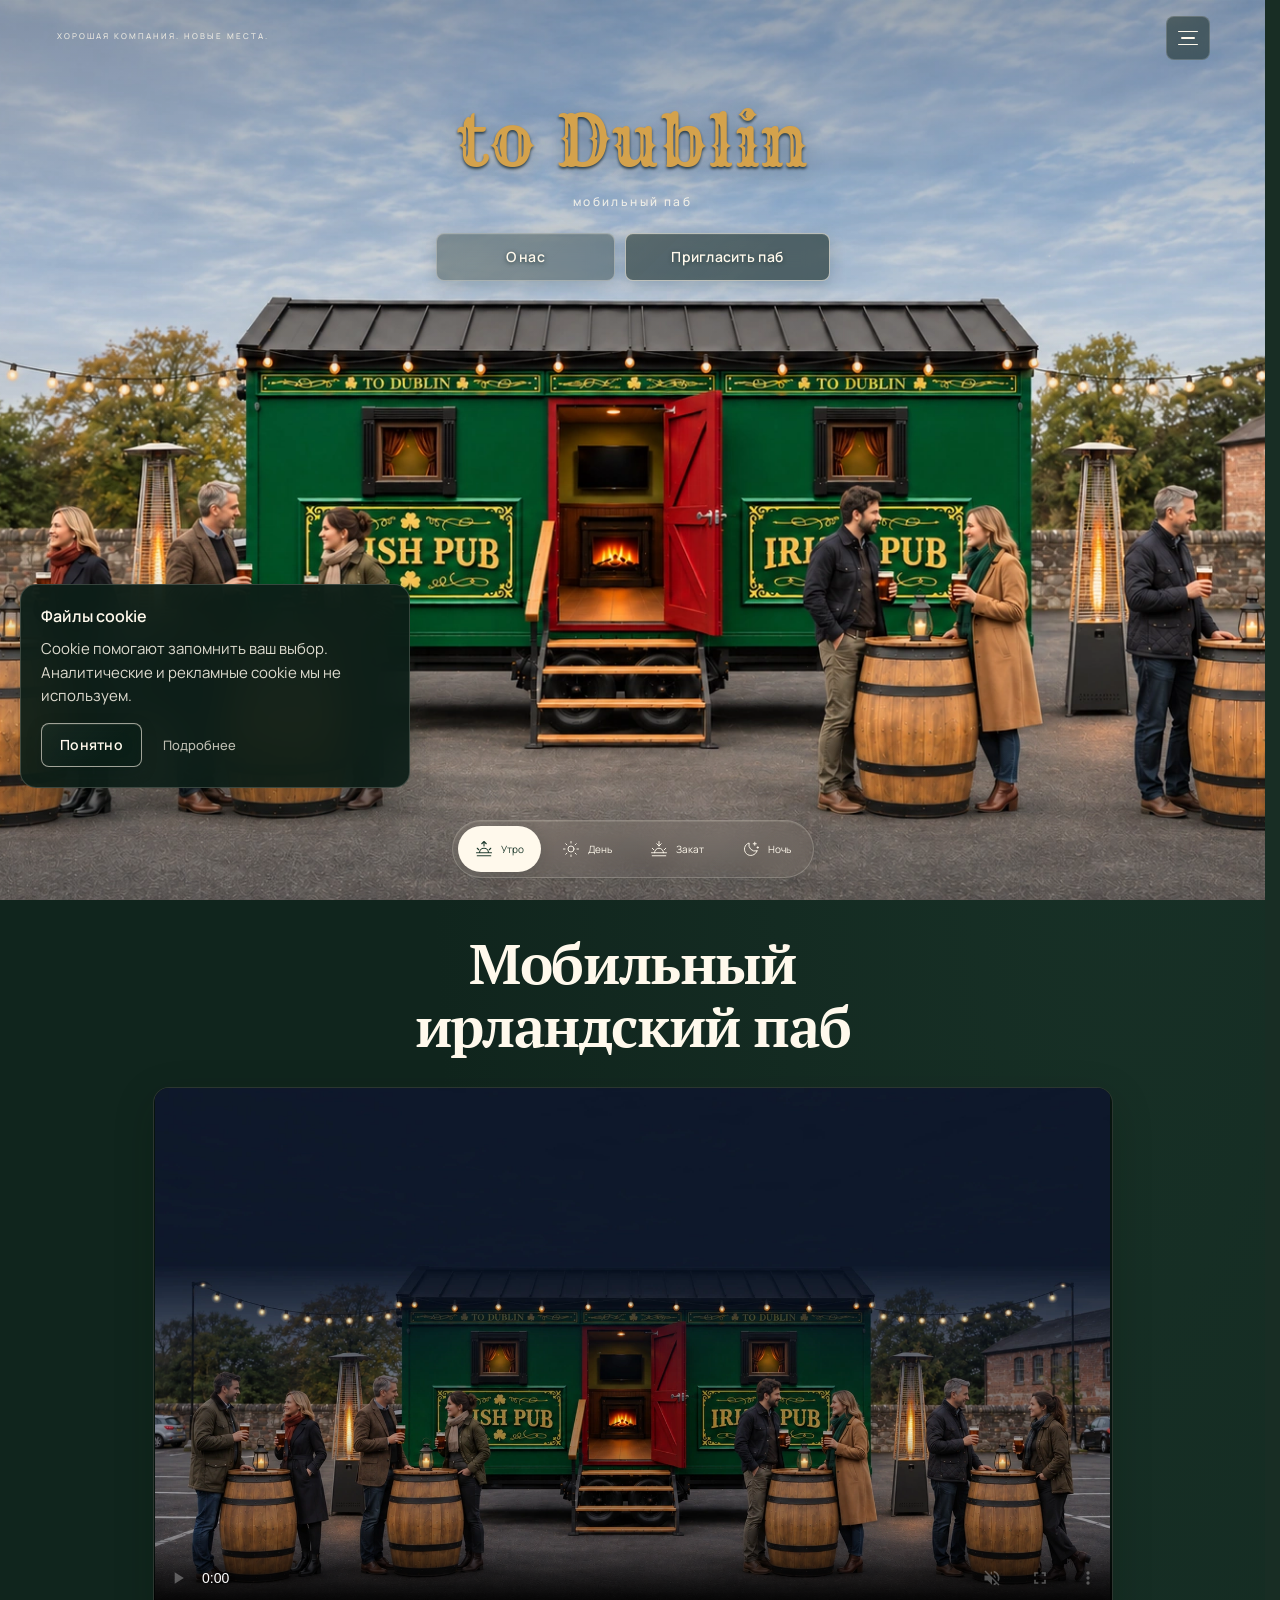
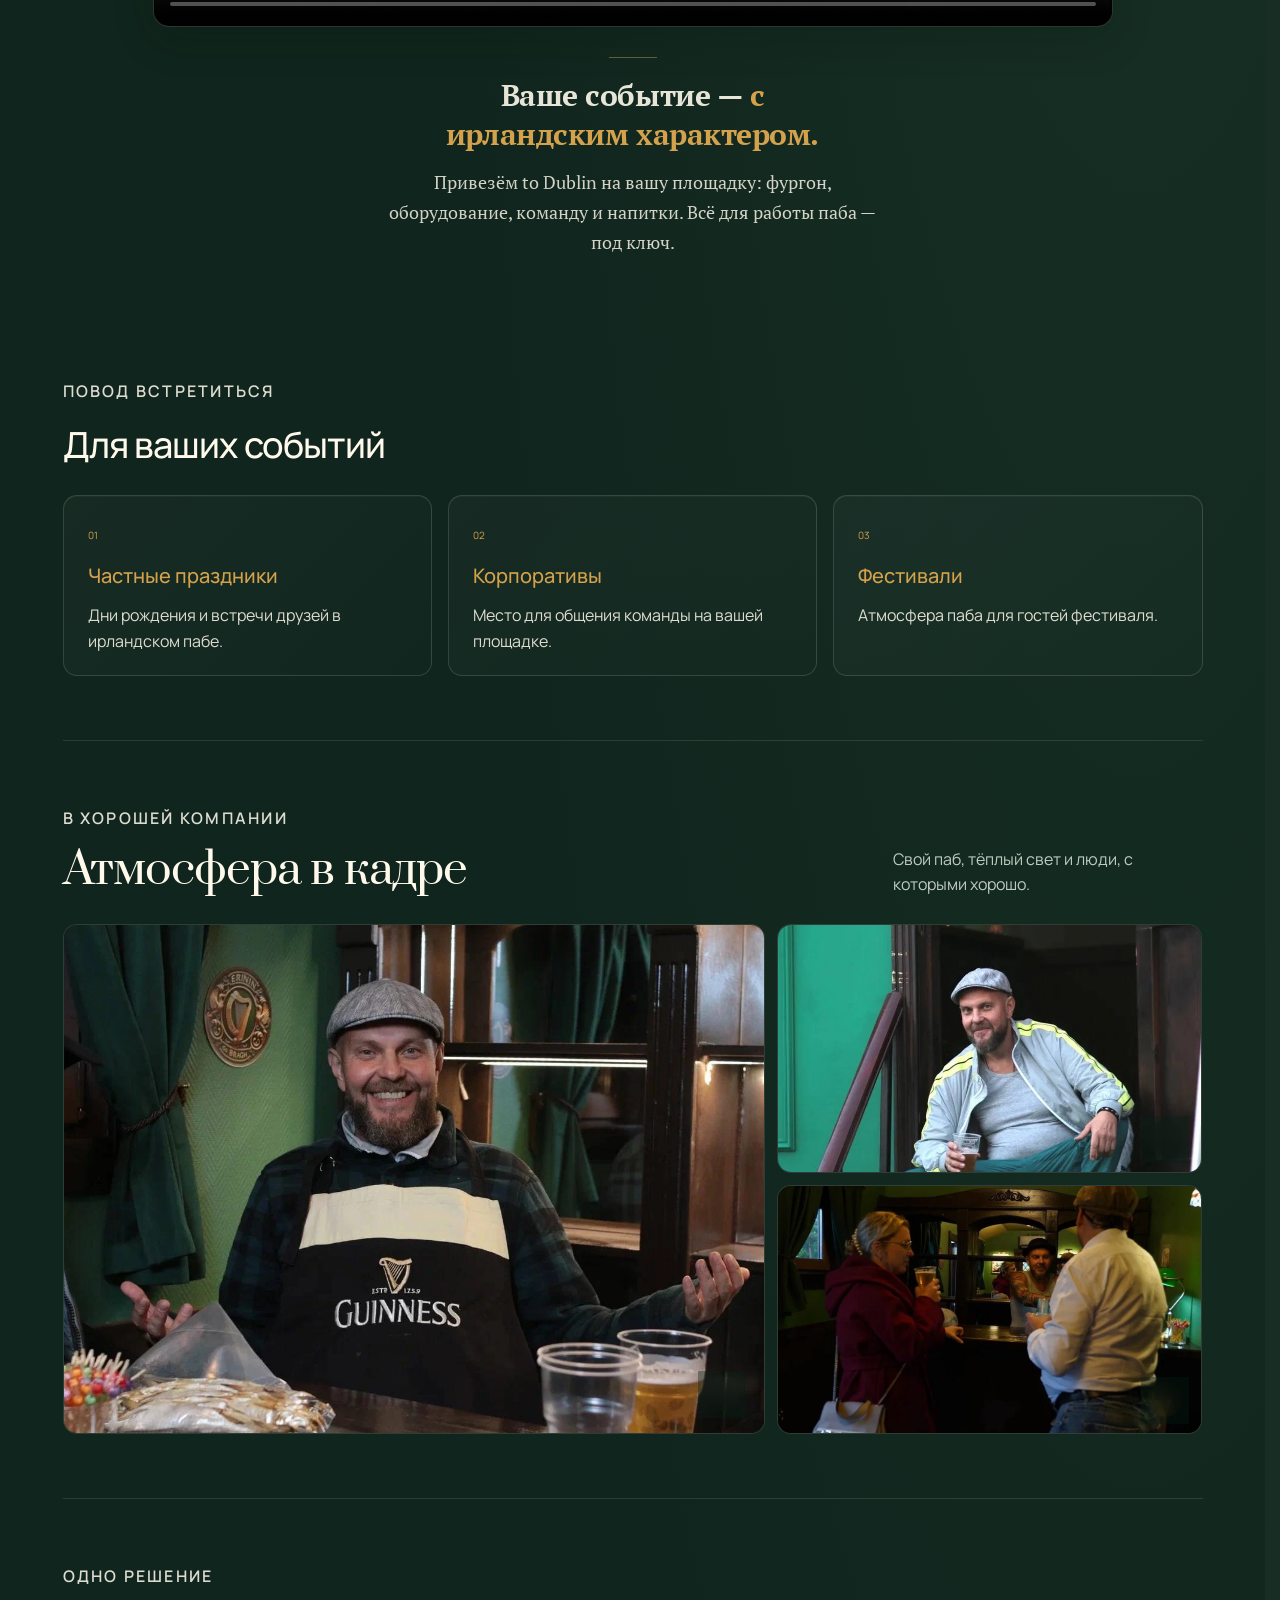
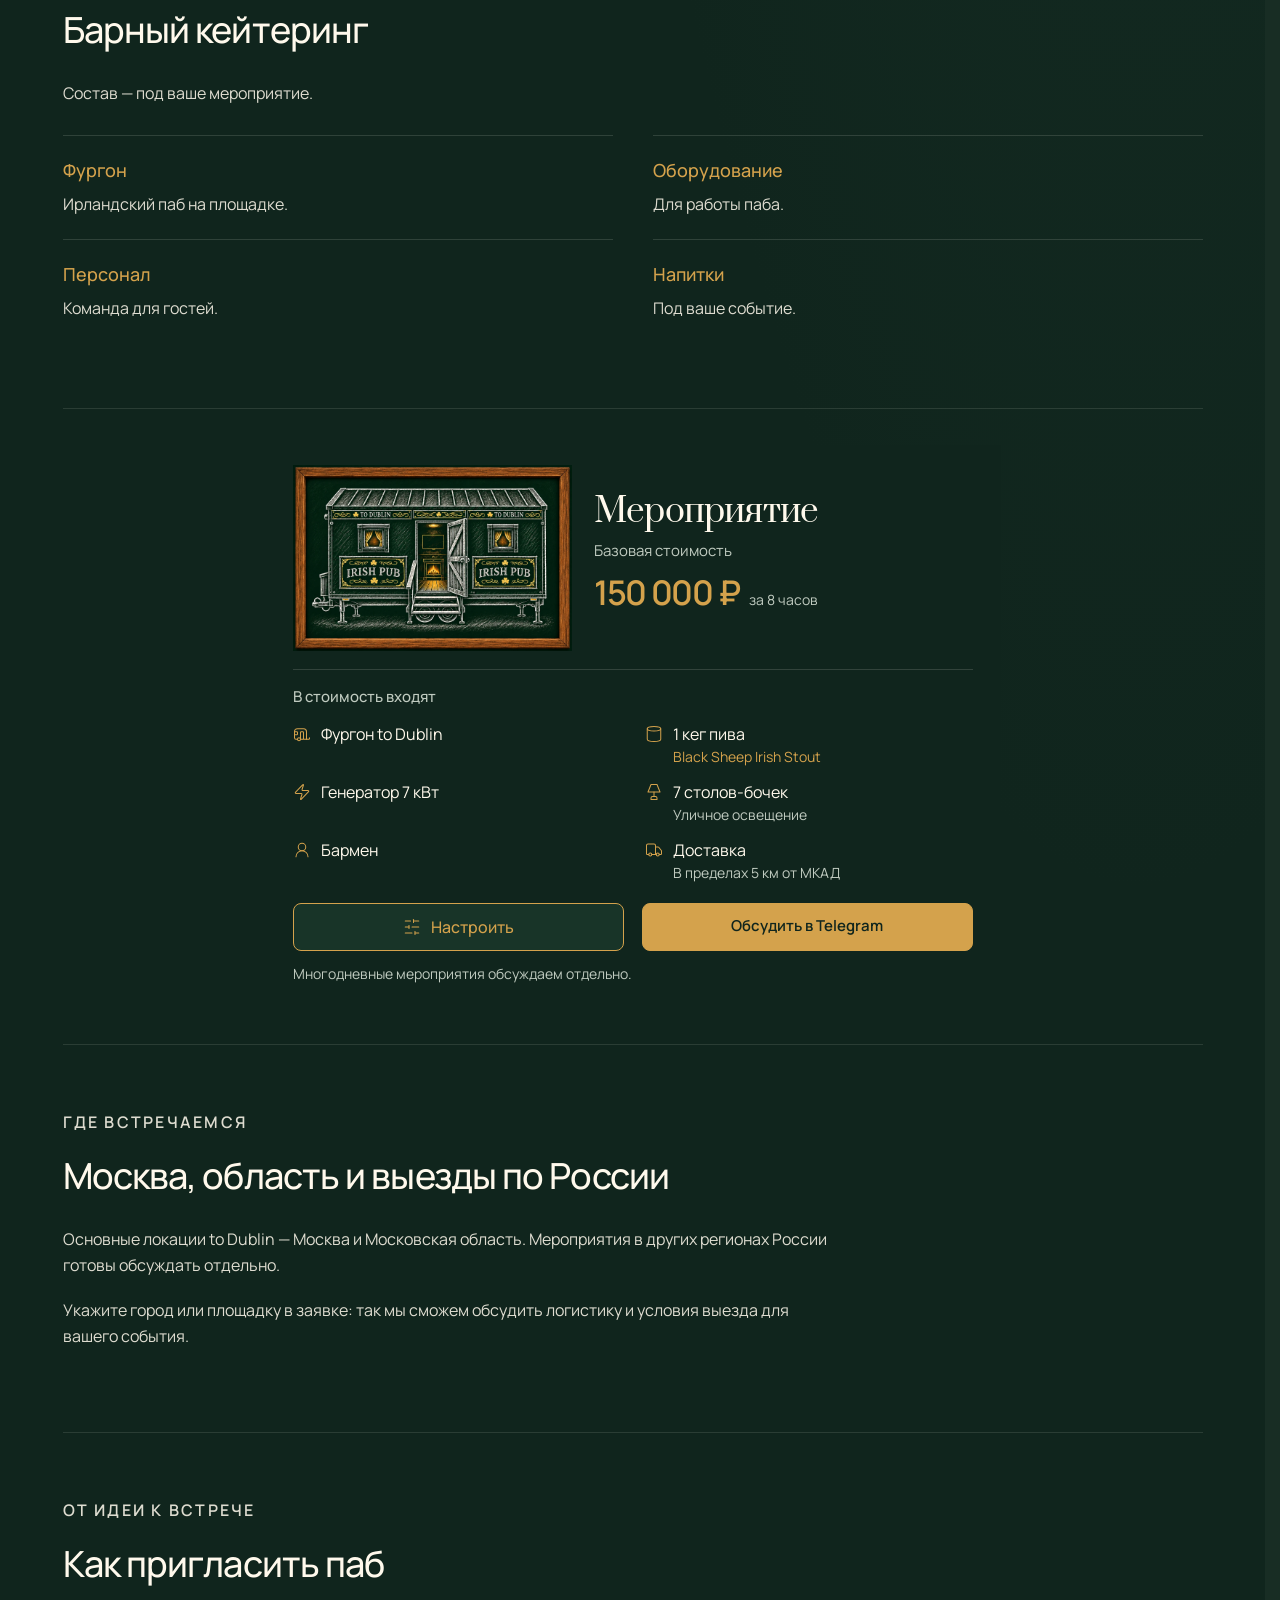
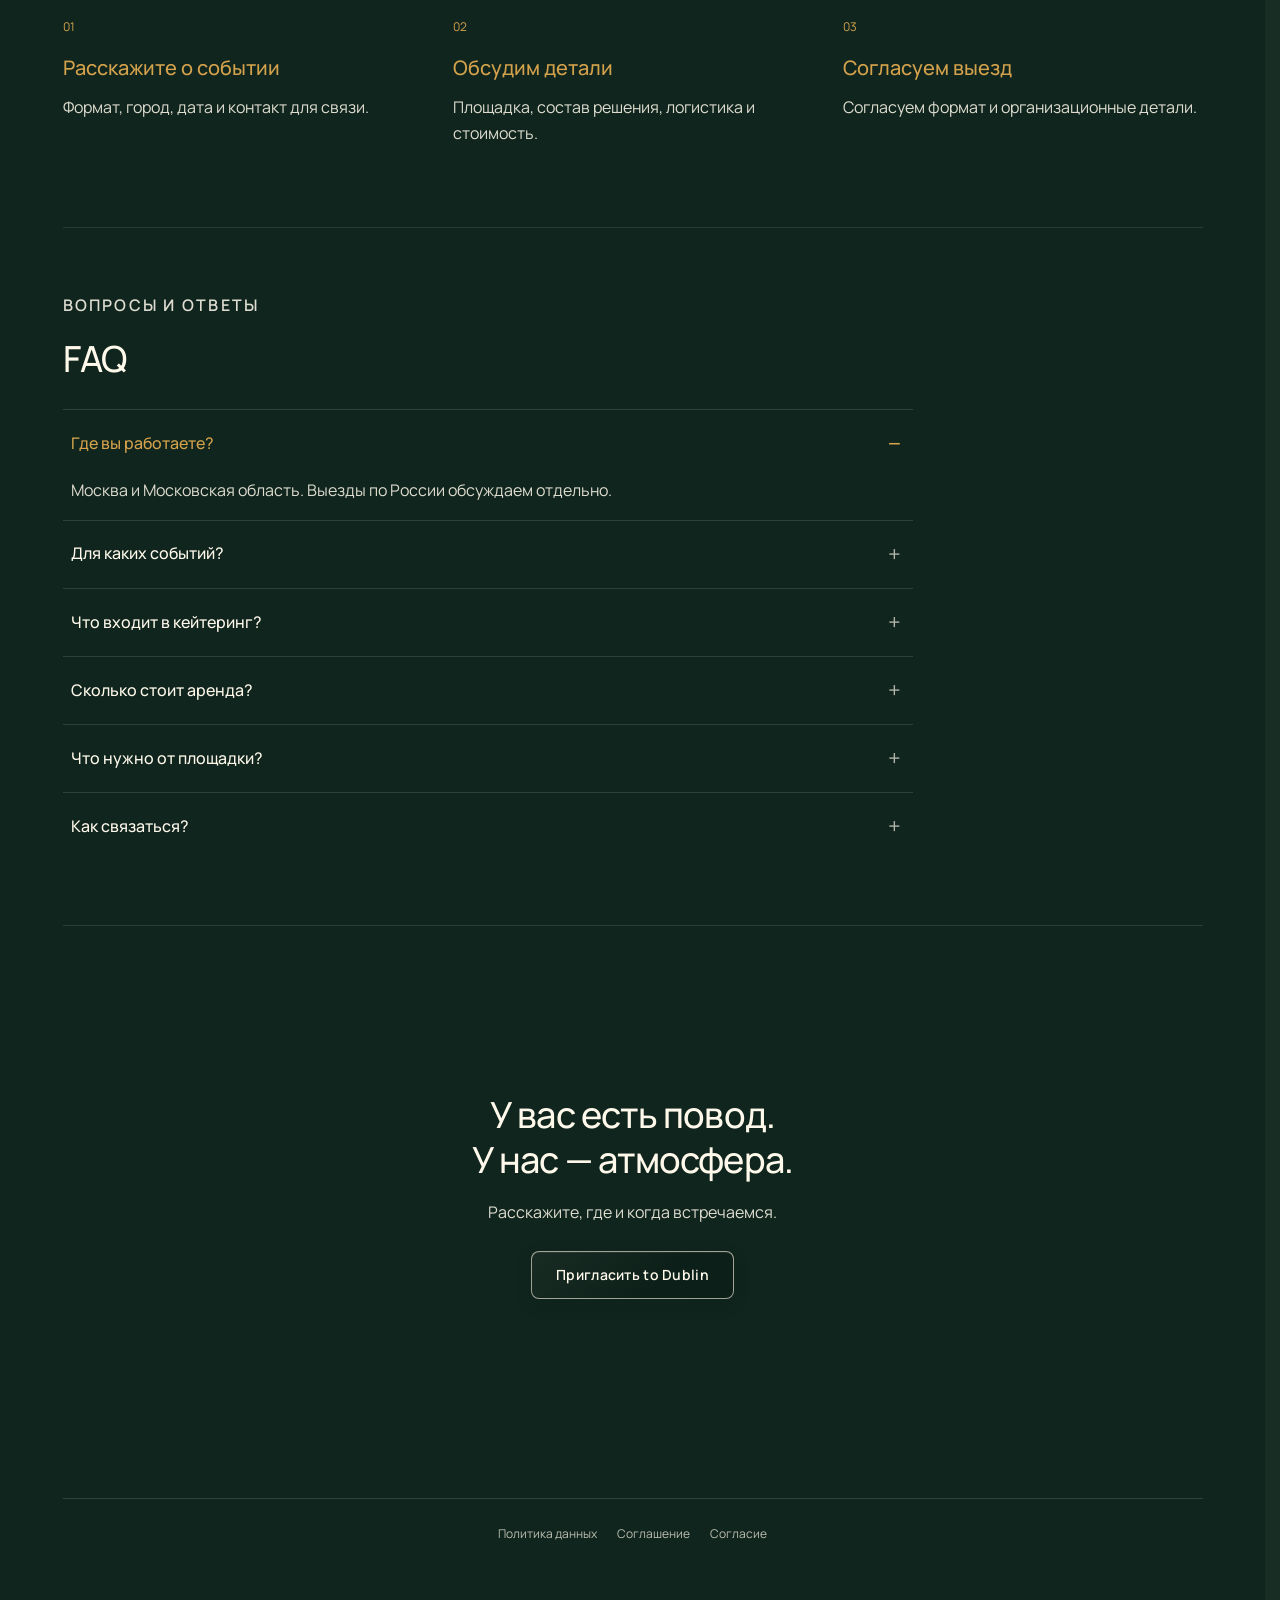
<file: index.html>
<!doctype html>
<html lang="ru" class="content-document unified-document">
<head>
  <meta charset="UTF-8">
  <meta name="viewport" content="width=device-width, initial-scale=1, viewport-fit=cover">
  <meta name="theme-color" content="#182d24">
  <title>to Dublin — мобильный паб и барный кейтеринг в Москве и области</title>
  <meta name="description" content="Выездной барный кейтеринг и мобильный ирландский паб в Москве и области. Фургон, оборудование, персонал и напитки для праздников, корпоративов и фестивалей. Выезды по России — по согласованию.">
  <meta property="og:type" content="website">
  <meta property="og:locale" content="ru_RU">
  <meta property="og:site_name" content="to Dublin">
  <meta property="og:title" content="to Dublin — мобильный паб и барный кейтеринг в Москве и области">
  <meta property="og:description" content="Выездной барный кейтеринг и мобильный ирландский паб в Москве и области. Фургон, оборудование, персонал и напитки для праздников, корпоративов и фестивалей. Выезды по России — по согласованию.">
  <meta name="twitter:card" content="summary_large_image">
  <meta name="twitter:title" content="to Dublin — мобильный паб и барный кейтеринг в Москве и области">
  <meta name="twitter:description" content="Выездной барный кейтеринг и мобильный ирландский паб в Москве и области. Фургон, оборудование, персонал и напитки для праздников, корпоративов и фестивалей. Выезды по России — по согласованию.">
  <link rel="preload" href="fonts/rye-latin-regular.woff2" as="font" type="font/woff2" crossorigin>
  <link rel="stylesheet" href="style.css?v=clean-6">
  <link rel="stylesheet" href="service.css?v=modern-package-1">
  <script type="application/ld+json">{"@context":"https://schema.org","@graph":[{"@type":"Organization","@id":"#organization","name":"to Dublin","description":"Мобильный ирландский паб и выездной барный кейтеринг для мероприятий","contactPoint":{"@type":"ContactPoint","contactType":"Заявки на мероприятия","url":"https://t.me/qwebdog","availableLanguage":"Russian"}},{"@type":"Service","name":"Мобильный паб и выездной барный кейтеринг","serviceType":"Барный кейтеринг и мобильный ирландский паб для частных праздников, корпоративов и фестивалей","provider":{"@id":"#organization"},"areaServed":[{"@type":"City","name":"Москва"},{"@type":"AdministrativeArea","name":"Московская область"}],"description":"Выездной барный кейтеринг и мобильный ирландский паб в Москве и области. Фургон, оборудование, персонал и напитки для праздников, корпоративов и фестивалей. Выезды по России — по согласованию."}]}</script>
  <link rel="stylesheet" href="cookie-notice.css?v=1">
  <link rel="stylesheet" href="legal.css?v=1">
  <link rel="stylesheet" href="unified.css?v=lighting-quality-6">
  <link rel="stylesheet" href="package-offer.css?v=telegram-chat-1">
  <link rel="stylesheet" href="gallery.css?v=gallery-photos-1">
  <meta property="og:image" content="https://qwebdog.github.io/tdpub/social-preview.jpg?v=night-lights-1">
  <meta property="og:image:secure_url" content="https://qwebdog.github.io/tdpub/social-preview.jpg?v=night-lights-1">
  <meta property="og:image:type" content="image/jpeg">
  <meta property="og:image:width" content="1672">
  <meta property="og:image:height" content="941">
  <meta property="og:image:alt" content="Мобильный ирландский паб to Dublin на вечернем мероприятии">
  <meta name="twitter:image" content="https://qwebdog.github.io/tdpub/social-preview.jpg?v=night-lights-1">
  <meta name="twitter:image:alt" content="Мобильный ирландский паб to Dublin на вечернем мероприятии">
  <link rel="icon" href="favicon.ico" sizes="any">
  <link rel="icon" type="image/png" sizes="32x32" href="favicon-32.png">
  <link rel="icon" type="image/svg+xml" href="favicon.svg">
  <link rel="apple-touch-icon" sizes="180x180" href="apple-touch-icon.png">
</head>
<body class="content-page unified-page" data-phase="morning">
  <svg class="icon-library" xmlns="http://www.w3.org/2000/svg" aria-hidden="true">
    <symbol id="icon-sun" viewBox="0 0 24 24"><circle cx="12" cy="12" r="4"/><path d="M12 2v2m0 16v2M2 12h2m16 0h2M5 5l1.5 1.5m11 11L19 19M5 19l1.5-1.5m11-11L19 5"/></symbol>
    <symbol id="icon-sunrise" viewBox="0 0 24 24"><path d="M2 17h20M3 21h18M6 17a6 6 0 0 1 12 0M12 2v6m-3-3 3-3 3 3M3 11l2 2m14 0 2-2"/></symbol>
    <symbol id="icon-sunset" viewBox="0 0 24 24"><path d="M2 17h20M3 21h18M6 17a6 6 0 0 1 12 0M12 2v6m-3-3 3 3 3-3M3 11l2 2m14 0 2-2"/></symbol>
    <symbol id="icon-moon" viewBox="0 0 24 24"><path d="M20 14.5A8.5 8.5 0 0 1 9.5 4a8.5 8.5 0 1 0 10.5 10.5Z"/><path d="M17 3v4m-2-2h4m2 4v2m-1-1h2"/></symbol>
  </svg>
  <a class="skip-link" href="#overview">К информации о пабе</a>
  <header class="service-nav">
    <a class="service-brand" href="#experience" aria-label="to Dublin — главный экран">to Dublin</a>
    <button class="service-menu-toggle" id="serviceMenuToggle" type="button" aria-label="Открыть навигацию" aria-controls="serviceMenu" aria-expanded="false"><span aria-hidden="true"></span><span aria-hidden="true"></span><span aria-hidden="true"></span></button>
  </header>
  <main id="serviceMain" class="service-main unified-main">
  <section class="experience" id="experience" aria-labelledby="brandTitle">
    <div class="scenes" aria-hidden="true">
      <div class="time-scene is-active" data-scene="morning" aria-hidden="false">
        <picture><source media="(max-width: 700px)" srcset="courtyard-morning-busy-mobile.webp?v=night-lights-1"><img class="scene-photo" src="courtyard-morning-busy.webp?v=night-lights-1" alt="" fetchpriority="high" draggable="false"></picture>
      </div>
      <div class="time-scene" data-scene="day" aria-hidden="true">
        <picture><source media="(max-width: 700px)" data-srcset="courtyard-day-busy-mobile.webp?v=night-lights-1"><img class="scene-photo" data-src="courtyard-day-busy.webp?v=night-lights-1" alt="" decoding="async" draggable="false"></picture>
      </div>
      <div class="time-scene" data-scene="sunset" aria-hidden="true">
        <picture><source media="(max-width: 700px)" data-srcset="courtyard-sunset-busy-mobile.webp?v=night-lights-1"><img class="scene-photo" data-src="courtyard-sunset-busy.webp?v=night-lights-1" alt="" decoding="async" draggable="false"></picture>
      </div>
      <div class="time-scene" data-scene="night" aria-hidden="true">
        <picture><source media="(max-width: 700px)" data-srcset="courtyard-night-busy-mobile.webp?v=night-lights-1"><img class="scene-photo" data-src="courtyard-night-busy.webp?v=night-lights-1" alt="" decoding="async" draggable="false"></picture>
      </div>
    </div>
    <div class="scene-shade" aria-hidden="true"></div>
    <canvas id="ambient" aria-hidden="true"></canvas>
    <header class="site-header">
      <span class="header-note">ХОРОШАЯ КОМПАНИЯ. НОВЫЕ МЕСТА.</span>
    </header>
    <div class="hero-copy">
      <h1 class="brand-title" id="brandTitle">to Dublin</h1>
      <p class="brand-subtitle">мобильный паб</p>
      <div class="hero-actions">
        <a class="primary-button about-link" href="#overview">О нас</a>
        <a class="primary-button invite-link" href="https://t.me/qwebdog" target="_blank" rel="noopener noreferrer" aria-label="Пригласить паб — открыть чат в Telegram">Пригласить паб</a>
      </div>
    </div>
    <footer class="scene-footer">
      <nav class="time-dock glass" aria-label="Выбрать время суток">
        <button class="time-button is-active" data-phase="morning" aria-pressed="true"><svg aria-hidden="true"><use href="#icon-sunrise"/></svg><span>Утро</span></button>
        <button class="time-button" data-phase="day" aria-pressed="false"><svg aria-hidden="true"><use href="#icon-sun"/></svg><span>День</span></button>
        <button class="time-button" data-phase="sunset" aria-pressed="false"><svg aria-hidden="true"><use href="#icon-sunset"/></svg><span>Закат</span></button>
        <button class="time-button" data-phase="night" aria-pressed="false"><svg aria-hidden="true"><use href="#icon-moon"/></svg><span>Ночь</span></button>
      </nav>
      <p class="visually-hidden" id="sceneStatus" role="status" aria-live="polite"></p>
    </footer>
  </section>
    <section class="service-intro" id="overview" aria-labelledby="serviceTitle">
      <div class="service-intro-heading">
        <h2 id="serviceTitle">Мобильный ирландский паб</h2>
      </div>
      <video class="service-photo service-video" data-src="media/pub-atmosphere.mp4" width="1280" height="720" data-poster="courtyard-night-busy.webp?v=night-lights-1" autoplay muted loop playsinline controls preload="none" aria-label="Видео о мобильном пабе to Dublin"></video>
      <div class="service-intro-copy">
        <p class="service-lead">Ваше событие — <span>с ирландским характером.</span></p>
        <p class="service-intro-description">Привезём to Dublin на вашу площадку: фургон, оборудование, команду и напитки. Всё для работы паба — под ключ.</p>
      </div>
    </section>
    <section class="service-section" id="format">
      <p class="service-eyebrow">Повод встретиться</p>
      <h2>Для ваших событий</h2>
      <div class="service-cards">
        <article><span>01</span><h3>Частные праздники</h3><p>Дни рождения и встречи друзей в ирландском пабе.</p></article>
        <article><span>02</span><h3>Корпоративы</h3><p>Место для общения команды на вашей площадке.</p></article>
        <article><span>03</span><h3>Фестивали</h3><p>Атмосфера паба для гостей фестиваля.</p></article>
      </div>
    </section>
    <section class="service-section td-gallery" id="gallery" aria-labelledby="galleryTitle" data-gallery-state="awaiting-photos" hidden>
      <div class="td-gallery-header">
        <div>
          <p class="service-eyebrow">В хорошей компании</p>
          <h2 id="galleryTitle">Атмосфера в кадре</h2>
        </div>
        <p class="td-gallery-description">Свой паб, тёплый свет и люди, с которыми хорошо.</p>
      </div>
      <div class="td-gallery-grid"></div>
    </section>
    <section class="service-section" id="included">
      <p class="service-eyebrow">Одно решение</p>
      <h2>Барный кейтеринг</h2>
      <p class="service-section-lead">Состав — под ваше мероприятие.</p>
      <dl class="service-inclusions">
        <div><dt>Фургон</dt><dd>Ирландский паб на площадке.</dd></div>
        <div><dt>Оборудование</dt><dd>Для работы паба.</dd></div>
        <div><dt>Персонал</dt><dd>Команда для гостей.</dd></div>
        <div><dt>Напитки</dt><dd>Под ваше событие.</dd></div>
      </dl>
    </section>
    <section class="service-section package-section" id="package" aria-labelledby="td-package-heading">
<div id="td-configurator-request" class="package-offer">
  
  <section class="td-product" aria-label="Предложение to Dublin с конструктором комплекта">
    <div id="td-offer-panel">
    <div class="td-overview">
    <div class="td-art">
    <img class="td-painting" src="assets/package-chalkboard.webp" loading="lazy" decoding="async" width="1536" height="1024" alt="Меловой рисунок фургона to Dublin в деревянной раме">
    </div>
    <div class="td-overview-copy">
    <header class="td-offer-heading">
      <h2 id="td-package-heading" aria-label="Название комплекта">Мероприятие</h2>
      <p class="td-offer-description">Базовая стоимость</p>
      <p class="td-base-price"><span id="td-base-price-value">150 000 ₽</span><span class="td-price-note">за 8 часов</span></p>
    </header>
    </div>
    </div>
    <section class="td-included" aria-labelledby="td-included-heading">
      <h3 class="td-included-heading" id="td-included-heading">В стоимость входят</h3>
      <ul class="td-specs">
        <li><svg class="td-icon" width="24" height="24" viewBox="0 0 24 24" fill="none" stroke="currentColor" stroke-width="2" stroke-linecap="round" stroke-linejoin="round" aria-hidden="true" focusable="false">
  <path d="M18 19V9a4 4 0 0 0-4-4H6a4 4 0 0 0-4 4v8a2 2 0 0 0 2 2h2" />
  <path d="M2 9h3a1 1 0 0 1 1 1v2a1 1 0 0 1-1 1H2" />
  <path d="M22 17v1a1 1 0 0 1-1 1H10v-9a1 1 0 0 1 1-1h2a1 1 0 0 1 1 1v9" />
  <circle cx="8" cy="19" r="2" />
</svg><span>Фургон to Dublin</span></li>
        <li><svg class="td-icon" width="24" height="24" viewBox="0 0 24 24" fill="none" stroke="currentColor" stroke-width="2" stroke-linecap="round" stroke-linejoin="round" aria-hidden="true" focusable="false">
  <ellipse cx="12" cy="5" rx="9" ry="3" />
  <path d="M3 5v14a9 3 0 0 0 18 0V5" />
</svg><span>1 кег пива<span class="td-beer-name">Black Sheep Irish Stout</span></span></li>
        <li><svg class="td-icon" width="24" height="24" viewBox="0 0 24 24" fill="none" stroke="currentColor" stroke-width="2" stroke-linecap="round" stroke-linejoin="round" aria-hidden="true" focusable="false">
  <path d="M4 14a1 1 0 0 1-.78-1.63l9.9-10.2a.5.5 0 0 1 .86.46l-1.92 6.02A1 1 0 0 0 13 10h7a1 1 0 0 1 .78 1.63l-9.9 10.2a.5.5 0 0 1-.86-.46l1.92-6.02A1 1 0 0 0 11 14z" />
</svg><span>Генератор 7 кВт</span></li>
        <li><svg class="td-icon" width="24" height="24" viewBox="0 0 24 24" fill="none" stroke="currentColor" stroke-width="2" stroke-linecap="round" stroke-linejoin="round" aria-hidden="true" focusable="false">
  <path d="M8 2h8l4 10H4L8 2Z" />
  <path d="M12 12v6" />
  <path d="M8 22v-2c0-1.1.9-2 2-2h4a2 2 0 0 1 2 2v2H8Z" />
</svg><span>7 столов-бочек<span class="td-spec-note">Уличное освещение</span></span></li>
        <li><svg class="td-icon" width="24" height="24" viewBox="0 0 24 24" fill="none" stroke="currentColor" stroke-width="2" stroke-linecap="round" stroke-linejoin="round" aria-hidden="true" focusable="false">
  <circle cx="12" cy="8" r="5" />
  <path d="M20 21a8 8 0 0 0-16 0" />
</svg><span>Бармен</span></li>
        <li><svg class="td-icon" width="24" height="24" viewBox="0 0 24 24" fill="none" stroke="currentColor" stroke-width="2" stroke-linecap="round" stroke-linejoin="round" aria-hidden="true" focusable="false">
  <path d="M14 18V6a2 2 0 0 0-2-2H4a2 2 0 0 0-2 2v11a1 1 0 0 0 1 1h2" />
  <path d="M15 18H9" />
  <path d="M19 18h2a1 1 0 0 0 1-1v-3.65a1 1 0 0 0-.22-.624l-3.48-4.35A1 1 0 0 0 17.52 8H14" />
  <circle cx="17" cy="18" r="2" />
  <circle cx="7" cy="18" r="2" />
</svg><span>Доставка<span class="td-spec-note">В пределах 5 км от МКАД</span></span></li>
      </ul>
    </section>
    <div class="td-configure-actions">
      <button class="td-configure cursor-interaction" id="td-configure" type="button" aria-expanded="false" aria-controls="td-builder-panel"><svg class="td-icon" width="24" height="24" viewBox="0 0 24 24" fill="none" stroke="currentColor" stroke-width="2" stroke-linecap="round" stroke-linejoin="round" aria-hidden="true" focusable="false">
  <line x1="21" x2="14" y1="4" y2="4" />
  <line x1="10" x2="3" y1="4" y2="4" />
  <line x1="21" x2="12" y1="12" y2="12" />
  <line x1="8" x2="3" y1="12" y2="12" />
  <line x1="21" x2="16" y1="20" y2="20" />
  <line x1="12" x2="3" y1="20" y2="20" />
  <line x1="14" x2="14" y1="2" y2="6" />
  <line x1="8" x2="8" y1="10" y2="14" />
  <line x1="16" x2="16" y1="18" y2="22" />
</svg><span id="td-configure-label">Настроить</span></button>
      <a class="td-request-button cursor-interaction" id="td-request-base" href="https://t.me/qwebdog" target="_blank" rel="noopener noreferrer">Обсудить в Telegram</a>
      <p class="td-selected-summary" id="td-selected-summary" role="status" aria-live="polite" hidden></p>
    </div>
    <section class="td-builder" id="td-builder-panel" aria-labelledby="td-builder-heading" hidden>
      <h3 class="td-builder-title" id="td-builder-heading">Состав и длительность</h3>
      <div class="td-builder-grid">
        <div class="td-fields">
          <div class="td-field td-generator-field">
            <div class="td-field-copy">
            <p class="td-field-name" id="td-generator-label">Генератор 7 кВт</p>
            <p class="td-help" id="td-generator-help">Без него: −20 000 ₽</p>
            </div>
            <button class="td-remove cursor-interaction" id="td-generator-remove" type="button" aria-label="Убрать генератор из комплекта" aria-describedby="td-generator-help" aria-pressed="false">Не нужен</button>
            <output id="td-generator-value" class="td-screenreader" for="td-generator-remove">Генератор в комплекте</output>
          </div>
          <div class="td-field">
            <div class="td-field-copy">
            <label class="td-field-name" for="td-barrels">Столы-бочки</label>
            <p id="td-barrels-help" class="td-help">−5 000 ₽ за каждый убранный стол</p>
            </div>
            <div class="td-control-row">
              <div class="td-stepper">
                <button class="td-step-button cursor-interaction" id="td-barrels-minus" type="button" aria-label="Убрать один стол-бочку" aria-controls="td-barrels">−</button>
                <input class="td-number" id="td-barrels" type="number" inputmode="numeric" min="0" max="7" step="1" value="7" aria-describedby="td-barrels-help td-barrels-error">
                <button class="td-step-button cursor-interaction" id="td-barrels-plus" type="button" aria-label="Добавить один стол-бочку" aria-controls="td-barrels" disabled>+</button>
              </div>
              <output id="td-barrels-value" class="td-screenreader" for="td-barrels">Все 7 включены</output>
            </div>
            <p class="td-error" id="td-barrels-error" role="alert" hidden></p>
          </div>
          <div class="td-field">
            <div class="td-field-copy">
            <label class="td-field-name" for="td-kegs">Кеги пива</label>
            <p class="td-help" id="td-kegs-help">Первый включён<br>+9 000 ₽ за дополнительный</p>
            </div>
            <div class="td-control-row">
              <div class="td-stepper">
                <button class="td-step-button cursor-interaction" id="td-kegs-minus" type="button" aria-label="Убрать один дополнительный кег" aria-controls="td-kegs" disabled>−</button>
                <input class="td-number" id="td-kegs" type="number" inputmode="numeric" min="1" step="1" value="1" aria-describedby="td-kegs-help td-kegs-error td-beer-caption">
                <button class="td-step-button cursor-interaction" id="td-kegs-plus" type="button" aria-label="Добавить один кег" aria-controls="td-kegs">+</button>
              </div>
              <output id="td-kegs-value" class="td-screenreader" for="td-kegs">1 кег включён</output>
            </div>
            <p class="td-beer-caption" id="td-beer-caption">Black Sheep Irish Stout</p>
            <p class="td-error" id="td-kegs-error" role="alert" hidden></p>
          </div>
          <div class="td-field td-hours-field" id="td-hours-field">
            <div class="td-field-copy">
            <label class="td-field-name" for="td-hours">Продление</label>
            <p id="td-hours-help" class="td-help">+15 000 ₽ за час</p>
            </div>
            <div class="td-control-row">
              <div class="td-stepper">
                <button class="td-step-button cursor-interaction" id="td-hours-minus" type="button" aria-label="Убрать один дополнительный час" aria-controls="td-hours" disabled>−</button>
                <input class="td-number" id="td-hours" type="number" inputmode="numeric" min="0" max="16" step="1" value="0" aria-describedby="td-hours-help td-hours-error">
                <button class="td-step-button cursor-interaction" id="td-hours-plus" type="button" aria-label="Добавить один час" aria-controls="td-hours">+</button>
              </div>
              <output id="td-hours-value" class="td-screenreader" for="td-hours">Без продления</output>
            </div>
            <p class="td-error" id="td-hours-error" role="alert" hidden></p>
          </div>
          <div class="td-field">
            <p class="td-screenreader" id="td-days-label">Длительность мероприятия</p>
            <div class="td-days" role="group" aria-labelledby="td-days-label">
              <button class="td-day-button cursor-interaction" id="td-single-day" type="button" aria-pressed="true">Один день</button>
              <button class="td-day-button cursor-interaction" id="td-multi-day" type="button" aria-pressed="false">Несколько дней</button>
            </div>
          </div>
        </div>
        <aside class="td-quote" aria-label="Расчёт выбранного комплекта">
          <p class="td-quote-label">Итого</p>
          <output class="td-total" id="td-total" aria-live="polite" aria-atomic="true">150 000 ₽</output>
          <p class="td-duration" id="td-duration">Всего 8 часов</p>
          <dl class="td-breakdown" id="td-breakdown" hidden>
            <div><dt id="td-base-label">Базовые 8 часов</dt><dd id="td-base-breakdown-value">150 000 ₽</dd></div>
            <div id="td-hours-row" hidden><dt id="td-extension-label">Продление</dt><dd id="td-hours-charge">0 ₽</dd></div>
            <div id="td-generator-row" hidden><dt>Без генератора</dt><dd id="td-generator-discount-value">−20 000 ₽</dd></div>
            <div id="td-barrels-row" hidden><dt id="td-removed-label">Убрано бочек: 0</dt><dd id="td-barrels-saving">0 ₽</dd></div>
            <div id="td-kegs-row" hidden><dt id="td-kegs-label">Дополнительные кеги</dt><dd id="td-kegs-charge">0 ₽</dd></div>
          </dl>
          <a class="td-request-button cursor-interaction" id="td-request-open" href="https://t.me/qwebdog" target="_blank" rel="noopener noreferrer">Обсудить в Telegram</a>
        </aside>
      </div>
    </section>
    <p class="td-day-note">Многодневные мероприятия обсуждаем отдельно.</p>
    </div>

  </section>
  
</div>
    </section>
    <section class="service-section service-area" id="geography">
      <p class="service-eyebrow">Где встречаемся</p>
      <h2>Москва, область и выезды по России</h2>
      <p>Основные локации to Dublin — Москва и Московская область. Мероприятия в других регионах России готовы обсуждать отдельно.</p>
      <p>Укажите город или площадку в заявке: так мы сможем обсудить логистику и условия выезда для вашего события.</p>
    </section>
    <section class="service-section" id="booking">
      <p class="service-eyebrow">От идеи к встрече</p>
      <h2>Как пригласить паб</h2>
      <ol class="service-process">
        <li><h3>Расскажите о событии</h3><p>Формат, город, дата и контакт для связи.</p></li>
        <li><h3>Обсудим детали</h3><p>Площадка, состав решения, логистика и стоимость.</p></li>
        <li><h3>Согласуем выезд</h3><p>Согласуем формат и организационные детали.</p></li>
      </ol>
    </section>
    <section class="service-section service-faq" id="questions">
      <p class="service-eyebrow">Вопросы и ответы</p>
      <h2>FAQ</h2>
      <details name="faq" open><summary>Где вы работаете?</summary><p>Москва и Московская область. Выезды по России обсуждаем отдельно.</p></details>
      <details name="faq"><summary>Для каких событий?</summary><p>Частные праздники, корпоративы и фестивали. Другой повод? Расскажите о нём в заявке.</p></details>
      <details name="faq"><summary>Что входит в кейтеринг?</summary><p>Мобильный паб, оборудование, персонал и напитки. Состав и условия согласуем под ваше событие.</p></details>
      <details name="faq" id="event-questions"><summary>Сколько стоит аренда?</summary><p>Базовая стоимость — <span id="td-faq-base-price">150&nbsp;000&nbsp;₽</span> за 8 часов. Продление — <span id="td-faq-extra-hour-price">15&nbsp;000&nbsp;₽</span> за каждый следующий час. Многодневные мероприятия обсуждаем отдельно. <a href="#package">Состав и расчёт стоимости</a>.</p></details>
      <details name="faq"><summary>Что нужно от площадки?</summary><p>Укажите город или площадку. Подъезд, размещение и условия работы паба обсудим при согласовании.</p></details>
      <details name="faq"><summary>Как связаться?</summary><p>Нажмите «Пригласить паб» или «Обсудить в Telegram» — откроется наш чат. Напишите о мероприятии, приглашении на фестиваль или предложении о сотрудничестве.</p></details>
    </section>
    <section class="service-final" id="invitation">
      <h2>У вас есть повод.<br>У нас — атмосфера.</h2>
      <p>Расскажите, где и когда встречаемся.</p>
      <a class="primary-button" href="https://t.me/qwebdog" target="_blank" rel="noopener noreferrer" aria-label="Пригласить to Dublin — открыть чат в Telegram">Пригласить to Dublin</a>
    </section>
  </main>
  <footer class="site-legal-footer"><nav class="legal-links" aria-label="Правовая информация"><a href="privacy.html" aria-label="Политика обработки персональных данных">Политика данных</a><a href="terms.html" aria-label="Соглашение об использовании сайта и подаче заявки">Соглашение</a><a href="consent.html" aria-label="Согласие на обработку персональных данных">Согласие</a></nav></footer>
  <div class="service-bottom-actions">
    <a class="primary-button service-invite-button" href="https://t.me/qwebdog" target="_blank" rel="noopener noreferrer" aria-label="Пригласить паб — открыть чат в Telegram">Пригласить паб</a>
  </div>
  <dialog id="galleryLightbox" class="td-gallery-lightbox" aria-labelledby="galleryLightboxTitle" aria-describedby="galleryCaption">
    <div class="td-gallery-lightbox-header">
      <p id="galleryLightboxTitle">to Dublin · в кадре</p>
      <button class="td-gallery-close cursor-interaction" type="button" data-gallery-close aria-label="Закрыть фотографии" autofocus>×</button>
    </div>
    <div class="td-gallery-viewport">
      <img id="galleryPhoto" alt="" decoding="async">
      <p class="td-gallery-loading" id="galleryLoading" role="status" aria-live="polite" hidden></p>
    </div>
    <div class="td-gallery-lightbox-footer">
      <div class="td-gallery-lightbox-caption">
        <p id="galleryCaption" hidden></p>
        <span id="galleryPosition" aria-live="polite"></span>
      </div>
      <div class="td-gallery-controls" aria-label="Перелистывание фотографий">
        <button class="td-gallery-control cursor-interaction" type="button" data-gallery-previous>Назад</button>
        <button class="td-gallery-control cursor-interaction" type="button" data-gallery-next>Далее</button>
      </div>
    </div>
  </dialog>
  <dialog id="serviceMenu" class="service-menu" aria-labelledby="serviceMenuTitle">
    <div class="service-menu-heading">
      <p id="serviceMenuTitle">Разделы страницы</p>
      <button class="service-menu-close" type="button" aria-label="Закрыть навигацию"><span aria-hidden="true"></span><span aria-hidden="true"></span></button>
    </div>
    <nav aria-label="Разделы страницы">
      <a href="#experience">Главный экран</a>
      <a href="#overview">О пабе</a>
      <a href="#format">Форматы мероприятий</a>
      <a href="#gallery" hidden>Фотографии</a>
      <a href="#included">Барный кейтеринг</a>
      <a href="#package">Мероприятие и стоимость</a>
      <a href="#geography">География</a>
      <a href="#booking">Как пригласить</a>
      <a href="#questions">FAQ</a>
      <a href="#invitation">Обсудить событие</a>
    </nav>
  </dialog>
  <script src="media-loader.js?v=1"></script>
  <script src="app.js?v=clean-hero-12"></script>
  <script src="site-content.js?v=admin-content-1"></script>
  <script src="package-offer.js?v=admin-content-1"></script>
  <script src="gallery.js?v=gallery-photos-1"></script>
  <script src="service-panels.js?v=admin-content-1"></script>
  <script src="cookie-notice.js?v=1"></script>
</body>
</html>
</file>
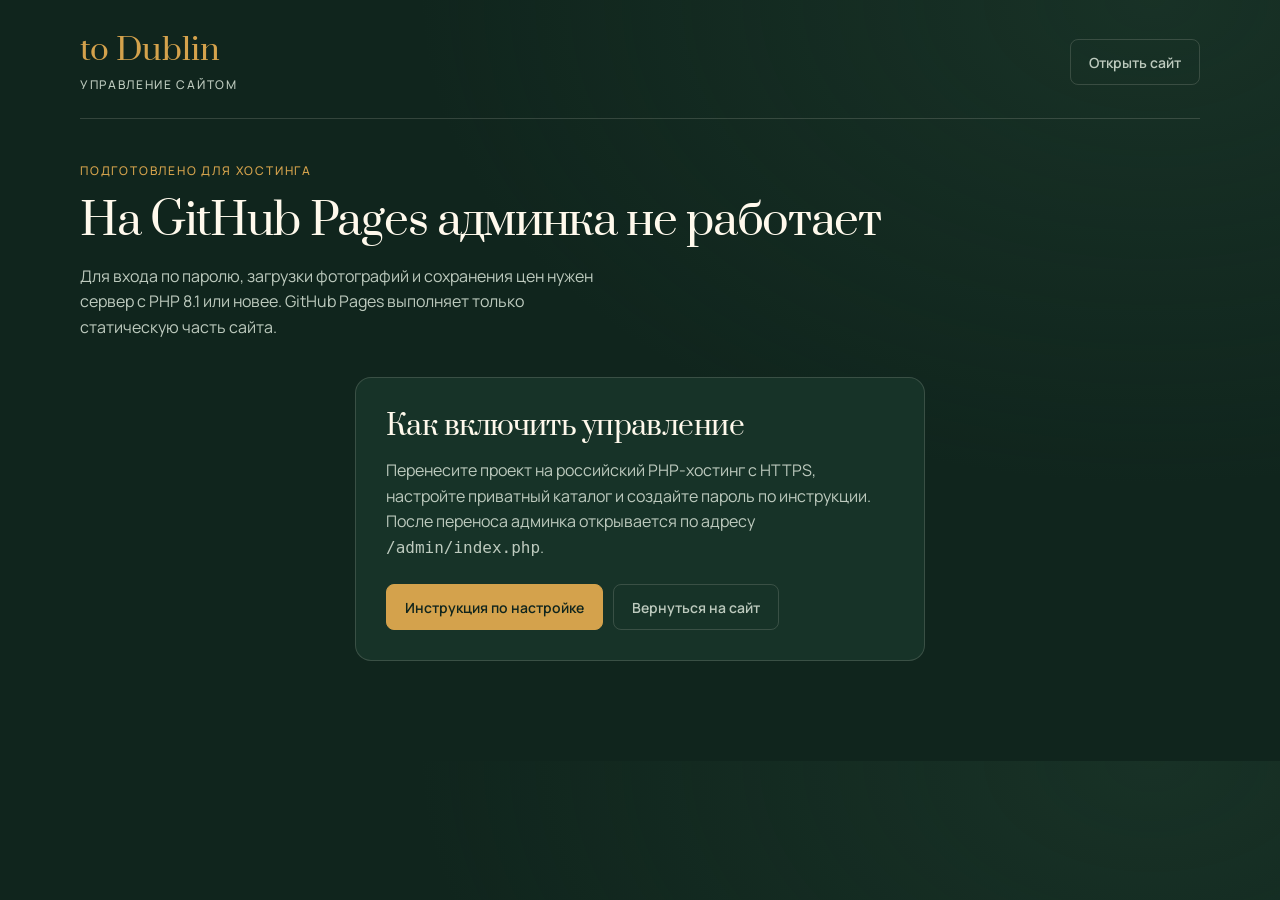
<file: admin/index.html>
<!doctype html>
<html lang="ru">
<head>
  <meta charset="utf-8">
  <meta name="viewport" content="width=device-width,initial-scale=1">
  <meta name="robots" content="noindex,nofollow,noarchive">
  <meta name="referrer" content="same-origin">
  <meta http-equiv="Content-Security-Policy" content="default-src 'self'; style-src 'self'; img-src 'self'; font-src 'self'; object-src 'none'; base-uri 'self'">
  <title>Админка после переноса на хостинг — to Dublin</title>
  <link rel="icon" href="../favicon.svg" type="image/svg+xml">
  <link rel="stylesheet" href="admin.css?v=1">
</head>
<body>
  <header class="admin-header">
    <a class="admin-brand" href="../index.html">to Dublin<span>управление сайтом</span></a>
    <a class="button button-quiet" href="../index.html">Открыть сайт</a>
  </header>
  <main class="admin-main">
    <div class="page-heading">
      <p class="eyebrow">Подготовлено для хостинга</p>
      <h1>На GitHub Pages админка не работает</h1>
      <p>Для входа по паролю, загрузки фотографий и сохранения цен нужен сервер с PHP 8.1 или новее. GitHub Pages выполняет только статическую часть сайта.</p>
    </div>
    <section class="access-panel" aria-labelledby="migrationTitle">
      <h2 id="migrationTitle">Как включить управление</h2>
      <p>Перенесите проект на российский PHP-хостинг с HTTPS, настройте приватный каталог и создайте пароль по инструкции. После переноса админка открывается по адресу <code>/admin/index.php</code>.</p>
      <div class="access-actions">
        <a class="button button-primary" href="https://github.com/qWebDog/tdpub/blob/main/admin/README.md" target="_blank" rel="noopener noreferrer">Инструкция по настройке</a>
        <a class="button button-quiet" href="../index.html">Вернуться на сайт</a>
      </div>
    </section>
  </main>
</body>
</html>
</file>
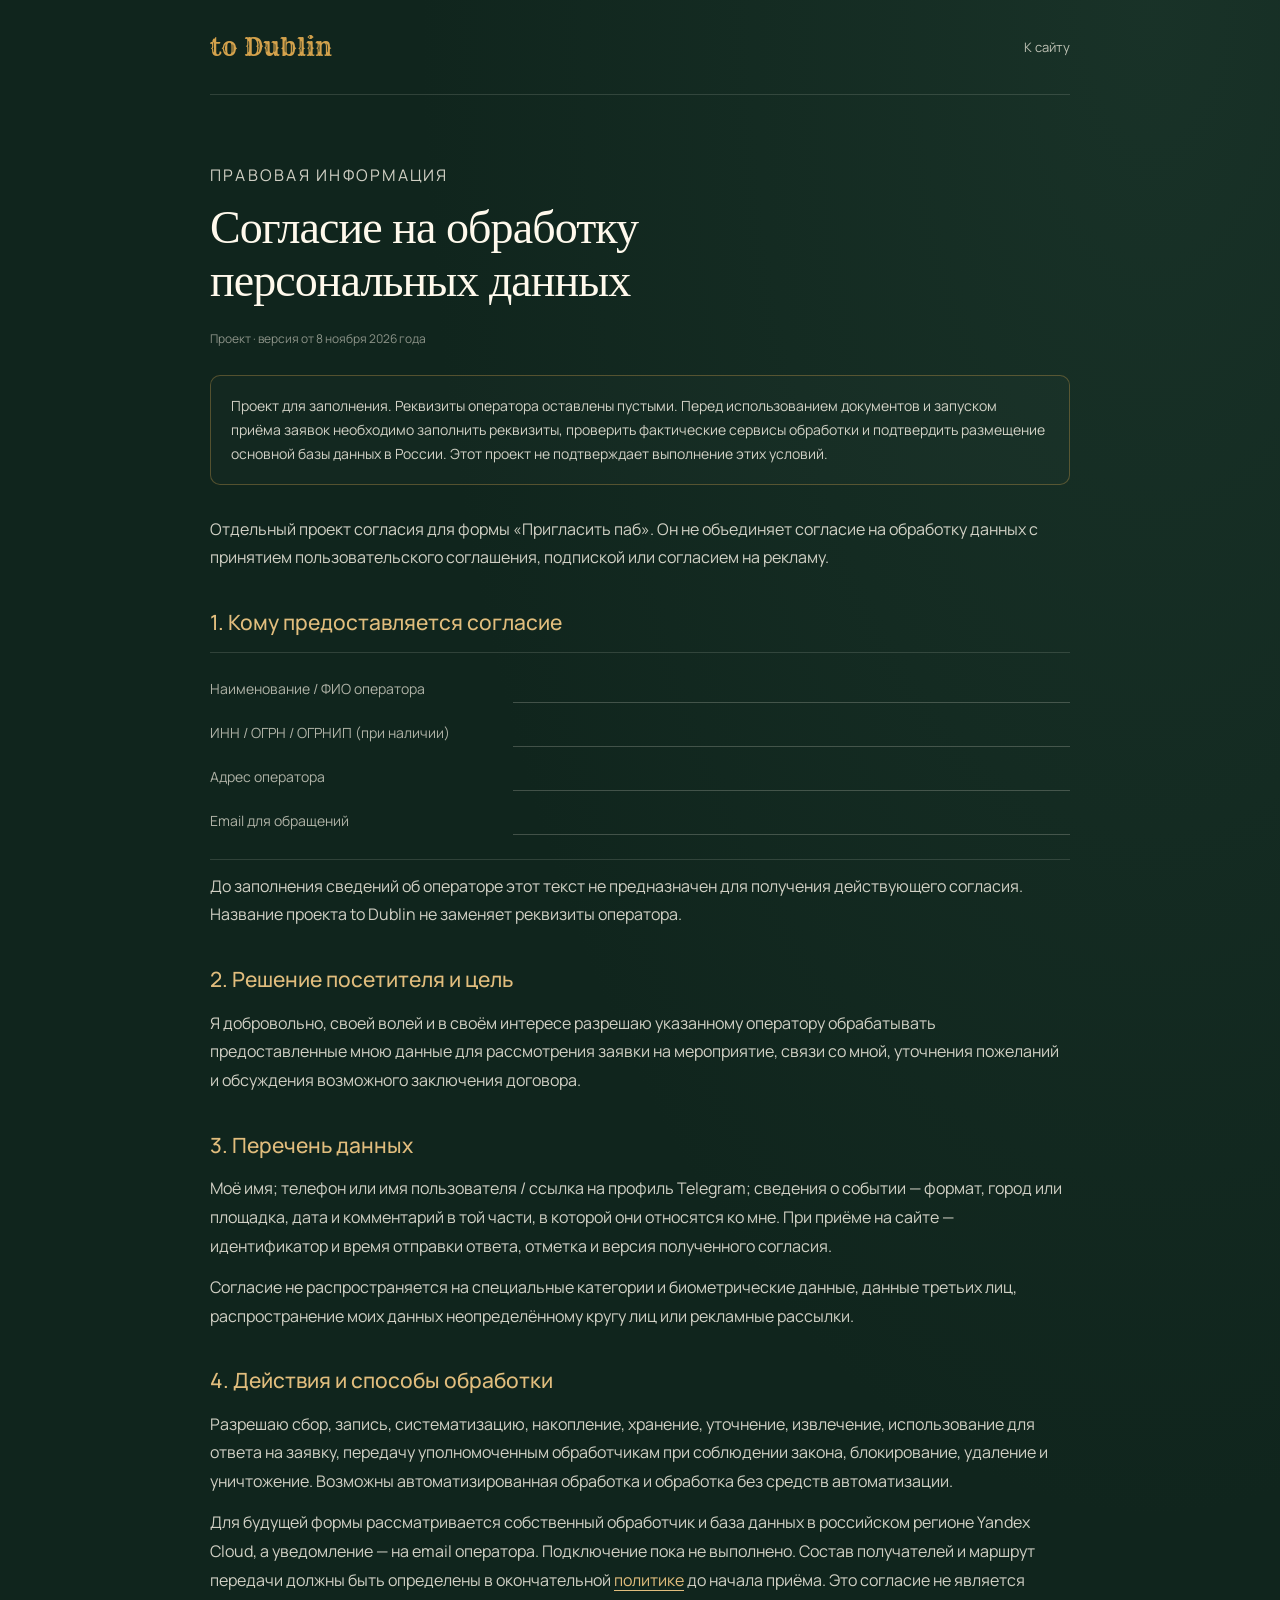
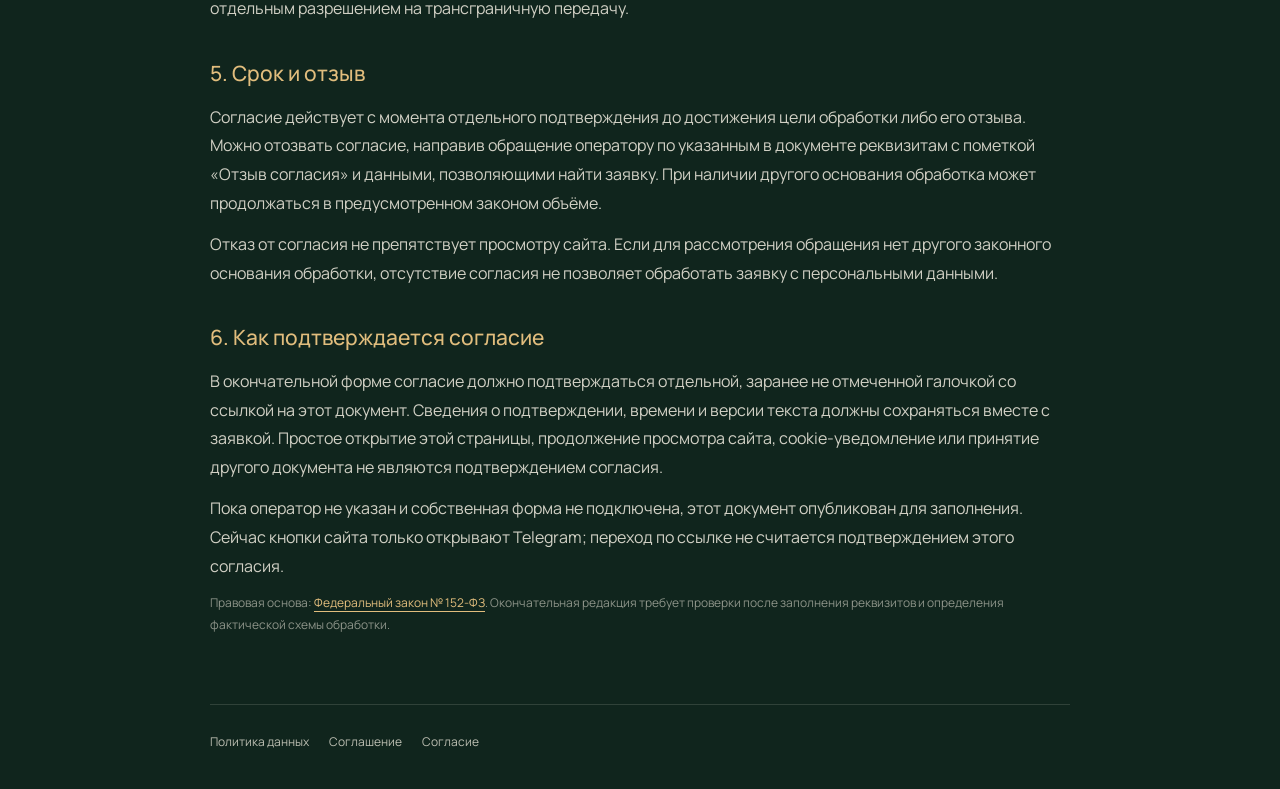
<file: consent.html>
<!doctype html><html lang="ru" class="legal-document"><head><meta charset="utf-8"><meta name="viewport" content="width=device-width,initial-scale=1"><meta name="robots" content="noindex,follow"><title>Согласие на обработку персональных данных — to Dublin</title><link rel="icon" href="favicon.ico" sizes="any"><link rel="icon" type="image/svg+xml" href="favicon.svg"><link rel="apple-touch-icon" sizes="180x180" href="apple-touch-icon.png"><link rel="stylesheet" href="style.css?v=clean-6"><link rel="stylesheet" href="legal.css?v=1"></head>
<body class="legal-page"><header class="legal-header"><a href="index.html" class="legal-brand">to Dublin</a><a href="index.html" class="legal-back">К сайту</a></header><main class="legal-main"><p class="legal-eyebrow">Правовая информация</p><h1>Согласие на обработку персональных данных</h1><p class="legal-version">Проект · версия от 8 ноября 2026 года</p><p class="legal-draft">Проект для заполнения. Реквизиты оператора оставлены пустыми. Перед использованием документов и запуском приёма заявок необходимо заполнить реквизиты, проверить фактические сервисы обработки и подтвердить размещение основной базы данных в России. Этот проект не подтверждает выполнение этих условий.</p>
<p>Отдельный проект согласия для формы «Пригласить паб». Он не объединяет согласие на обработку данных с принятием пользовательского соглашения, подпиской или согласием на рекламу.</p>
<h2>1. Кому предоставляется согласие</h2><dl class="legal-operator"><dt>Наименование / ФИО оператора</dt><dd class="legal-empty" aria-label="Не заполнено"></dd><dt>ИНН / ОГРН / ОГРНИП (при наличии)</dt><dd class="legal-empty" aria-label="Не заполнено"></dd><dt>Адрес оператора</dt><dd class="legal-empty" aria-label="Не заполнено"></dd><dt>Email для обращений</dt><dd class="legal-empty" aria-label="Не заполнено"></dd></dl>
<p>До заполнения сведений об операторе этот текст не предназначен для получения действующего согласия. Название проекта to Dublin не заменяет реквизиты оператора.</p>
<h2>2. Решение посетителя и цель</h2>
<p>Я добровольно, своей волей и в своём интересе разрешаю указанному оператору обрабатывать предоставленные мною данные для рассмотрения заявки на мероприятие, связи со мной, уточнения пожеланий и обсуждения возможного заключения договора.</p>
<h2>3. Перечень данных</h2>
<p>Моё имя; телефон или имя пользователя / ссылка на профиль Telegram; сведения о событии — формат, город или площадка, дата и комментарий в той части, в которой они относятся ко мне. При приёме на сайте — идентификатор и время отправки ответа, отметка и версия полученного согласия.</p>
<p>Согласие не распространяется на специальные категории и биометрические данные, данные третьих лиц, распространение моих данных неопределённому кругу лиц или рекламные рассылки.</p>
<h2>4. Действия и способы обработки</h2>
<p>Разрешаю сбор, запись, систематизацию, накопление, хранение, уточнение, извлечение, использование для ответа на заявку, передачу уполномоченным обработчикам при соблюдении закона, блокирование, удаление и уничтожение. Возможны автоматизированная обработка и обработка без средств автоматизации.</p>
<p>Для будущей формы рассматривается собственный обработчик и база данных в российском регионе Yandex Cloud, а уведомление — на email оператора. Подключение пока не выполнено. Состав получателей и маршрут передачи должны быть определены в окончательной <a href="privacy.html">политике</a> до начала приёма. Это согласие не является отдельным разрешением на трансграничную передачу.</p>
<h2>5. Срок и отзыв</h2>
<p>Согласие действует с момента отдельного подтверждения до достижения цели обработки либо его отзыва. Можно отозвать согласие, направив обращение оператору по указанным в документе реквизитам с пометкой «Отзыв согласия» и данными, позволяющими найти заявку. При наличии другого основания обработка может продолжаться в предусмотренном законом объёме.</p>
<p>Отказ от согласия не препятствует просмотру сайта. Если для рассмотрения обращения нет другого законного основания обработки, отсутствие согласия не позволяет обработать заявку с персональными данными.</p>
<h2>6. Как подтверждается согласие</h2>
<p>В окончательной форме согласие должно подтверждаться отдельной, заранее не отмеченной галочкой со ссылкой на этот документ. Сведения о подтверждении, времени и версии текста должны сохраняться вместе с заявкой. Простое открытие этой страницы, продолжение просмотра сайта, cookie-уведомление или принятие другого документа не являются подтверждением согласия.</p>
<p>Пока оператор не указан и собственная форма не подключена, этот документ опубликован для заполнения. Сейчас кнопки сайта только открывают Telegram; переход по ссылке не считается подтверждением этого согласия.</p>
<p class="legal-version">Правовая основа: <a href="https://mintrud.gov.ru/docs/laws/130" target="_blank" rel="noopener noreferrer">Федеральный закон № 152-ФЗ</a>. Окончательная редакция требует проверки после заполнения реквизитов и определения фактической схемы обработки.</p></main><footer class="legal-page-footer"><nav class="legal-links" aria-label="Правовая информация"><a href="privacy.html" aria-label="Политика обработки персональных данных">Политика данных</a><a href="terms.html" aria-label="Соглашение об использовании сайта и подаче заявки">Соглашение</a><a href="consent.html" aria-label="Согласие на обработку персональных данных">Согласие</a></nav></footer></body></html>
</file>
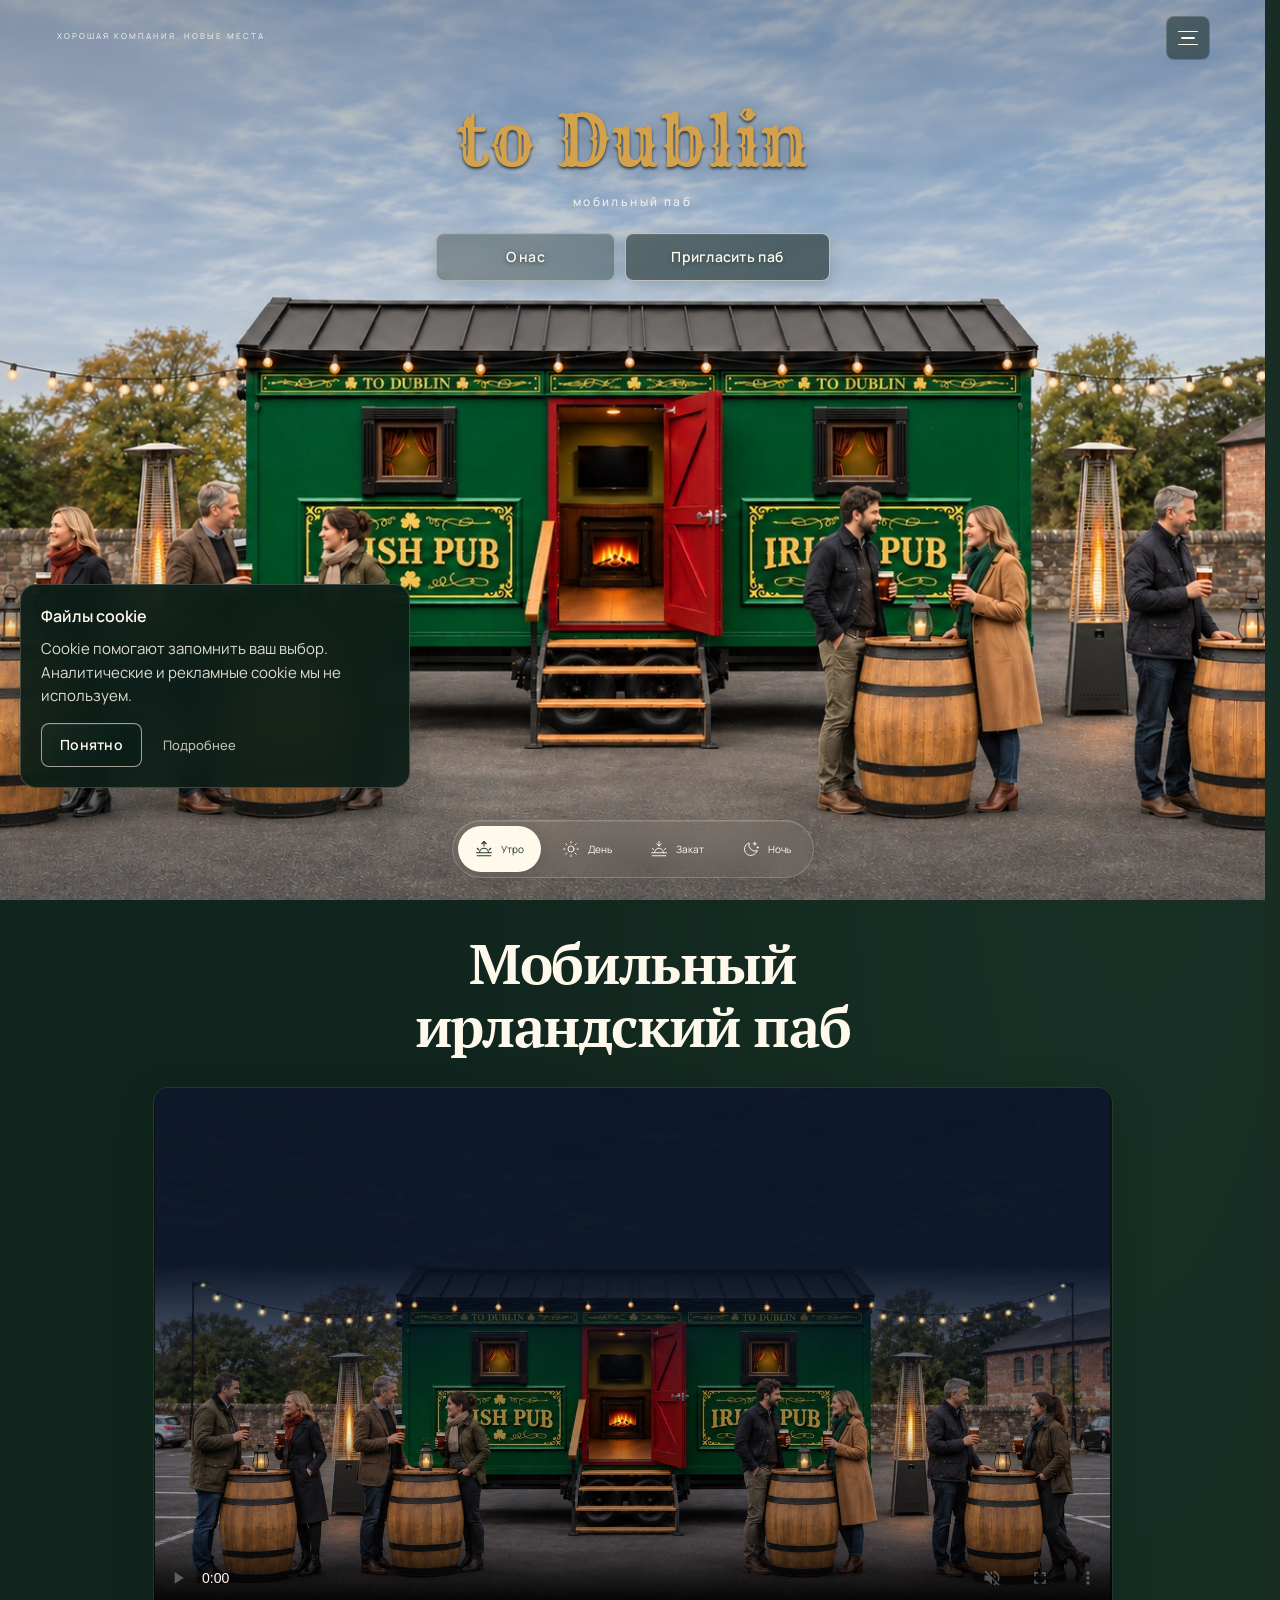
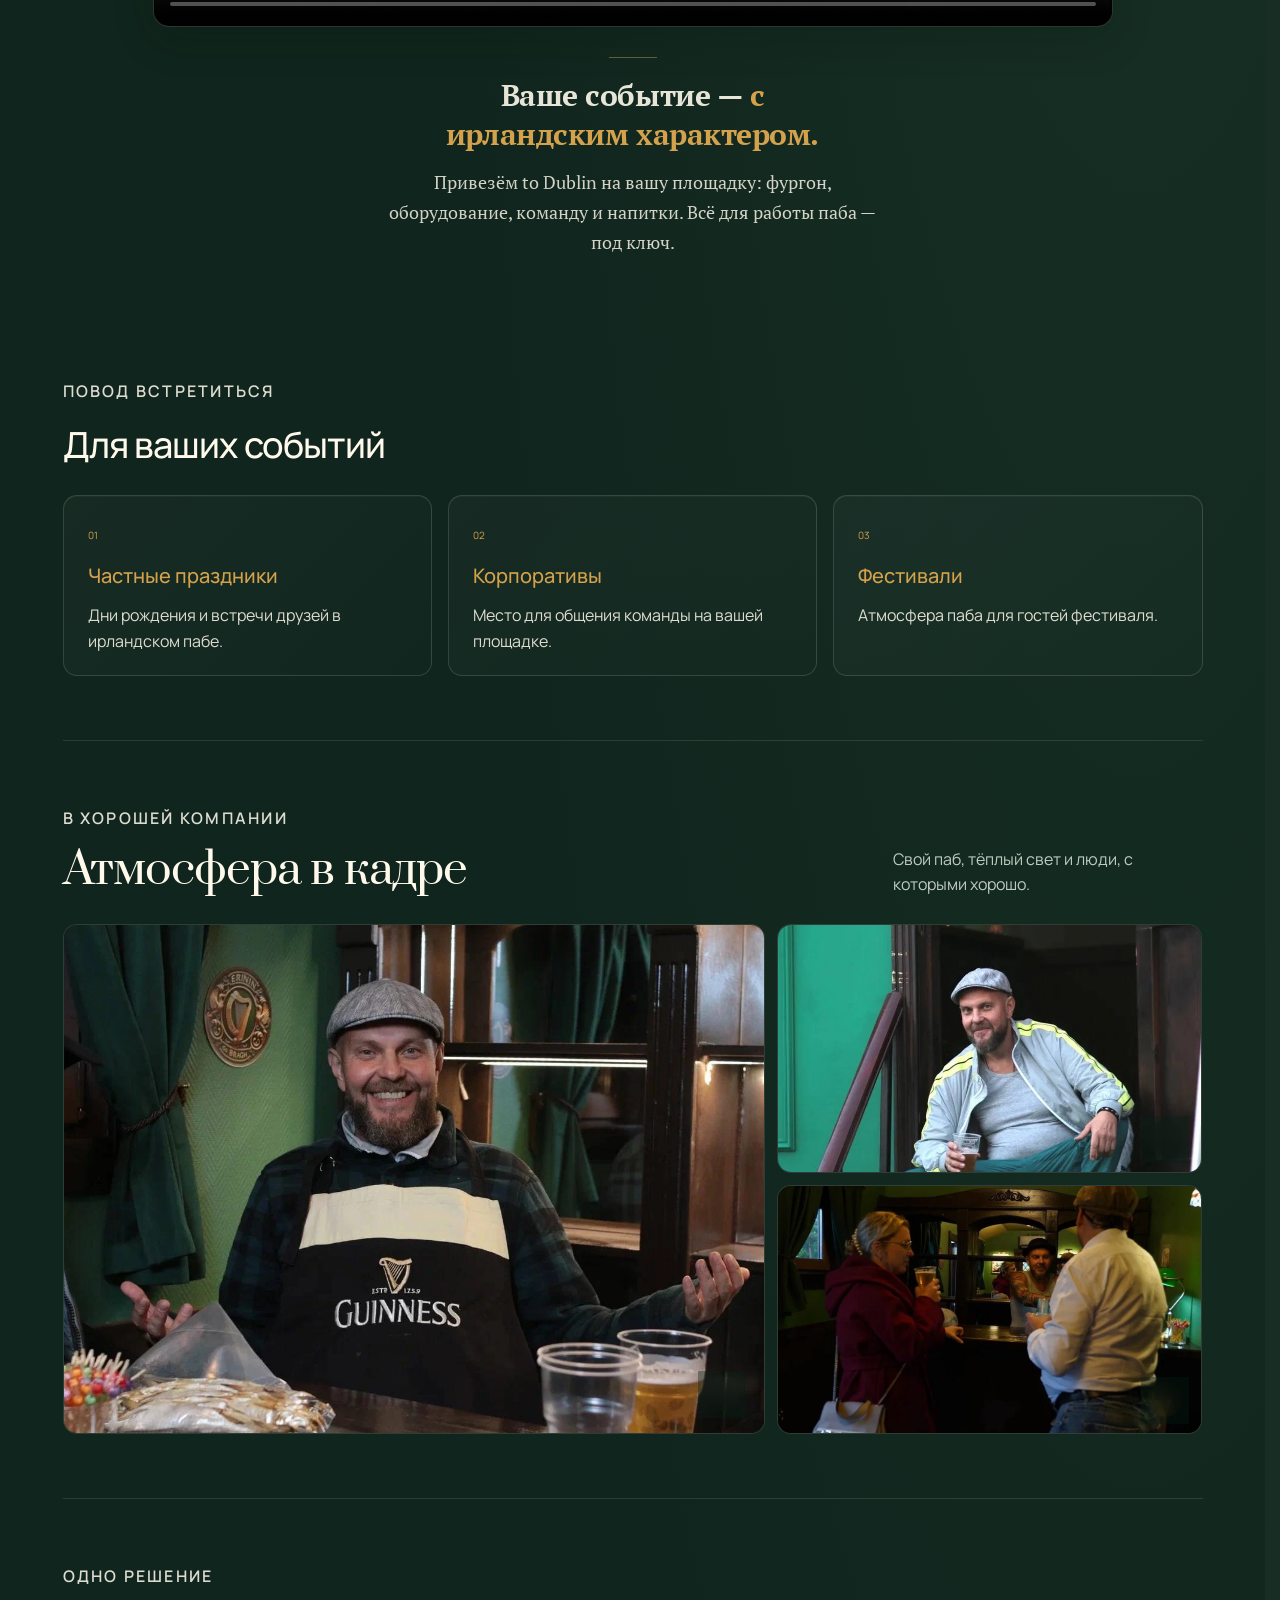
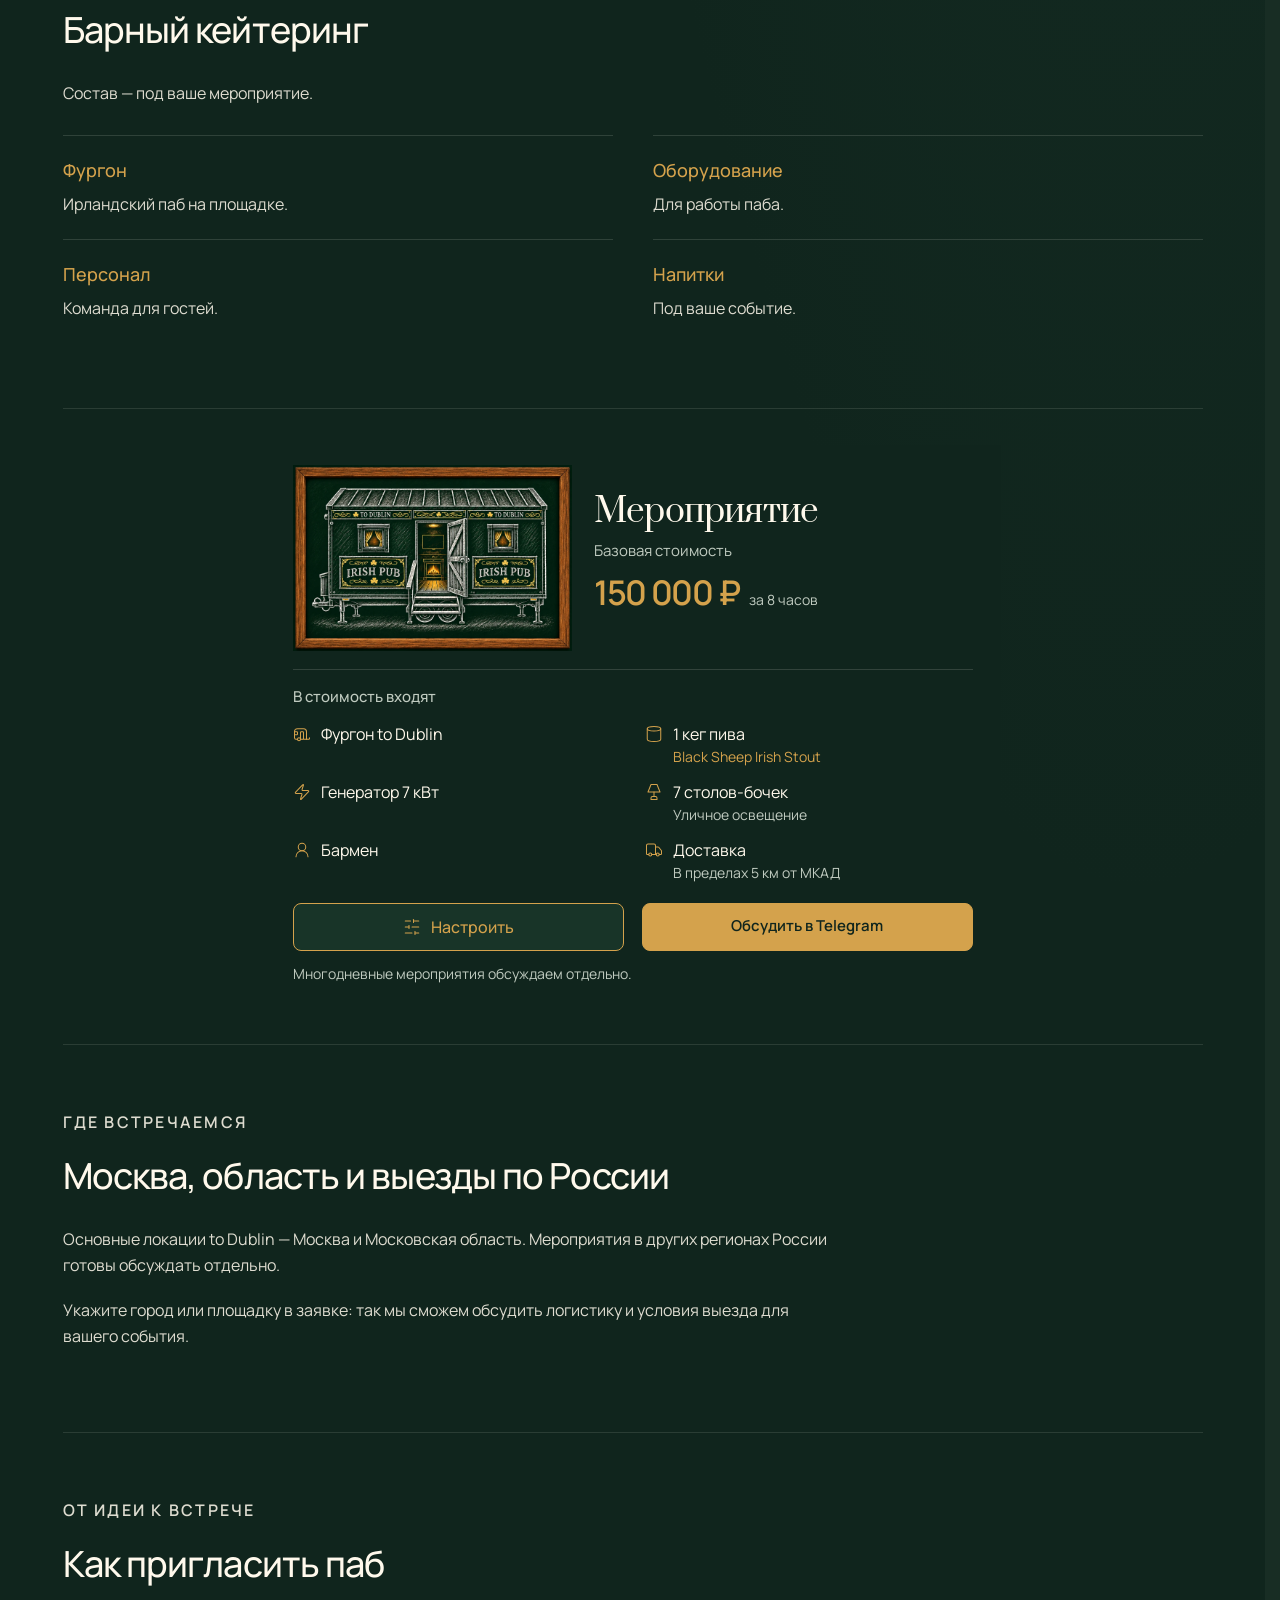
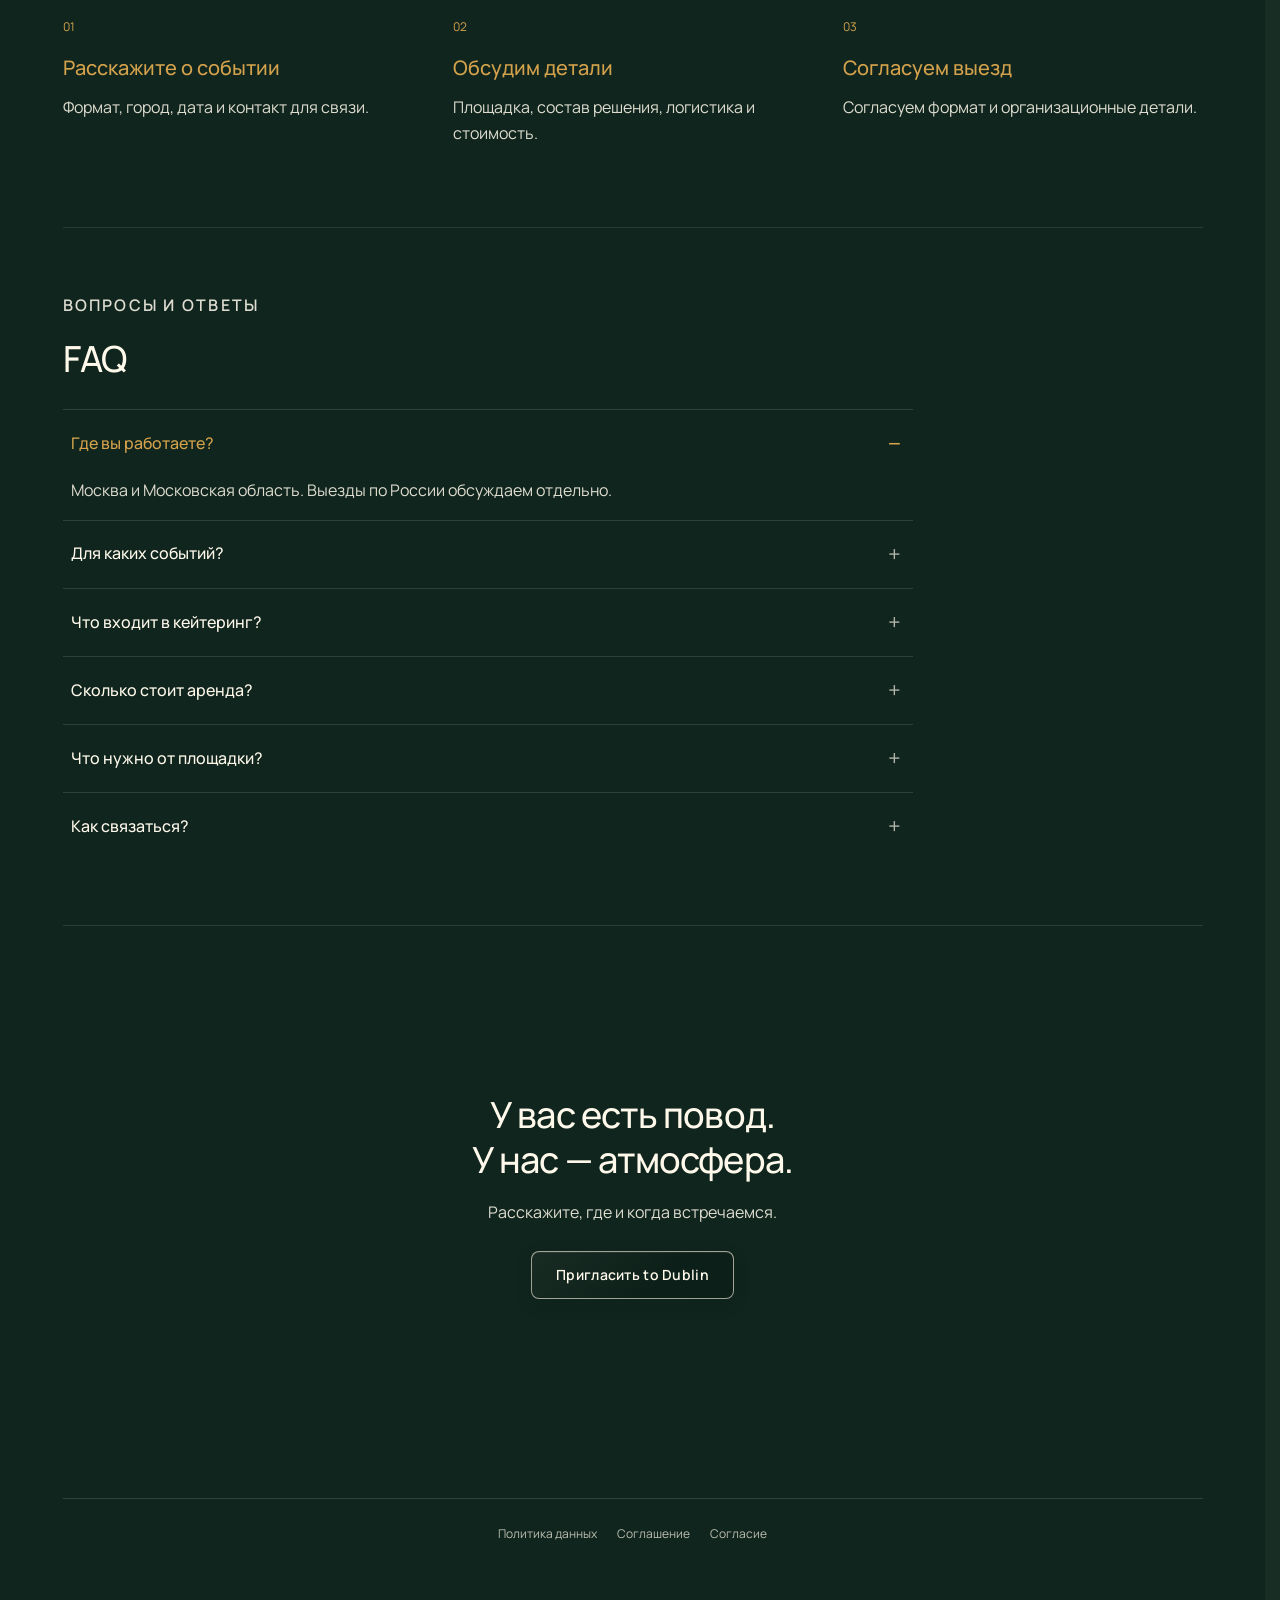
<file: mobile-pub.html>
<!doctype html>
<html lang="ru"><head><meta charset="utf-8"><meta name="viewport" content="width=device-width,initial-scale=1"><meta name="robots" content="noindex,follow"><title>О пабе — to Dublin</title><script src="legacy-page.js?v=1"></script><noscript><meta http-equiv="refresh" content="0;url=index.html#overview"></noscript></head><body><p>Информация о пабе теперь на главной странице. <a href="index.html#overview">Перейти к информации о to Dublin</a>.</p></body></html>
</file>
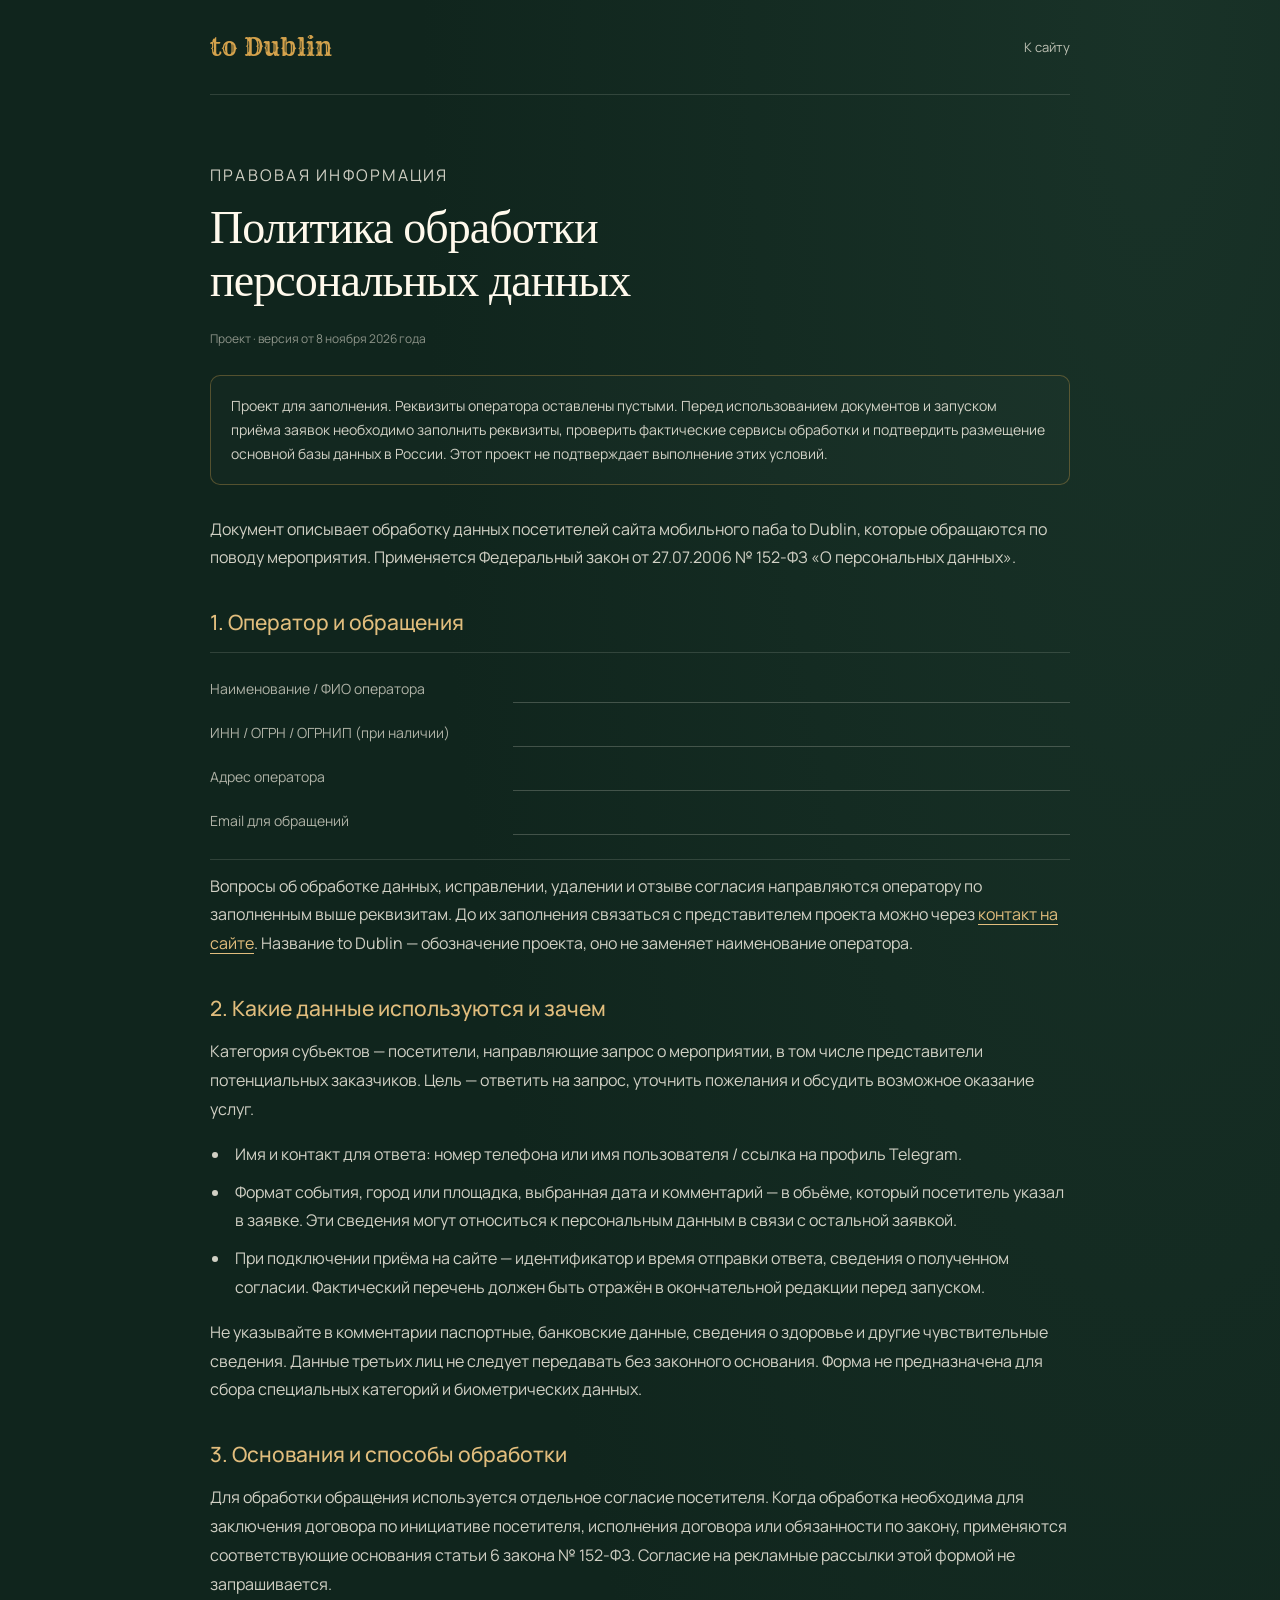
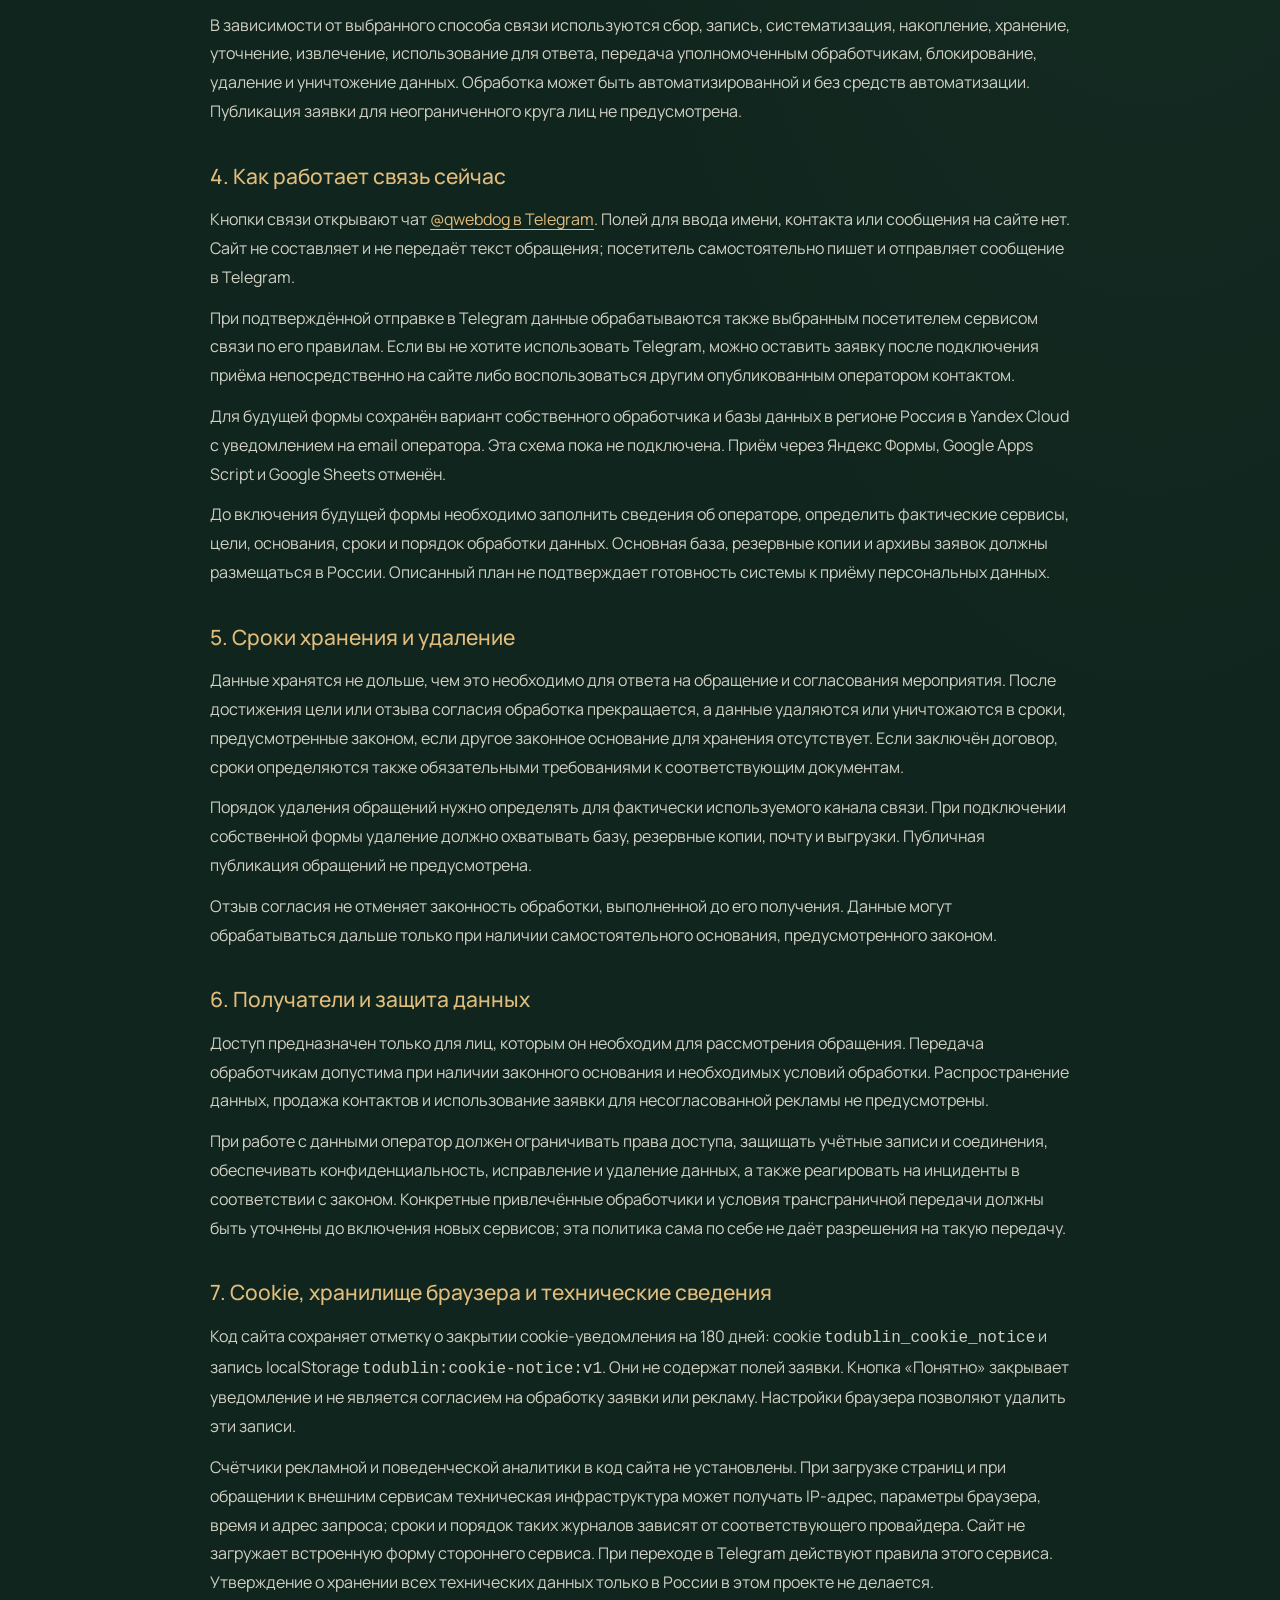
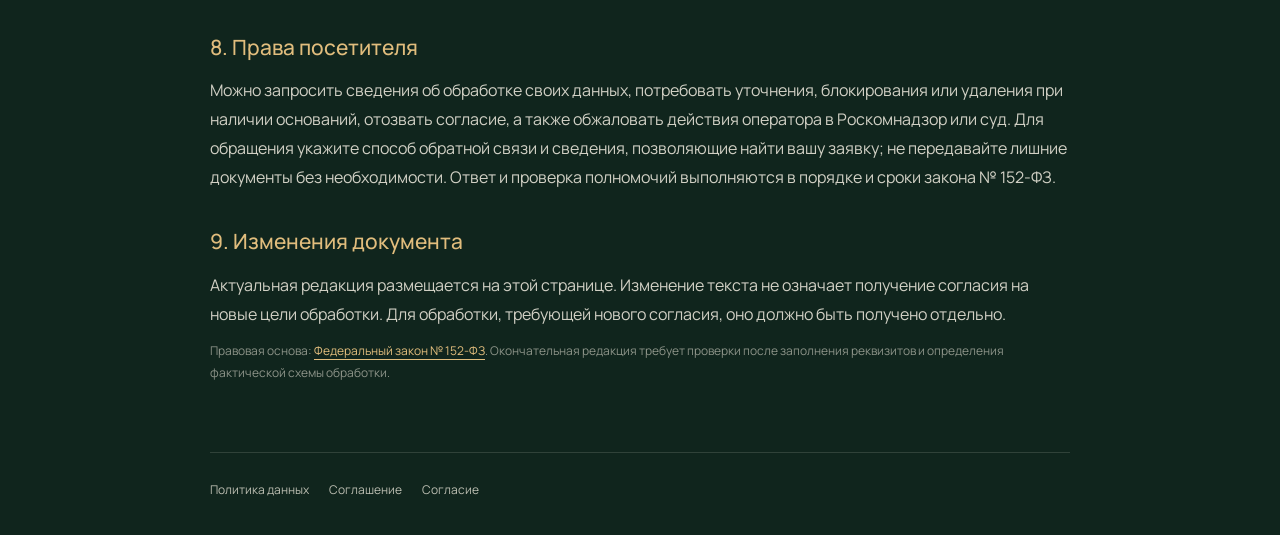
<file: privacy.html>
<!doctype html><html lang="ru" class="legal-document"><head><meta charset="utf-8"><meta name="viewport" content="width=device-width,initial-scale=1"><meta name="robots" content="noindex,follow"><title>Политика обработки персональных данных — to Dublin</title><link rel="icon" href="favicon.ico" sizes="any"><link rel="icon" type="image/svg+xml" href="favicon.svg"><link rel="apple-touch-icon" sizes="180x180" href="apple-touch-icon.png"><link rel="stylesheet" href="style.css?v=clean-6"><link rel="stylesheet" href="legal.css?v=1"></head>
<body class="legal-page"><header class="legal-header"><a href="index.html" class="legal-brand">to Dublin</a><a href="index.html" class="legal-back">К сайту</a></header><main class="legal-main"><p class="legal-eyebrow">Правовая информация</p><h1>Политика обработки персональных данных</h1><p class="legal-version">Проект · версия от 8 ноября 2026 года</p><p class="legal-draft">Проект для заполнения. Реквизиты оператора оставлены пустыми. Перед использованием документов и запуском приёма заявок необходимо заполнить реквизиты, проверить фактические сервисы обработки и подтвердить размещение основной базы данных в России. Этот проект не подтверждает выполнение этих условий.</p>
<p>Документ описывает обработку данных посетителей сайта мобильного паба to Dublin, которые обращаются по поводу мероприятия. Применяется Федеральный закон от 27.07.2006 № 152-ФЗ «О персональных данных».</p>
<h2>1. Оператор и обращения</h2><dl class="legal-operator"><dt>Наименование / ФИО оператора</dt><dd class="legal-empty" aria-label="Не заполнено"></dd><dt>ИНН / ОГРН / ОГРНИП (при наличии)</dt><dd class="legal-empty" aria-label="Не заполнено"></dd><dt>Адрес оператора</dt><dd class="legal-empty" aria-label="Не заполнено"></dd><dt>Email для обращений</dt><dd class="legal-empty" aria-label="Не заполнено"></dd></dl>
<p>Вопросы об обработке данных, исправлении, удалении и отзыве согласия направляются оператору по заполненным выше реквизитам. До их заполнения связаться с представителем проекта можно через <a href="https://t.me/qwebdog" target="_blank" rel="noopener noreferrer">контакт на сайте</a>. Название to Dublin — обозначение проекта, оно не заменяет наименование оператора.</p>
<h2>2. Какие данные используются и зачем</h2>
<p>Категория субъектов — посетители, направляющие запрос о мероприятии, в том числе представители потенциальных заказчиков. Цель — ответить на запрос, уточнить пожелания и обсудить возможное оказание услуг.</p>
<ul><li>Имя и контакт для ответа: номер телефона или имя пользователя / ссылка на профиль Telegram.</li><li>Формат события, город или площадка, выбранная дата и комментарий — в объёме, который посетитель указал в заявке. Эти сведения могут относиться к персональным данным в связи с остальной заявкой.</li><li>При подключении приёма на сайте — идентификатор и время отправки ответа, сведения о полученном согласии. Фактический перечень должен быть отражён в окончательной редакции перед запуском.</li></ul>
<p>Не указывайте в комментарии паспортные, банковские данные, сведения о здоровье и другие чувствительные сведения. Данные третьих лиц не следует передавать без законного основания. Форма не предназначена для сбора специальных категорий и биометрических данных.</p>
<h2>3. Основания и способы обработки</h2>
<p>Для обработки обращения используется отдельное согласие посетителя. Когда обработка необходима для заключения договора по инициативе посетителя, исполнения договора или обязанности по закону, применяются соответствующие основания статьи 6 закона № 152-ФЗ. Согласие на рекламные рассылки этой формой не запрашивается.</p>
<p>В зависимости от выбранного способа связи используются сбор, запись, систематизация, накопление, хранение, уточнение, извлечение, использование для ответа, передача уполномоченным обработчикам, блокирование, удаление и уничтожение данных. Обработка может быть автоматизированной и без средств автоматизации. Публикация заявки для неограниченного круга лиц не предусмотрена.</p>
<h2>4. Как работает связь сейчас</h2>
<p>Кнопки связи открывают чат <a href="https://t.me/qwebdog" target="_blank" rel="noopener noreferrer">@qwebdog в Telegram</a>. Полей для ввода имени, контакта или сообщения на сайте нет. Сайт не составляет и не передаёт текст обращения; посетитель самостоятельно пишет и отправляет сообщение в Telegram.</p>
<p>При подтверждённой отправке в Telegram данные обрабатываются также выбранным посетителем сервисом связи по его правилам. Если вы не хотите использовать Telegram, можно оставить заявку после подключения приёма непосредственно на сайте либо воспользоваться другим опубликованным оператором контактом.</p>
<p>Для будущей формы сохранён вариант собственного обработчика и базы данных в регионе Россия в Yandex Cloud с уведомлением на email оператора. Эта схема пока не подключена. Приём через Яндекс Формы, Google Apps Script и Google Sheets отменён.</p>
<p>До включения будущей формы необходимо заполнить сведения об операторе, определить фактические сервисы, цели, основания, сроки и порядок обработки данных. Основная база, резервные копии и архивы заявок должны размещаться в России. Описанный план не подтверждает готовность системы к приёму персональных данных.</p>
<h2>5. Сроки хранения и удаление</h2>
<p>Данные хранятся не дольше, чем это необходимо для ответа на обращение и согласования мероприятия. После достижения цели или отзыва согласия обработка прекращается, а данные удаляются или уничтожаются в сроки, предусмотренные законом, если другое законное основание для хранения отсутствует. Если заключён договор, сроки определяются также обязательными требованиями к соответствующим документам.</p>
<p>Порядок удаления обращений нужно определять для фактически используемого канала связи. При подключении собственной формы удаление должно охватывать базу, резервные копии, почту и выгрузки. Публичная публикация обращений не предусмотрена.</p>
<p>Отзыв согласия не отменяет законность обработки, выполненной до его получения. Данные могут обрабатываться дальше только при наличии самостоятельного основания, предусмотренного законом.</p>
<h2>6. Получатели и защита данных</h2>
<p>Доступ предназначен только для лиц, которым он необходим для рассмотрения обращения. Передача обработчикам допустима при наличии законного основания и необходимых условий обработки. Распространение данных, продажа контактов и использование заявки для несогласованной рекламы не предусмотрены.</p>
<p>При работе с данными оператор должен ограничивать права доступа, защищать учётные записи и соединения, обеспечивать конфиденциальность, исправление и удаление данных, а также реагировать на инциденты в соответствии с законом. Конкретные привлечённые обработчики и условия трансграничной передачи должны быть уточнены до включения новых сервисов; эта политика сама по себе не даёт разрешения на такую передачу.</p>
<h2>7. Cookie, хранилище браузера и технические сведения</h2>
<p>Код сайта сохраняет отметку о закрытии cookie-уведомления на 180 дней: cookie <code>todublin_cookie_notice</code> и запись localStorage <code>todublin:cookie-notice:v1</code>. Они не содержат полей заявки. Кнопка «Понятно» закрывает уведомление и не является согласием на обработку заявки или рекламу. Настройки браузера позволяют удалить эти записи.</p>
<p>Счётчики рекламной и поведенческой аналитики в код сайта не установлены. При загрузке страниц и при обращении к внешним сервисам техническая инфраструктура может получать IP-адрес, параметры браузера, время и адрес запроса; сроки и порядок таких журналов зависят от соответствующего провайдера. Сайт не загружает встроенную форму стороннего сервиса. При переходе в Telegram действуют правила этого сервиса. Утверждение о хранении всех технических данных только в России в этом проекте не делается.</p>
<h2>8. Права посетителя</h2>
<p>Можно запросить сведения об обработке своих данных, потребовать уточнения, блокирования или удаления при наличии оснований, отозвать согласие, а также обжаловать действия оператора в Роскомнадзор или суд. Для обращения укажите способ обратной связи и сведения, позволяющие найти вашу заявку; не передавайте лишние документы без необходимости. Ответ и проверка полномочий выполняются в порядке и сроки закона № 152-ФЗ.</p>
<h2>9. Изменения документа</h2>
<p>Актуальная редакция размещается на этой странице. Изменение текста не означает получение согласия на новые цели обработки. Для обработки, требующей нового согласия, оно должно быть получено отдельно.</p>
<p class="legal-version">Правовая основа: <a href="https://mintrud.gov.ru/docs/laws/130" target="_blank" rel="noopener noreferrer">Федеральный закон № 152-ФЗ</a>. Окончательная редакция требует проверки после заполнения реквизитов и определения фактической схемы обработки.</p></main><footer class="legal-page-footer"><nav class="legal-links" aria-label="Правовая информация"><a href="privacy.html" aria-label="Политика обработки персональных данных">Политика данных</a><a href="terms.html" aria-label="Соглашение об использовании сайта и подаче заявки">Соглашение</a><a href="consent.html" aria-label="Согласие на обработку персональных данных">Согласие</a></nav></footer></body></html>
</file>
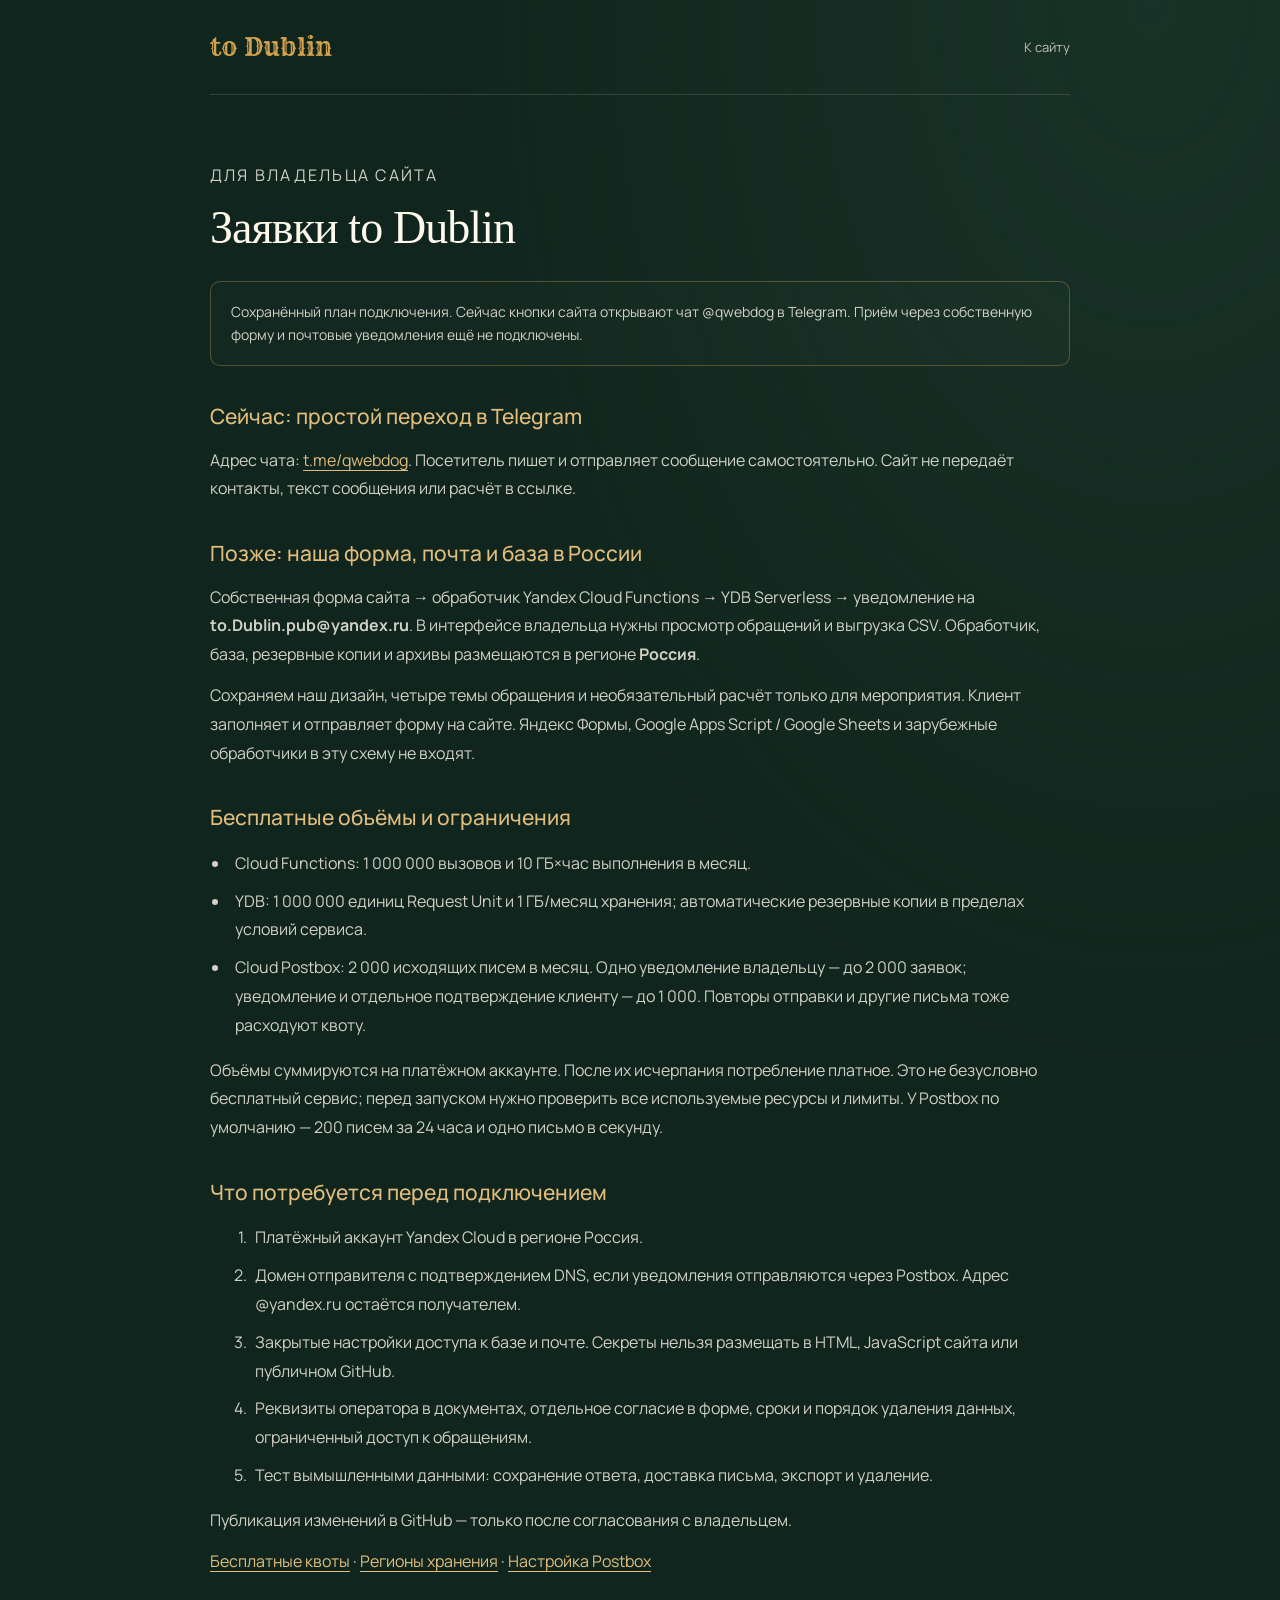
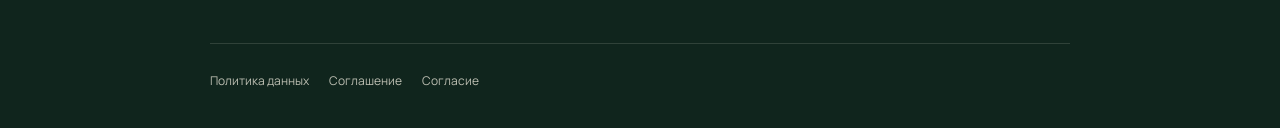
<file: setup-leads.html>
<!doctype html><html lang="ru" class="legal-document"><head><meta charset="utf-8"><meta name="viewport" content="width=device-width,initial-scale=1"><meta name="robots" content="noindex,nofollow"><title>Подключение заявок — to Dublin</title><link rel="icon" href="favicon.ico" sizes="any"><link rel="icon" type="image/svg+xml" href="favicon.svg"><link rel="apple-touch-icon" sizes="180x180" href="apple-touch-icon.png"><link rel="stylesheet" href="style.css?v=clean-6"><link rel="stylesheet" href="legal.css?v=1"><style>
.setup-actions{display:flex;flex-wrap:wrap;gap:12px;margin:24px 0}.setup-actions a{font-size:14px}.setup-table{width:100%;border-collapse:collapse;font-size:15px;line-height:1.6}.setup-table th,.setup-table td{text-align:left;border-bottom:1px solid #fff9ec22;padding:12px 8px;vertical-align:top}.setup-table th{color:#e1bd7d;font-weight:500}.setup-scroll{overflow:auto}.legal-main code{overflow-wrap:anywhere;color:#e1bd7d}.legal-main pre{white-space:pre-wrap;padding:18px;border:1px solid #fff9ec22;border-radius:10px;font-size:14px;line-height:1.6}
</style></head><body class="legal-page"><header class="legal-header"><a href="index.html" class="legal-brand">to Dublin</a><a href="index.html" class="legal-back">К сайту</a></header><main class="legal-main">
<p class="legal-eyebrow">Для владельца сайта</p><h1>Заявки to Dublin</h1>
<p class="legal-draft">Сохранённый план подключения. Сейчас кнопки сайта открывают чат @qwebdog в Telegram. Приём через собственную форму и почтовые уведомления ещё не подключены.</p>
<h2>Сейчас: простой переход в Telegram</h2>
<p>Адрес чата: <a href="https://t.me/qwebdog" target="_blank" rel="noopener noreferrer">t.me/qwebdog</a>. Посетитель пишет и отправляет сообщение самостоятельно. Сайт не передаёт контакты, текст сообщения или расчёт в ссылке.</p>
<h2>Позже: наша форма, почта и база в России</h2>
<p>Собственная форма сайта → обработчик Yandex Cloud Functions → YDB Serverless → уведомление на <strong>to.Dublin.pub@yandex.ru</strong>. В интерфейсе владельца нужны просмотр обращений и выгрузка CSV. Обработчик, база, резервные копии и архивы размещаются в регионе <strong>Россия</strong>.</p>
<p>Сохраняем наш дизайн, четыре темы обращения и необязательный расчёт только для мероприятия. Клиент заполняет и отправляет форму на сайте. Яндекс Формы, Google Apps Script / Google Sheets и зарубежные обработчики в эту схему не входят.</p>
<h2>Бесплатные объёмы и ограничения</h2>
<ul><li>Cloud Functions: 1 000 000 вызовов и 10 ГБ×час выполнения в месяц.</li><li>YDB: 1 000 000 единиц Request Unit и 1 ГБ/месяц хранения; автоматические резервные копии в пределах условий сервиса.</li><li>Cloud Postbox: 2 000 исходящих писем в месяц. Одно уведомление владельцу — до 2 000 заявок; уведомление и отдельное подтверждение клиенту — до 1 000. Повторы отправки и другие письма тоже расходуют квоту.</li></ul>
<p>Объёмы суммируются на платёжном аккаунте. После их исчерпания потребление платное. Это не безусловно бесплатный сервис; перед запуском нужно проверить все используемые ресурсы и лимиты. У Postbox по умолчанию — 200 писем за 24 часа и одно письмо в секунду.</p>
<h2>Что потребуется перед подключением</h2>
<ol><li>Платёжный аккаунт Yandex Cloud в регионе Россия.</li><li>Домен отправителя с подтверждением DNS, если уведомления отправляются через Postbox. Адрес @yandex.ru остаётся получателем.</li><li>Закрытые настройки доступа к базе и почте. Секреты нельзя размещать в HTML, JavaScript сайта или публичном GitHub.</li><li>Реквизиты оператора в документах, отдельное согласие в форме, сроки и порядок удаления данных, ограниченный доступ к обращениям.</li><li>Тест вымышленными данными: сохранение ответа, доставка письма, экспорт и удаление.</li></ol>
<p>Публикация изменений в GitHub — только после согласования с владельцем.</p>
<p><a href="https://yandex.cloud/ru/docs/billing/concepts/serverless-free-tier" target="_blank" rel="noopener noreferrer">Бесплатные квоты</a> · <a href="https://yandex.cloud/ru/docs/overview/concepts/region" target="_blank" rel="noopener noreferrer">Регионы хранения</a> · <a href="https://yandex.cloud/ru/docs/postbox/quickstart" target="_blank" rel="noopener noreferrer">Настройка Postbox</a></p>
</main><footer class="legal-page-footer"><nav class="legal-links" aria-label="Правовая информация"><a href="privacy.html">Политика данных</a><a href="terms.html">Соглашение</a><a href="consent.html">Согласие</a></nav></footer></body></html>
</file>
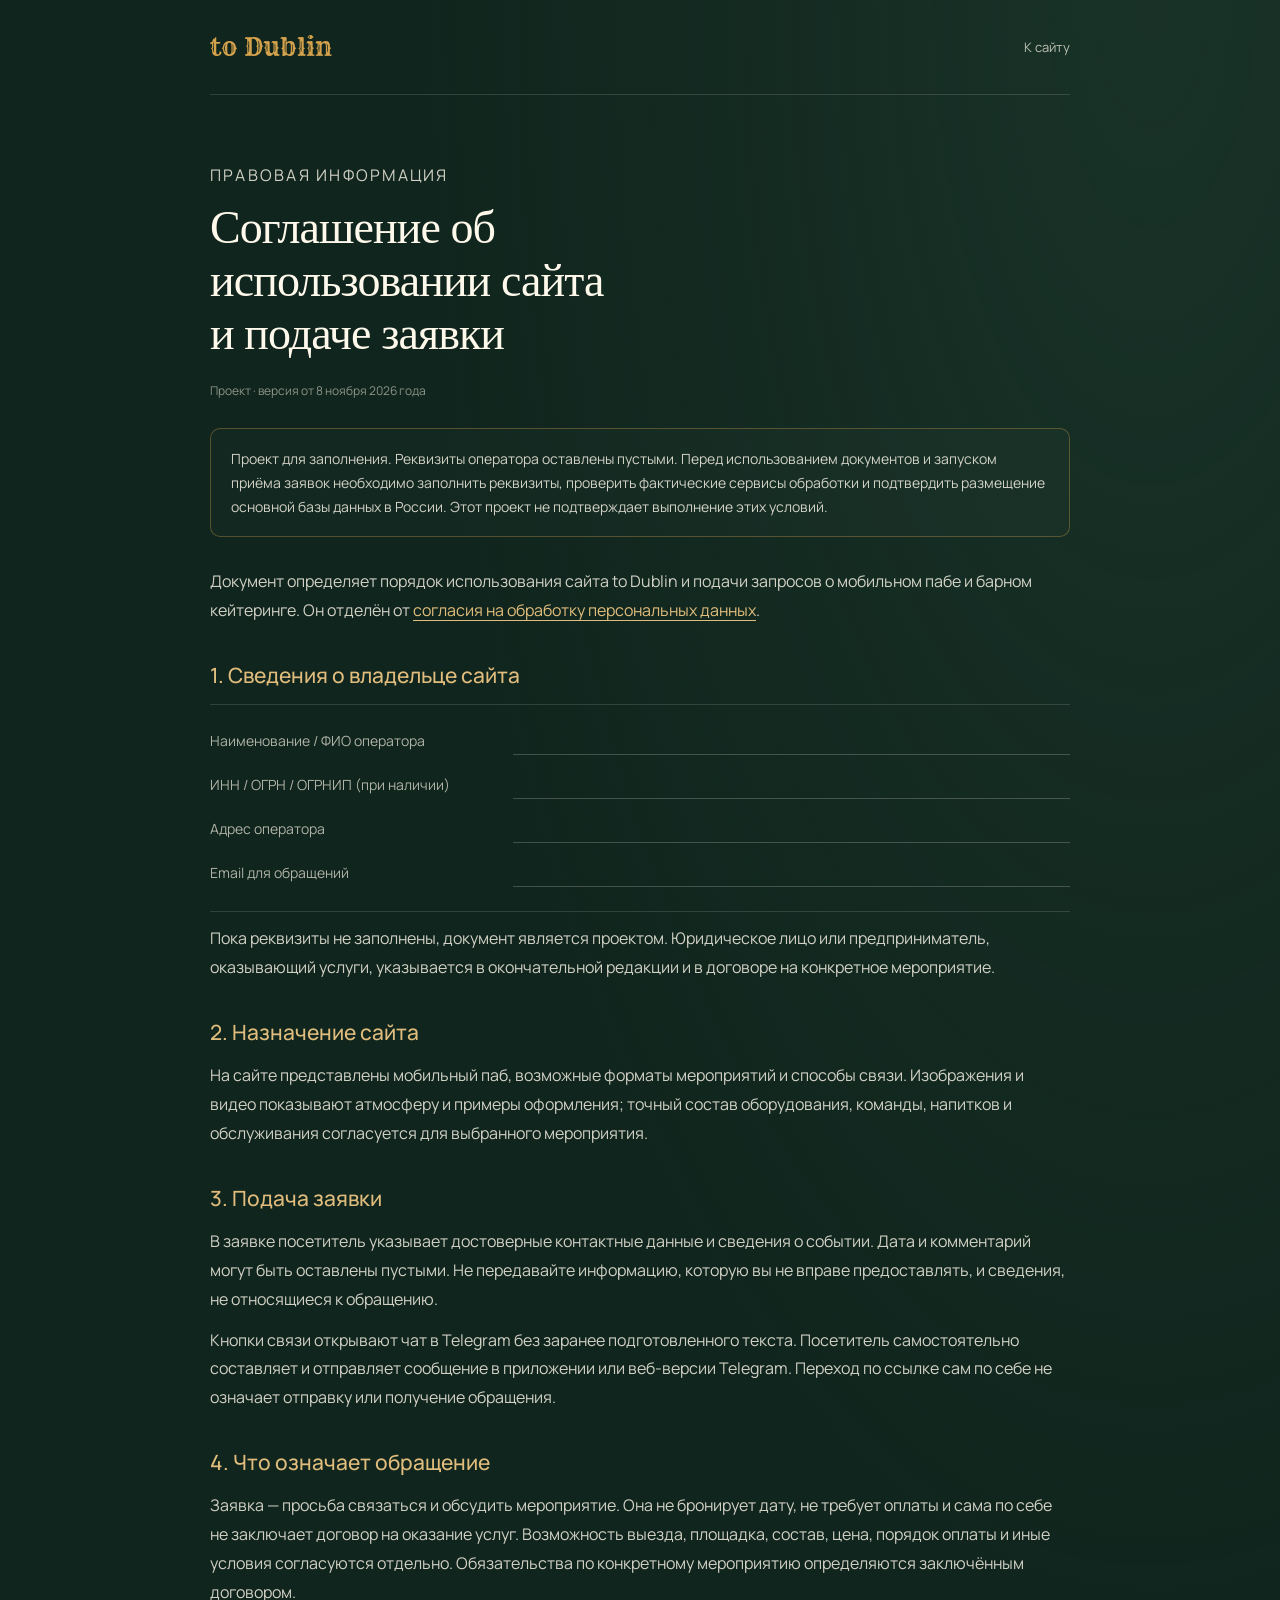
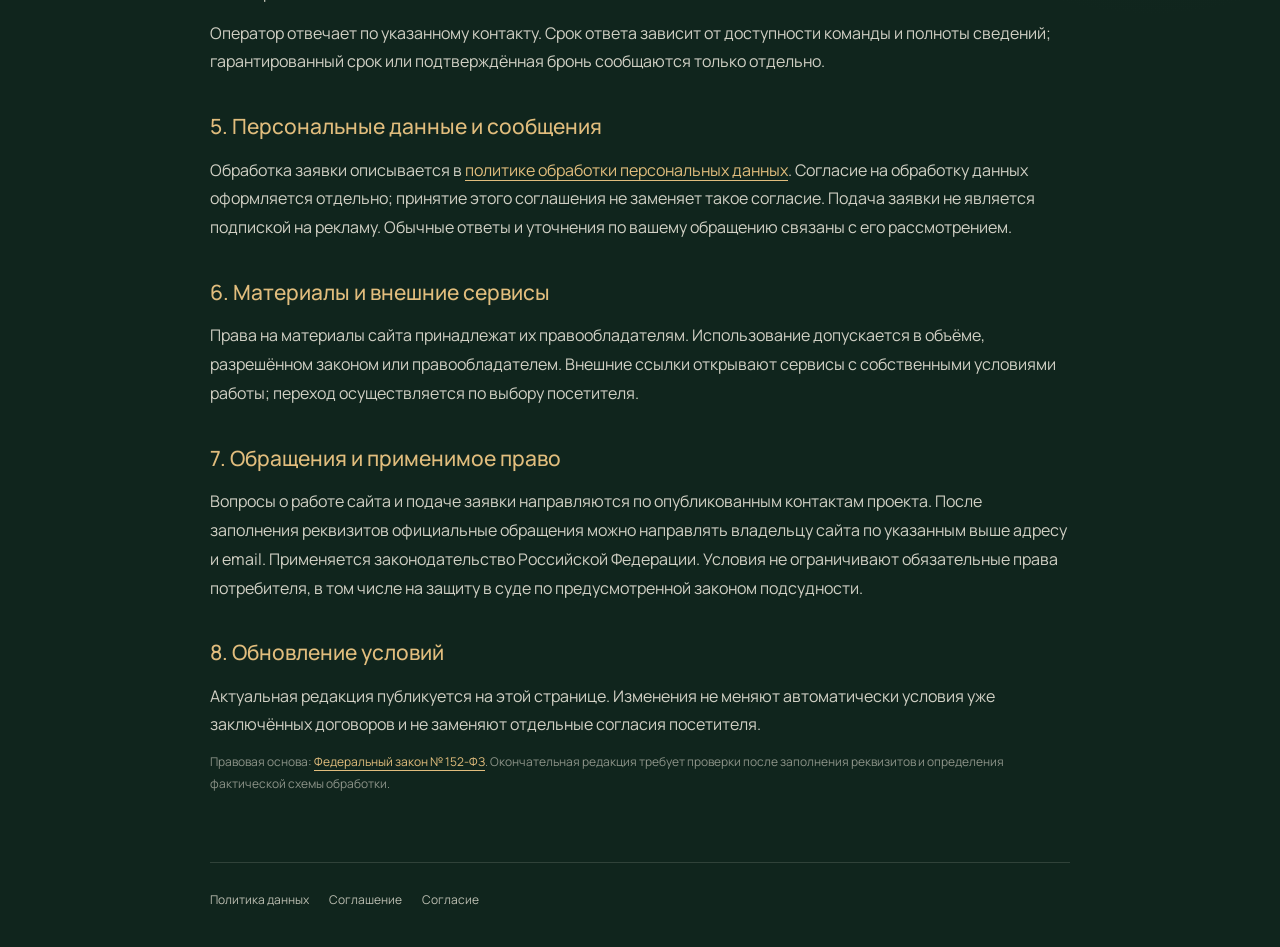
<file: terms.html>
<!doctype html><html lang="ru" class="legal-document"><head><meta charset="utf-8"><meta name="viewport" content="width=device-width,initial-scale=1"><meta name="robots" content="noindex,follow"><title>Соглашение об использовании сайта и подаче заявки — to Dublin</title><link rel="icon" href="favicon.ico" sizes="any"><link rel="icon" type="image/svg+xml" href="favicon.svg"><link rel="apple-touch-icon" sizes="180x180" href="apple-touch-icon.png"><link rel="stylesheet" href="style.css?v=clean-6"><link rel="stylesheet" href="legal.css?v=1"></head>
<body class="legal-page"><header class="legal-header"><a href="index.html" class="legal-brand">to Dublin</a><a href="index.html" class="legal-back">К сайту</a></header><main class="legal-main"><p class="legal-eyebrow">Правовая информация</p><h1>Соглашение об использовании сайта и подаче заявки</h1><p class="legal-version">Проект · версия от 8 ноября 2026 года</p><p class="legal-draft">Проект для заполнения. Реквизиты оператора оставлены пустыми. Перед использованием документов и запуском приёма заявок необходимо заполнить реквизиты, проверить фактические сервисы обработки и подтвердить размещение основной базы данных в России. Этот проект не подтверждает выполнение этих условий.</p>
<p>Документ определяет порядок использования сайта to Dublin и подачи запросов о мобильном пабе и барном кейтеринге. Он отделён от <a href="consent.html">согласия на обработку персональных данных</a>.</p>
<h2>1. Сведения о владельце сайта</h2><dl class="legal-operator"><dt>Наименование / ФИО оператора</dt><dd class="legal-empty" aria-label="Не заполнено"></dd><dt>ИНН / ОГРН / ОГРНИП (при наличии)</dt><dd class="legal-empty" aria-label="Не заполнено"></dd><dt>Адрес оператора</dt><dd class="legal-empty" aria-label="Не заполнено"></dd><dt>Email для обращений</dt><dd class="legal-empty" aria-label="Не заполнено"></dd></dl>
<p>Пока реквизиты не заполнены, документ является проектом. Юридическое лицо или предприниматель, оказывающий услуги, указывается в окончательной редакции и в договоре на конкретное мероприятие.</p>
<h2>2. Назначение сайта</h2>
<p>На сайте представлены мобильный паб, возможные форматы мероприятий и способы связи. Изображения и видео показывают атмосферу и примеры оформления; точный состав оборудования, команды, напитков и обслуживания согласуется для выбранного мероприятия.</p>
<h2>3. Подача заявки</h2>
<p>В заявке посетитель указывает достоверные контактные данные и сведения о событии. Дата и комментарий могут быть оставлены пустыми. Не передавайте информацию, которую вы не вправе предоставлять, и сведения, не относящиеся к обращению.</p>
<p>Кнопки связи открывают чат в Telegram без заранее подготовленного текста. Посетитель самостоятельно составляет и отправляет сообщение в приложении или веб-версии Telegram. Переход по ссылке сам по себе не означает отправку или получение обращения.</p>
<h2>4. Что означает обращение</h2>
<p>Заявка — просьба связаться и обсудить мероприятие. Она не бронирует дату, не требует оплаты и сама по себе не заключает договор на оказание услуг. Возможность выезда, площадка, состав, цена, порядок оплаты и иные условия согласуются отдельно. Обязательства по конкретному мероприятию определяются заключённым договором.</p>
<p>Оператор отвечает по указанному контакту. Срок ответа зависит от доступности команды и полноты сведений; гарантированный срок или подтверждённая бронь сообщаются только отдельно.</p>
<h2>5. Персональные данные и сообщения</h2>
<p>Обработка заявки описывается в <a href="privacy.html">политике обработки персональных данных</a>. Согласие на обработку данных оформляется отдельно; принятие этого соглашения не заменяет такое согласие. Подача заявки не является подпиской на рекламу. Обычные ответы и уточнения по вашему обращению связаны с его рассмотрением.</p>
<h2>6. Материалы и внешние сервисы</h2>
<p>Права на материалы сайта принадлежат их правообладателям. Использование допускается в объёме, разрешённом законом или правообладателем. Внешние ссылки открывают сервисы с собственными условиями работы; переход осуществляется по выбору посетителя.</p>
<h2>7. Обращения и применимое право</h2>
<p>Вопросы о работе сайта и подаче заявки направляются по опубликованным контактам проекта. После заполнения реквизитов официальные обращения можно направлять владельцу сайта по указанным выше адресу и email. Применяется законодательство Российской Федерации. Условия не ограничивают обязательные права потребителя, в том числе на защиту в суде по предусмотренной законом подсудности.</p>
<h2>8. Обновление условий</h2>
<p>Актуальная редакция публикуется на этой странице. Изменения не меняют автоматически условия уже заключённых договоров и не заменяют отдельные согласия посетителя.</p>
<p class="legal-version">Правовая основа: <a href="https://mintrud.gov.ru/docs/laws/130" target="_blank" rel="noopener noreferrer">Федеральный закон № 152-ФЗ</a>. Окончательная редакция требует проверки после заполнения реквизитов и определения фактической схемы обработки.</p></main><footer class="legal-page-footer"><nav class="legal-links" aria-label="Правовая информация"><a href="privacy.html" aria-label="Политика обработки персональных данных">Политика данных</a><a href="terms.html" aria-label="Соглашение об использовании сайта и подаче заявки">Соглашение</a><a href="consent.html" aria-label="Согласие на обработку персональных данных">Согласие</a></nav></footer></body></html>
</file>
<file: style.css>
@font-face{font-family:'Manrope';font-style:normal;font-weight:200 800;font-display:swap;src:url('fonts/manrope-variable.woff2') format('woff2')}
@font-face{font-family:'Rye';font-style:normal;font-weight:400;font-display:swap;src:url('fonts/rye-latin-regular.woff2') format('woff2')}
:root{--brand-font:'Rye',Georgia,serif;color-scheme:dark;--cream:#fff9ec;--muted:#efe9d6ad;--ease:cubic-bezier(.2,.7,.2,1);font-family:Manrope,Arial,sans-serif;background:#182d24;color:var(--cream)}
*{box-sizing:border-box}html,body{margin:0;min-width:280px;width:100%;height:100%;overflow:hidden}body{overscroll-behavior:none}button,a{-webkit-tap-highlight-color:transparent}button{font:inherit;color:inherit;cursor:pointer}button:focus-visible,a:focus-visible{outline:2px solid #f5d99b;outline-offset:5px}a{color:inherit}button{border:0}svg{width:22px;height:22px;fill:none;stroke:currentColor;stroke-width:1.35;stroke-linecap:round;stroke-linejoin:round}.icon-library{position:absolute;width:0;height:0;overflow:hidden}.experience{position:fixed;inset:0;isolation:isolate;overflow:hidden;touch-action:pinch-zoom;--look-x:0px;--look-y:0px}.scenes,.time-scene,.time-scene picture,.scene-shade,#ambient{position:absolute;inset:0;width:100%;height:100%}.scenes{z-index:-2;background:#182d24}.time-scene{opacity:0;visibility:hidden;transition:opacity 1.5s var(--ease),visibility 1.5s;overflow:hidden}.time-scene.is-active{opacity:1;visibility:visible}.time-scene picture{transform:translate(var(--look-x),var(--look-y));transition:transform .8s ease-out}.scene-photo{width:100%;height:100%;object-fit:cover;object-position:center 55%;display:block;transform:scale(1.06);transition:transform 12s linear;user-select:none}.time-scene.is-active .scene-photo{transform:scale(1.025)}.scene-shade{z-index:-1;pointer-events:none;background:linear-gradient(180deg,#061b1b65 0%,#10251f20 29%,transparent 45%,#0a201326 61%,#081a158c 80%,#071b17eb 100%)}#ambient{z-index:1;pointer-events:none}.site-header{position:absolute;z-index:3;top:0;left:0;right:0;display:flex;justify-content:flex-end;align-items:center;padding:30px 4.5%;gap:24px}.header-note{margin-right:auto;font-size:8px;letter-spacing:2px;font-weight:500;color:#fff9ecd1}.glass{border:1px solid #fff9ec35;background:linear-gradient(130deg,#fff9ec0e,#fff9ec03 60%,#fff9ec08);backdrop-filter:blur(13px) saturate(115%);-webkit-backdrop-filter:blur(13px) saturate(115%);box-shadow:inset 0 1px 0 #fff9ec1a,0 6px 24px #071b1710}.primary-button{--button-fill:rgba(12,31,24,.68);--button-hover:rgba(21,48,36,.78);--button-pressed:rgba(8,24,18,.84);position:relative;display:inline-flex;align-items:center;justify-content:center;gap:0;min-height:48px;padding:12px 24px;border:1px solid #fff9ec99;border-radius:8px;background:linear-gradient(135deg,#fff9ec0d,#fff9ec00 65%),var(--button-fill);backdrop-filter:blur(12px) saturate(110%);-webkit-backdrop-filter:blur(12px) saturate(110%);color:#fff9ec;font-family:Manrope,Arial,sans-serif;font-size:14px;font-weight:600;line-height:1.3;letter-spacing:.02em;text-align:center;text-decoration:none;text-shadow:none;box-shadow:inset 0 1px 0 #fff9ec12,0 5px 16px #061b192e;cursor:pointer;pointer-events:auto;transition:background-color .2s,border-color .2s,transform .2s,box-shadow .2s}.primary-button:hover{background-color:var(--button-hover);border-color:#fff9ecdf;transform:translateY(-1px);box-shadow:inset 0 1px 0 #fff9ec20,0 7px 18px #061b193b}.primary-button:active{background-color:var(--button-pressed);transform:translateY(1px);box-shadow:inset 0 1px 4px #061b1929,0 2px 6px #061b1926}.primary-button:focus-visible{outline:2px solid #fff9ec;outline-offset:4px;box-shadow:0 0 0 6px #173d2d,inset 0 1px 0 #fff9ec12}.about-link{--button-fill:rgba(12,31,24,.36);--button-hover:rgba(21,48,36,.48);--button-pressed:rgba(8,24,18,.56);text-shadow:0 1px 4px #061b19b3;margin-top:22px;width:180px;min-width:180px;max-width:100%}.hero-copy{position:absolute;z-index:2;top:clamp(84px,11vh,140px);left:5%;right:5%;display:flex;flex-direction:column;align-items:center;text-align:center;pointer-events:auto;text-shadow:0 2px 24px #0c231f60}.eyebrow{font-size:9px;letter-spacing:2.7px;font-weight:500;margin:0 0 18px}.brand-title{color:#D4A24C;max-width:100%;margin:0;font-family:var(--brand-font);font-size:clamp(48px,5.5vw,96px);font-weight:400;font-synthesis:none;letter-spacing:.02em;line-height:1.2;text-align:center;white-space:nowrap}.brand-subtitle{margin:10px 0 0;font-family:Manrope,Arial,sans-serif;font-size:12px;font-weight:500;line-height:1.5;letter-spacing:.2em;text-transform:none;color:#fff9ecd9}.scene-hint{position:absolute;z-index:2;bottom:calc(165px + env(safe-area-inset-bottom,0px));left:50%;transform:translateX(-50%);display:flex;flex-direction:column;align-items:center;gap:11px;font-size:7px;letter-spacing:1.6px;color:#fff9ecb0;pointer-events:none;white-space:nowrap}.scroll-mark{display:block;height:22px;width:1px;background:linear-gradient(transparent,#fff9ecc0);position:relative;animation:scroll-hint 2.8s ease-in-out infinite}.scroll-mark::after{content:'';width:4px;height:4px;position:absolute;bottom:0;left:-1.5px;border-bottom:1px solid;border-right:1px solid;transform:rotate(45deg)}.mobile-hint{display:none}.scene-footer{position:absolute;z-index:3;left:4.5%;right:4.5%;bottom:max(22px,env(safe-area-inset-bottom,0px));display:grid;grid-template-columns:1fr auto 1fr;gap:23px 30px;align-items:center}.scene-info{display:flex;align-items:center;gap:18px;min-width:0}.scene-count{font-size:8px;letter-spacing:1.4px;white-space:nowrap;color:#fff9ecae;align-self:flex-start;padding-top:8px}.scene-info h2{font:400 24px/1.25 Georgia,'Times New Roman',serif;letter-spacing:-.3px;margin:0}.scene-info p{margin:7px 0 0;font-size:9px;line-height:1.5;color:var(--muted)}.time-dock{display:flex;gap:4px;border-radius:50px;padding:5px}.time-button{position:relative;border-radius:40px;background:none;display:flex;align-items:center;gap:8px;padding:13px 17px;white-space:nowrap;font-size:10px;transition:background .35s,color .35s,box-shadow .35s;min-height:46px}.time-button svg{width:18px;height:18px;stroke-width:1.25}.time-button:hover{background:#fff9ec14}.time-button.is-active{color:#203c2f;background:#fff9ec;box-shadow:0 3px 15px #081c1728}.time-button.is-active svg{stroke-width:1.5}.footer-line{grid-column:1/-1;display:flex;justify-content:space-between;align-items:center;padding-top:17px;border-top:1px solid #fff9ec28;font-size:7px;letter-spacing:1.8px;color:#fff9ec8c}.footer-line button{padding:0;background:none;display:flex;align-items:center;gap:9px;font-size:8px;letter-spacing:.5px;color:#fff9ecd1}.footer-line button:hover{color:#fff}.footer-line svg{width:14px;height:14px}.scene-progress{position:absolute;left:0;right:0;top:calc(100% - 28px);height:1px;pointer-events:none;transform:scaleX(var(--progress,0));transform-origin:left;background:#e9c78c;opacity:.65}.is-paused .scroll-mark{animation-play-state:paused}.is-paused .time-scene .scene-photo{transition:none}.lightbox::backdrop{background:#071b17ad;backdrop-filter:blur(12px)}.dialog-close{position:absolute;right:14px;top:10px;width:36px;height:36px;font:300 30px/1 Arial,sans-serif;background:none;color:inherit}.lightbox{border:1px solid #fff9ec28;width:min(1500px,96vw);max-height:96svh;padding:44px 8px 8px;background:#14271d;color:#fff9ec;border-radius:6px;overflow:auto}.lightbox img{display:block;max-width:100%;max-height:calc(96svh - 56px);width:100%;height:auto;object-fit:contain}.lightbox picture{display:block}.dialog-close:hover{opacity:.65}@keyframes copy-in{from{opacity:0;transform:translateY(16px)}to{opacity:1;transform:none}}@keyframes scroll-hint{0%,100%{opacity:.3;transform:translateY(-3px)}60%{opacity:1;transform:translateY(3px)}}
@media(min-aspect-ratio:2/1){.hero-copy{top:90px}.brand-title{font-size:clamp(40px,9vh,82px)}.scene-hint{display:none}.scene-photo{object-position:center 62%}}
@media(max-width:1150px){.scene-footer{gap:22px 18px}.scene-info{gap:10px}.scene-info h2{font-size:21px}.scene-info p{font-size:8px}.time-button{padding:12px}.scene-count{font-size:7px}.time-dock{padding:4px}.scene-info{max-width:250px}}
@media(max-width:850px){.scene-footer{grid-template-columns:1fr auto;gap:22px}.time-dock{grid-column:1/-1;grid-row:2;justify-self:center}.scene-info{max-width:none}.footer-line{grid-row:3;padding-top:15px}.scene-hint{bottom:235px}.scene-progress{top:calc(100% - 27px)}.time-button{padding:12px 24px}.hero-copy{top:15vh}.header-note{display:none}}
@media(max-width:700px){.scene-photo{object-position:center center}.site-header{padding:23px 6%;gap:12px}.primary-button{min-height:48px;padding:12px 22px;font-size:14px}.about-link{margin-top:22px;min-width:180px}.hero-copy{left:6%;right:6%;top:clamp(160px,22svh,235px)}.brand-title{font-size:clamp(38px,11.5vw,78px)}.brand-subtitle{margin-top:12px;font-size:11px;letter-spacing:.16em}.eyebrow{font-size:7px;letter-spacing:2px;margin-bottom:19px}.scene-shade{background:linear-gradient(180deg,#071c1969 0%,#10251f20 32%,transparent 48%,#081e1520 64%,#081b15b3 82%,#071b17f2 100%)}.scene-hint{bottom:calc(226px + env(safe-area-inset-bottom,0px));font-size:6px;letter-spacing:1.3px;gap:9px}.desktop-hint{display:none}.mobile-hint{display:inline}.scroll-mark{height:14px}.scene-footer{left:6%;right:6%;bottom:max(20px,env(safe-area-inset-bottom,0px));gap:18px 10px}.scene-info{gap:13px}.scene-info h2{font-size:23px}.scene-info p{font-size:8px;margin-top:6px}.scene-count{font-size:7px;letter-spacing:1px}.time-dock{justify-self:stretch;justify-content:space-between;gap:3px;border-radius:40px}.time-button{flex:1;justify-content:center;padding:13px 7px;font-size:9px;gap:7px;min-height:44px}.time-button svg{width:16px;height:16px}.footer-line{font-size:6px;letter-spacing:1.2px;gap:12px}.footer-line button{font-size:7px;gap:6px}.footer-line svg{width:12px;height:12px}.scene-progress{top:calc(100% - 25px)}}

@media(max-height:700px) and (min-width:701px){.site-header{padding-top:20px;padding-bottom:20px}.hero-copy{top:88px}.brand-title{font-size:clamp(40px,9vh,64px)}.eyebrow{margin-bottom:10px}.scene-hint{display:none}.scene-footer{gap:16px}.scene-info h2{font-size:20px}}
@media(max-height:700px) and (max-width:700px){.site-header{padding-top:17px}.hero-copy{top:clamp(124px,22svh,160px)}.brand-title{font-size:clamp(34px,10.5vw,64px)}.brand-subtitle{margin-top:10px;font-size:10px}.scene-hint{display:none}.scene-info h2{font-size:20px}.scene-footer{gap:14px 8px}.time-button{padding-top:10px;padding-bottom:10px;min-height:40px}.scene-progress{top:calc(100% - 25px)}}
@media(prefers-reduced-motion:reduce){*,*::before,*::after{animation:none!important;transition:none!important;scroll-behavior:auto!important}.time-scene picture,.scene-photo,.time-scene.is-active .scene-photo{transform:none}#ambient,.scene-hint{display:none}}
@supports not ((backdrop-filter:blur(1px)) or (-webkit-backdrop-filter:blur(1px))){.glass{background:#233e30cc}.primary-button{background-color:var(--button-fill)}}


body[data-phase="morning"] .scene-shade,body[data-phase="day"] .scene-shade{background:linear-gradient(180deg,#07251d9e 0%,#09281d66 29%,#09281d08 49%,#081b1526 61%,#081a158c 80%,#071b17eb 100%)}
.scene-count{font-variant-numeric:tabular-nums;letter-spacing:1px}

@media(max-height:820px) and (min-width:701px){.hero-copy{top:80px}.brand-title{font-size:clamp(44px,7.6vh,66px)}.brand-subtitle{margin-top:8px;font-size:11px}.about-link{margin-top:18px;min-height:48px}}
@media(max-height:700px) and (min-width:701px){.hero-copy{top:clamp(48px,10vh,68px)}.brand-title{font-size:clamp(34px,7vh,50px)}.brand-subtitle{margin-top:6px;font-size:10px}.about-link{margin-top:14px;min-height:48px}}
@media(max-height:500px) and (max-width:700px){.hero-copy{top:62px}.brand-title{font-size:34px;line-height:1.1}.brand-subtitle{margin-top:6px;font-size:9px}.about-link{margin-top:12px;min-height:48px;padding-top:8px;padding-bottom:8px}.site-header{display:none}}

.brand-title,.brand-subtitle{animation:copy-in 1.2s var(--ease) both}



.hero-actions{display:grid;grid-template-columns:1fr 1.14fr;gap:10px;width:394px;max-width:100%;margin-top:22px}
.hero-actions .about-link{margin:0;width:auto;min-width:0;border-color:#fff9ec55}
.hero-actions .invite-link{--button-fill:rgba(14,34,26,.58);--button-hover:rgba(25,52,39,.7);--button-pressed:rgba(9,27,19,.8);min-width:0;border-color:#fff9ec9c;text-shadow:0 1px 4px #061b1970}
.quiet-button{display:inline-flex;align-items:center;justify-content:center;min-height:44px;padding:10px 16px;border:1px solid transparent;border-radius:8px;background:transparent;color:#fff9ecb8;font-family:Manrope,Arial,sans-serif;font-size:12px;font-weight:500;line-height:1.4;text-decoration:none;transition:color .2s,background-color .2s,border-color .2s}
.quiet-button:hover{color:#fff9ec;background:#fff9ec08;border-color:#fff9ec20}
.quiet-button:active{background:#fff9ec12}
.visually-hidden{position:absolute;width:1px;height:1px;padding:0;margin:-1px;overflow:hidden;clip:rect(0,0,0,0);white-space:nowrap;border:0}

.inquiry-dialog{color-scheme:dark;width:min(590px,calc(100% - 32px));max-height:calc(100svh - 40px);margin:auto;padding:0;overflow:hidden;border:1px solid #fff9ec38;border-radius:20px;background:linear-gradient(135deg,#fff9ec0b,transparent 55%),rgba(9,28,21,.82);backdrop-filter:blur(28px) saturate(115%);-webkit-backdrop-filter:blur(28px) saturate(115%);color:#fff9ec;box-shadow:inset 0 1px 0 #fff9ec14,0 32px 100px #020e0b80}
.inquiry-dialog[open]{display:flex;flex-direction:column}
.inquiry-dialog::backdrop{background:rgba(3,15,10,.5);backdrop-filter:blur(8px);-webkit-backdrop-filter:blur(8px)}
.inquiry-dialog [hidden]{display:none!important}
.inquiry-header{display:flex;align-items:center;justify-content:space-between;gap:16px;flex-shrink:0;padding:14px 26px;border-bottom:1px solid #fff9ec1c;background:#fff9ec03}
.inquiry-brand{font-size:11px;font-weight:600;line-height:1.4;letter-spacing:.08em}
.inquiry-brand span{margin-left:4px;color:#fff9ec70;font-weight:400;letter-spacing:.03em}
.inquiry-dialog .dialog-close{position:static;display:grid;place-items:center;flex:0 0 44px;width:44px;height:44px;padding:0;border:1px solid #fff9ec26;border-radius:50%;background:#fff9ec08;color:#fff9ec;font-size:26px;transition:background .2s,border-color .2s}
.inquiry-dialog .dialog-close:hover{background:#fff9ec18;border-color:#fff9ec55;opacity:1}
.inquiry-content{min-height:0;overflow-y:auto;overscroll-behavior:contain;padding:28px 32px 24px;scrollbar-width:thin;scrollbar-color:#fff9ec40 transparent}
.inquiry-progress{margin-bottom:28px}
.inquiry-progress-caption{display:flex;justify-content:space-between;gap:12px;margin-bottom:11px;color:#fff9ec75;font-size:9px;font-weight:500;line-height:1.5;letter-spacing:.07em}
.inquiry-progress-caption>span:first-child{color:#fff9ecbf}
.inquiry-progress-track{display:grid;grid-template-columns:1fr 1fr;gap:6px}
.inquiry-progress-track span{height:2px;border-radius:2px;background:#fff9ec19;transition:background-color .25s}
.inquiry-progress-track .is-current,.inquiry-progress-track .is-complete{background:#e9d8afc9}
.inquiry-heading{margin-bottom:26px}
.inquiry-heading h2{margin:0;font-family:Manrope,Arial,sans-serif;font-size:32px;font-weight:500;line-height:1.2;letter-spacing:-.045em;text-wrap:balance}
.inquiry-heading h2:focus{outline:none}
.inquiry-heading p{margin:12px 0 0;color:#fff9ec9e;font-size:12px;font-weight:400;line-height:1.8}
.inquiry-step,.event-kind-group{min-width:0;margin:0;padding:0;border:0}
.inquiry-step{display:grid;gap:20px}
.event-kind-group legend{margin-bottom:10px;padding:0}
.field-label{display:block;margin:0 0 9px;color:#fff9ecdb;font-size:11px;font-weight:500;line-height:1.5;letter-spacing:.01em}
.field-label span{margin-left:4px;color:#fff9ec65;font-size:9px;font-weight:400}
.event-options{display:grid;grid-template-columns:1fr 1fr;gap:8px}
.event-option{position:relative;display:block;min-width:0;cursor:pointer}
.event-option input{position:absolute;width:1px;height:1px;opacity:0}
.event-option span{display:flex;align-items:center;justify-content:center;height:100%;min-height:48px;padding:11px 8px;border:1px solid #fff9ec24;border-radius:9px;background:#fff9ec03;color:#fff9ecb5;font-size:12px;line-height:1.5;text-align:center;transition:background-color .2s,border-color .2s,color .2s}
.event-option:hover span{background:#fff9ec08;border-color:#fff9ec48;color:#fff9ec}
.event-option input:checked+span{background:#e9d8af12;border-color:#e9d8af9e;color:#fff9ec;box-shadow:inset 0 0 0 1px #e9d8af12}
.event-option input:focus-visible+span{outline:2px solid #fff9ec;outline-offset:3px}
.event-option input[aria-invalid="true"]+span{border-color:#f6b7a480}
.inquiry-fields{display:grid;grid-template-columns:1fr 1fr;gap:16px}
.inquiry-field{min-width:0}
.inquiry-field input,.inquiry-field textarea{display:block;width:100%;min-width:0;min-height:48px;margin:0;padding:12px 13px;border:1px solid #fff9ec2b;border-radius:9px;outline:none;background:#fff9ec04;color:#fff9ec;font-family:Manrope,Arial,sans-serif;font-size:13px;font-weight:400;line-height:1.5;box-shadow:none;transition:background-color .2s,border-color .2s,box-shadow .2s}
.inquiry-field textarea{min-height:88px;resize:vertical;max-height:240px}
.inquiry-field input::placeholder,.inquiry-field textarea::placeholder{color:#fff9ec60;opacity:1}
.inquiry-field input:hover,.inquiry-field textarea:hover{border-color:#fff9ec48}
.inquiry-field input:focus,.inquiry-field textarea:focus{border-color:#e9d8afaa;background:#fff9ec07;box-shadow:0 0 0 3px #e9d8af0a}
.inquiry-field input[aria-invalid="true"],.inquiry-field textarea[aria-invalid="true"]{border-color:#f6b7a49e}
.inquiry-field input[type="date"]{padding-right:9px;color:#fff9ecd4}
.inquiry-field input[type="date"]::-webkit-calendar-picker-indicator{opacity:.65;cursor:pointer}
.field-error{margin:7px 0 0;color:#f6b7a4;font-size:10px;line-height:1.5}
.field-error:empty{display:none}
.inquiry-next{width:100%;margin-top:4px}
.inquiry-footnote{margin:-8px 0 0;color:#fff9ec66;font-size:10px;line-height:1.6;text-align:center}
.inquiry-telegram-note{margin:0;color:#fff9ec85;font-size:11px;line-height:1.7;max-width:43ch}
.inquiry-form-actions{display:grid;grid-template-columns:auto 1fr;gap:12px;align-items:center;margin-top:2px}
.inquiry-form-actions .quiet-button{padding-left:4px;padding-right:16px}
.inquiry-form-actions .primary-button{font-size:12px;min-width:0;padding-left:16px;padding-right:16px}
.inquiry-result{display:grid;gap:18px}
.inquiry-summary{max-height:220px;overflow:auto;margin:0;padding:18px;border:1px solid #fff9ec20;border-radius:10px;background:#0000001c;color:#fff9ecba;font-family:Manrope,Arial,sans-serif;font-size:12px;line-height:1.8;white-space:pre-wrap;overflow-wrap:anywhere;scrollbar-width:thin;scrollbar-color:#fff9ec40 transparent}
.inquiry-telegram-link{width:100%}
.inquiry-result-actions{display:flex;justify-content:space-between;gap:8px;margin-top:-10px}
.inquiry-result-actions .quiet-button{padding-left:8px;padding-right:8px;font-size:11px}
.inquiry-status{margin:16px 0 0;color:#fff9ecae;font-size:11px;line-height:1.6;text-align:center}
.inquiry-status:empty{display:none}
@media(max-width:700px){.hero-actions{width:380px;margin-top:22px;gap:8px}.hero-actions .primary-button{font-size:12px;padding:12px 8px}.inquiry-dialog{width:calc(100% - 24px);max-height:calc(100svh - 24px);border-radius:16px}.inquiry-header{padding:10px 20px}.inquiry-content{padding:24px 24px 22px}.inquiry-progress{margin-bottom:25px}.inquiry-heading h2{font-size:29px}.inquiry-heading p{font-size:12px}.inquiry-heading{margin-bottom:24px}.inquiry-field input,.inquiry-field textarea{font-size:16px}.inquiry-fields{grid-template-columns:1fr;gap:18px}.inquiry-step{gap:18px}.inquiry-form-actions .primary-button{font-size:12px}}
@media(max-width:360px){.hero-actions{gap:7px}.hero-actions .primary-button{font-size:11px;padding:12px 6px}.inquiry-header{padding:10px 16px}.inquiry-content{padding:22px 20px}.inquiry-brand span{font-size:10px}.inquiry-heading h2{font-size:27px}.event-option span{font-size:11px;min-height:46px}.inquiry-form-actions{gap:5px}.inquiry-form-actions .primary-button{font-size:11px;padding-left:10px;padding-right:10px}.inquiry-result-actions .quiet-button{font-size:10px}}
@media(max-height:820px) and (min-width:701px){.hero-actions{margin-top:18px}}
@media(max-height:700px) and (min-width:701px){.hero-actions{margin-top:14px}}
@media(max-height:500px) and (max-width:700px){.hero-actions{margin-top:12px}}
@supports not ((backdrop-filter:blur(1px)) or (-webkit-backdrop-filter:blur(1px))){.inquiry-dialog{background-color:rgba(9,28,21,.97)}}
@media(max-width:700px){.hero-copy{top:clamp(130px,18svh,205px)}}
@media(max-height:700px) and (max-width:700px){.hero-copy{top:clamp(102px,17svh,140px)}}
@media(max-height:500px) and (max-width:700px){.hero-copy{top:48px}}


.inquiry-onsite-actions{display:grid;gap:8px}
.inquiry-onsite-actions .primary-button{width:100%}
.inquiry-status.is-error{color:#f6b7a4}
.inquiry-form-actions .primary-button:disabled{cursor:wait;opacity:.7;transform:none}
.inquiry-form-actions .quiet-button:disabled{cursor:default;opacity:.4}
.inquiry-form-actions .is-sending::before{content:'';width:14px;height:14px;flex:0 0 14px;margin-right:10px;border:1.5px solid #fff9ec45;border-top-color:#fff9ec;border-radius:50%;animation:inquiry-sending .8s linear infinite}
@keyframes inquiry-sending{to{transform:rotate(360deg)}}
@media(prefers-reduced-motion:reduce){.inquiry-form-actions .is-sending::before{animation:none}}
</file>
<file: service.css>
@font-face{font-family:'PT Serif';font-style:normal;font-weight:400;font-display:swap;src:url('fonts/pt-serif-regular.woff') format('woff')}
@font-face{font-family:'PT Serif';font-style:normal;font-weight:700;font-display:swap;src:url('fonts/pt-serif-bold.woff') format('woff')}
.content-document{height:auto;min-height:100%;overflow-y:auto;scroll-behavior:smooth;scroll-padding-top:30px}
body.content-page{height:auto;min-height:100vh;overflow:visible;background:radial-gradient(ellipse at 90% 0,#26463866,transparent 45%),#10251d;color:#fff9ec}
.skip-link{position:absolute;left:20px;top:-100px;padding:14px;background:#fff9ec;color:#10251d;z-index:10}.skip-link:focus{top:12px}
.service-nav,.service-main{width:min(1140px,calc(100% - 64px));margin:0 auto}
.service-nav{display:flex;justify-content:space-between;align-items:center;gap:20px;padding:28px 0;border-bottom:1px solid #fff9ec22}
.service-brand{font-family:var(--brand-font);font-size:27px;font-weight:400;line-height:1.3;color:#D4A24C;text-decoration:none}
.service-nav .primary-button{min-height:44px;font-size:12px;padding:10px 20px}
.service-intro{display:grid;grid-template-columns:1fr;gap:28px;align-items:center;justify-items:center;padding:72px 0 48px}
.service-intro-heading,.service-intro-copy{width:100%;margin:0 auto;text-align:center}
.service-intro-heading{max-width:900px}
.service-intro-copy{max-width:640px}
.service-eyebrow{margin:0 0 18px;color:#D4A24C;font-size:10px;font-weight:600;letter-spacing:.14em;text-transform:uppercase;line-height:1.6}
.service-intro :is(h1,h2){font-size:clamp(32px,3.8vw,48px);font-weight:500;line-height:1.18;letter-spacing:-.045em;margin:0 0 24px;text-wrap:balance}
.service-intro p:not(.service-eyebrow){font-size:14px;line-height:1.85;color:#fff9ecb3;margin:0 0 20px}
.service-intro .service-lead{color:#fff9ece6!important;font-size:18px!important;line-height:1.65!important}
.service-intro .primary-button{margin-top:8px}
.service-photo{display:block;width:100%;height:410px;object-fit:cover;object-position:center 63%;border:1px solid #fff9ec20;border-radius:16px}


.service-section{padding:64px 0;border-bottom:1px solid #fff9ec1c}
.service-section h2,.service-final h2{font-size:clamp(27px,3vw,36px);font-weight:500;line-height:1.25;letter-spacing:-.035em;margin:0 0 28px;text-wrap:balance}
.service-section p,.service-process p{font-size:14px;line-height:1.85;color:#fff9ecab;margin:0 0 18px;max-width:72ch}
.service-cards{display:grid;grid-template-columns:repeat(3,minmax(0,1fr));gap:16px}
.service-cards article{padding:26px 24px 20px;border:1px solid #fff9ec22;border-radius:12px;background:linear-gradient(135deg,#fff9ec06,transparent)}
.service-cards article>span{font-size:10px;color:#D4A24C}.service-cards h3,.service-process h3{font-size:17px;line-height:1.4;font-weight:500;margin:18px 0 12px}.service-cards p{font-size:13px;margin:0}
.service-inclusions{display:grid;grid-template-columns:1fr 1fr;gap:0 40px;margin:28px 0 0}.service-inclusions>div{padding:20px 0;border-top:1px solid #fff9ec22}.service-inclusions dt{font-size:16px;font-weight:500;margin-bottom:9px}.service-inclusions dd{font-size:13px;color:#fff9ecab;line-height:1.8;margin:0}
.service-area{max-width:780px}.service-process{display:grid;grid-template-columns:repeat(3,minmax(0,1fr));gap:30px;padding:0;list-style:none;counter-reset:process}.service-process li{counter-increment:process}.service-process li::before{content:'0' counter(process);color:#D4A24C;font-size:12px}.service-process p{font-size:13px;margin:0}
.service-faq{max-width:850px}.service-faq details{border-top:1px solid #fff9ec22;padding:0 4px}.service-faq summary{padding:22px 4px;font-size:15px;line-height:1.6;cursor:pointer}.service-faq details p{padding:0 4px 14px;font-size:13px}.service-faq summary::marker{color:#D4A24C}
.service-final{padding:68px 0;text-align:center}.service-final h2{margin-bottom:18px}.service-final p{font-size:14px;color:#fff9ecab;margin:0 0 26px}
@media(max-width:850px){.service-nav,.service-main{width:calc(100% - 40px)}.service-intro{grid-template-columns:1fr;gap:32px;padding-top:44px}.service-photo{height:auto;aspect-ratio:16/9;object-fit:cover}.service-cards{grid-template-columns:1fr}.service-process{grid-template-columns:1fr;gap:24px}.service-process h3{margin-top:10px}.service-section{padding:44px 0}.service-intro :is(h1,h2){max-width:650px}.service-inclusions{gap:0 24px}}
@media(max-width:450px){.service-nav,.service-main{width:calc(100% - 32px)}.service-nav{padding:20px 0;gap:12px}.service-brand{font-size:22px}.service-nav .primary-button{padding:10px 12px;font-size:11px}.service-intro :is(h1,h2){font-size:32px}.service-intro .service-lead{font-size:17px!important}.service-inclusions{grid-template-columns:1fr}.service-section h2,.service-final h2{font-size:28px}.service-cards article{padding:24px 20px}.service-intro{padding-bottom:32px}}
@media(prefers-reduced-motion:reduce){.content-document{scroll-behavior:auto}}


.service-brand{flex-shrink:0}
.service-nav{padding-top:24px;padding-bottom:24px}
.service-nav .primary-button{min-height:46px;font-weight:500}
.service-intro :is(h1,h2){letter-spacing:-.035em}
.service-intro p:not(.service-eyebrow){font-size:15px;line-height:1.8}
.service-photo{border-color:#fff9ec26;box-shadow:0 12px 40px #06130d30}
.service-photo.service-video{height:auto;aspect-ratio:16/9;object-fit:contain;object-position:center;background:#07140f}



.service-section h2,.service-final h2{letter-spacing:-.025em}
.service-cards article{border-color:#fff9ec24;border-radius:14px;background:linear-gradient(135deg,#fff9ec08,#fff9ec02);box-shadow:inset 0 1px 0 #fff9ec09}
.service-cards h3,.service-process h3{font-size:18px;font-weight:500}
.service-cards h3,.service-inclusions dt,.service-process h3{color:#D4A24C}
.service-cards p,.service-process p,.service-inclusions dd{font-size:14px;line-height:1.8}
.service-inclusions>div{padding-top:22px;padding-bottom:22px}
.service-faq summary{display:flex;align-items:center;justify-content:space-between;gap:20px;min-height:64px;list-style:none;font-weight:500}
.service-faq summary::-webkit-details-marker{display:none}
.service-faq summary::marker{content:""}
.service-faq summary::after{content:"+";flex:0 0 20px;text-align:center;font-size:22px;font-weight:400;color:#fff9ecad}
.service-faq details[open] summary{color:#D4A24C}
.service-faq details[open] summary::after{content:"−";color:currentColor}
.service-faq summary:focus-visible{outline:2px solid #fff9ec;outline-offset:3px;border-radius:4px}
.service-faq details p{font-size:14px;line-height:1.8;color:#fff9ecb8}
@media(max-width:450px){.service-cards h3{font-size:18px}.service-faq summary{font-size:14px}}
@media(max-width:360px){.service-nav{gap:10px}.service-brand{font-size:20px}.service-nav .primary-button{padding:10px 12px;font-size:11px}}

.service-bottom-actions{position:fixed;z-index:10;bottom:calc(8px + env(safe-area-inset-bottom,0px));left:50%;transform:translateX(-50%);display:grid;grid-template-columns:minmax(0,1fr) max-content minmax(0,1fr);align-items:start;width:min(420px,calc(100% - 24px));height:44px;pointer-events:none}
.service-bottom-actions>.service-invite-button{grid-column:2;grid-row:1;min-height:44px;margin:0;padding:10px 12px;font-size:14px;white-space:nowrap;pointer-events:auto}
.service-bottom-actions>.service-invite-button[hidden]{display:none!important}
.service-menu-toggle,.service-menu-close{position:relative;display:flex;flex:0 0 44px;flex-direction:column;justify-content:center;align-items:center;gap:5px;width:44px;height:44px;padding:0;border:1px solid #fff9ec2e;border-radius:8px;background:#fff9ec04;color:#fff9ec;cursor:pointer;transition:background-color .2s,border-color .2s}
.service-menu-toggle:hover,.service-menu-close:hover{background:#fff9ec0b;border-color:#fff9ec60}
.service-menu-toggle>span,.service-menu-close>span{display:block;width:20px;height:1.5px;border-radius:2px;background:currentColor;pointer-events:none}
.service-menu-toggle>span:nth-child(2){width:14px}
.service-menu-close{border-color:transparent;background:transparent}
.service-menu-close>span{position:absolute;width:18px;transform:rotate(45deg)}
.service-menu-close>span:last-child{transform:rotate(-45deg)}
.service-menu{position:fixed;top:calc(var(--service-nav-height,73px) + 8px);right:max(16px,calc((100vw - 1140px)/2));left:auto;width:min(390px,calc(100% - 32px));max-height:calc(100vh - var(--service-nav-height,73px) - 24px);max-height:calc(100dvh - var(--service-nav-height,73px) - 24px);margin:0;padding:16px;border:1px solid #fff9ec2e;border-radius:16px;background:#0b1e17ed;color:#fff9ec;backdrop-filter:blur(22px);-webkit-backdrop-filter:blur(22px);box-shadow:0 20px 70px #06130f55;overflow-y:auto;overscroll-behavior:contain}
.service-menu::backdrop{background:#06130f65;backdrop-filter:blur(3px);-webkit-backdrop-filter:blur(3px)}
.service-menu-heading{display:flex;justify-content:space-between;align-items:center;gap:16px;margin-bottom:8px}
.service-menu-heading p{margin:0;padding-left:12px;color:#fff9ec80;font-size:11px;line-height:1.6;letter-spacing:.12em;text-transform:uppercase}
.service-menu nav{display:grid;gap:2px}
.service-menu nav a{display:flex;align-items:center;min-height:44px;padding:10px 12px;border-radius:6px;color:#fff9ecd6;font-size:16px;line-height:1.4;text-decoration:none;transition:background-color .2s,color .2s}
.service-menu nav a:hover,.service-menu nav a[aria-current="location"]{background:#fff9ec08;color:#fff9ec}
.service-menu nav a[aria-current="location"]{font-weight:600}

.content-document.has-service-flow{height:auto;min-height:100%;overflow-x:clip;overflow-y:auto;scroll-padding-top:calc(var(--service-nav-height,73px) + 24px);overscroll-behavior-y:auto;scrollbar-gutter:stable}
body.content-page.service-flow-active{height:auto;min-height:100vh;overflow:visible;overscroll-behavior-y:auto}
.content-document.service-modal-open{overflow-y:hidden}
.has-service-flow .service-nav{position:fixed;top:0;left:50%;transform:translateX(-50%);z-index:10;padding:14px 0;background:#10251deb;backdrop-filter:blur(18px);-webkit-backdrop-filter:blur(18px);animation:service-nav-appear 1s cubic-bezier(.19,1,.22,1) both}
.service-main.service-flow{position:relative;padding-top:calc(var(--service-nav-height,73px) + 24px);padding-bottom:calc(140px + env(safe-area-inset-bottom,0px))}
.service-flow>section{scroll-margin-top:0}
.service-flow .service-intro{min-height:0;gap:30px;padding:32px 0 56px}
.service-flow .service-intro :is(h1,h2){max-width:22ch;margin:0 auto;font-family:'PT Serif',Georgia,'Times New Roman',serif;font-size:clamp(34px,5vw,56px);font-weight:700;line-height:1.12;letter-spacing:-.025em;text-align:center}
.service-flow .service-intro-heading .service-eyebrow{display:flex;align-items:center;justify-content:center;gap:14px;margin:0 auto 18px;font-size:11px;letter-spacing:.16em}
.service-flow .service-intro-heading .service-eyebrow::before,.service-flow .service-intro-heading .service-eyebrow::after{content:'';flex:0 1 64px;height:1px;background:#D4A24C55}
.service-flow .service-intro-copy::before{content:'';display:block;width:48px;height:1px;margin:0 auto 18px;background:#D4A24C70}
.service-flow .service-intro .service-lead{max-width:24ch;margin:0 auto;font-family:'PT Serif',Georgia,'Times New Roman',serif;font-size:clamp(24px,2.5vw,30px)!important;font-weight:700;line-height:1.3!important;letter-spacing:-.015em;text-align:center;text-wrap:balance}
.service-flow .service-intro .service-lead span{color:#D4A24C}
.service-flow .service-intro .service-intro-description{max-width:52ch;margin:14px auto 0;font-family:'PT Serif',Georgia,'Times New Roman',serif;font-size:18px;font-weight:400;line-height:1.65;letter-spacing:0;text-align:center;text-wrap:pretty;color:#fff9ecd1}
.service-flow .service-intro .service-video{width:min(100%,960px);justify-self:center}
.service-flow .service-section{padding:64px 0}
.service-flow .service-section p,.service-flow .service-cards p,.service-flow .service-process p,.service-flow .service-inclusions dd{font-size:16px;line-height:1.65;color:#fff9ecdc}
.service-flow .service-cards p,.service-flow .service-process p{margin-bottom:0}
.service-flow .service-cards h3,.service-flow .service-process h3{font-size:20px}
.service-flow .service-inclusions dt{font-size:18px}
.service-flow .service-faq summary{font-size:16px;min-height:56px;padding:16px 4px}
.service-flow .service-faq details p{font-size:16px;padding-bottom:16px;margin-bottom:0}
.service-flow .service-final{display:flex;flex-direction:column;align-items:center;justify-content:center;min-height:min(600px,60svh);padding:64px 0}
.service-flow .service-final p{font-size:16px;line-height:1.6;color:#fff9ecdc}
.service-flow h1:focus,.service-flow h2:focus,.service-main.service-flow:focus{outline:none}
.has-service-flow .skip-link{z-index:20}
.service-flow .service-reveal{transition:opacity 1.5s cubic-bezier(.19,1,.22,1),transform 1.5s cubic-bezier(.19,1,.22,1)}
.service-flow .service-reveal.is-pending{opacity:0;transform:translate3d(0,150px,0)}
.service-flow .service-reveal.is-visible{opacity:1;transform:translate3d(0,0,0)}
.service-back-top{position:absolute;z-index:11;right:0;bottom:calc(100% + 12px);display:inline-flex;align-items:center;justify-content:center;width:44px;height:44px;margin:0;padding:0;border:1px solid #fff9ec2e;border-radius:10px;background:#0b1e17dc;color:#D4A24C;backdrop-filter:blur(18px);-webkit-backdrop-filter:blur(18px);text-decoration:none;box-shadow:0 6px 24px #06130f25;pointer-events:auto;transition:background-color .2s,border-color .2s}
.service-back-top-icon{width:12px;height:12px;border-top:1.5px solid currentColor;border-left:1.5px solid currentColor;transform:translateY(3px) rotate(45deg);pointer-events:none}
.service-back-top:hover{background:#173326;border-color:#D4A24C99}
.service-back-top[hidden]{display:none!important}
@keyframes service-nav-appear{from{opacity:0;transform:translate(-50%,-150px)}to{opacity:1;transform:translate(-50%,0)}}
@media(max-width:850px){
 .has-service-flow .service-nav{padding:10px 0}
 .service-flow .service-intro{gap:24px;padding:24px 0 40px}
 .service-flow .service-intro :is(h1,h2){font-size:clamp(34px,6vw,44px);margin:0 auto}
 .service-flow .service-intro-heading .service-eyebrow{gap:10px;font-size:10px;letter-spacing:.11em;margin-bottom:16px}
 .service-flow .service-intro .service-lead{font-size:25px!important;line-height:1.3!important}
 .service-flow .service-intro .service-intro-description{margin-top:12px;font-size:18px;line-height:1.65}
 .service-flow .service-photo.service-video{width:100%;height:auto;max-height:none}
 .service-flow .service-section{padding:48px 0}
 .service-flow .service-section h2,.service-flow .service-final h2{font-size:30px}
 .service-flow .service-cards h3,.service-flow .service-process h3{font-size:18px}
 .service-flow .service-eyebrow{font-size:11px}
 .service-flow .service-final{padding:48px 0;min-height:360px}
}
@media(max-width:360px){.service-bottom-actions{width:calc(100% - 16px)}.service-bottom-actions>.service-invite-button{padding:10px 8px;font-size:13px}}
@media(prefers-reduced-motion:reduce){
 .has-service-flow .service-nav{animation:none}
 .service-flow .service-reveal{opacity:1!important;transform:none!important;transition:none!important}
}

/* A clear offer in the page flow, with one typographic hierarchy. */
.service-flow .package-section{padding:36px 0;border-bottom:1px solid #fff9ec1c}
.package-offer{width:100%;margin:0;padding:0}
.package-summary{display:grid;grid-template-columns:minmax(0,1fr) auto;align-items:end;gap:12px 32px;min-width:0}
.package-offer .package-summary .package-eyebrow{grid-column:1/-1;margin:0;color:#D4A24C;font-size:11px;font-weight:500;line-height:1.5;letter-spacing:.12em;text-transform:uppercase}
.package-offer .package-summary h2{max-width:none;margin:0;font-family:Manrope,Arial,sans-serif;font-size:clamp(32px,3.6vw,44px);font-weight:500;line-height:1.1;letter-spacing:-.045em;color:#fff9ec;text-wrap:balance}
.package-offer .package-summary .package-price{display:flex;align-items:baseline;gap:8px;max-width:none;margin:0;color:#e0b871;line-height:1;white-space:nowrap;font-family:Manrope,Arial,sans-serif;font-variant-numeric:lining-nums tabular-nums}
.package-price-value{font-size:clamp(46px,5.3vw,68px);font-weight:600;line-height:1;letter-spacing:-.06em}
.package-price-currency{font-size:30px;font-weight:400;line-height:1}
.package-inclusions{margin-top:24px;padding-top:18px;border-top:1px solid #fff9ec26}
.package-inclusions>h3{margin:0 0 16px;color:#fff9ec99;font-family:Manrope,Arial,sans-serif;font-size:11px;font-weight:500;line-height:1.5;letter-spacing:.1em;text-transform:uppercase}
.package-list{display:grid;grid-template-columns:repeat(5,minmax(0,1fr));gap:24px;list-style:none;padding:0;margin:0}
.package-list>li{display:flex;flex-direction:column;align-items:flex-start;gap:5px;min-width:0}
.package-item-copy{font-family:Manrope,Arial,sans-serif;font-size:20px;font-weight:500;line-height:1.35;letter-spacing:-.025em;color:#fff9ec}
.package-item-detail{font-family:Manrope,Arial,sans-serif;font-size:15px;font-weight:400;line-height:1.45;color:#fff9ecb8}
.package-nowrap{white-space:nowrap}
.package-action{display:flex;justify-content:flex-end;margin-top:24px}
.package-offer .package-book{width:240px;min-height:50px;padding:12px 20px;border:1px solid #D4A24C;border-radius:7px;background:#D4A24C;color:#10251d;font-family:Manrope,Arial,sans-serif;font-size:15px;font-weight:700;line-height:1.4;letter-spacing:0;text-shadow:none;box-shadow:none;backdrop-filter:none;-webkit-backdrop-filter:none;transition:background-color .2s,border-color .2s,transform .2s}
.package-offer .package-book:hover{background:#e0b871;border-color:#e0b871;box-shadow:none;transform:translateY(-1px)}
.package-offer .package-book:active{background:#c39343;border-color:#c39343;transform:translateY(1px)}
.package-offer .package-book:focus-visible{outline:2px solid #fff9ec;outline-offset:4px;box-shadow:none}
@media(max-width:1099px){
 .package-list{grid-template-columns:repeat(2,minmax(0,1fr));gap:18px 28px}
 .package-list>li:last-child{grid-column:1/-1;flex-direction:row;align-items:baseline;flex-wrap:wrap;gap:4px 16px;padding-top:14px;border-top:1px solid #fff9ec1c}
 .package-item-copy{font-size:18px}
}
@media(max-width:700px){
 .service-flow .package-section{padding:26px 0}
 .package-summary{grid-template-columns:minmax(0,1fr);gap:10px}
 .package-offer .package-summary .package-eyebrow{font-size:11px}
 .package-offer .package-summary h2{font-size:34px;line-height:1.1}
 .package-offer .package-summary .package-price{margin-top:2px;gap:7px}
 .package-price-value{font-size:clamp(42px,13vw,56px)}
 .package-price-currency{font-size:27px}
 .package-inclusions{margin-top:20px;padding-top:16px}
 .package-inclusions>h3{margin-bottom:14px}
 .package-list{gap:18px 20px}
 .package-item-copy{font-size:17px;line-height:1.35}
 .package-item-detail{font-size:15px}
 .package-action{margin-top:20px}
 .package-offer .package-book{width:100%;min-height:52px}
}
@media(max-width:360px){
 .package-offer .package-summary h2{font-size:30px}
 .package-list{gap:16px 14px}
}
</file>
<file: cookie-notice.css>
.cookie-notice{position:fixed;z-index:30;left:20px;bottom:calc(112px + env(safe-area-inset-bottom,0px));width:min(390px,calc(100% - 40px));max-height:calc(100vh - 144px - env(safe-area-inset-bottom,0px));max-height:calc(100dvh - 144px - env(safe-area-inset-bottom,0px));overflow-y:auto;overscroll-behavior:contain;padding:20px;border:1px solid #fff9ec2e;border-radius:16px;background:#0b1e17ed;color:#fff9ec;backdrop-filter:blur(22px);-webkit-backdrop-filter:blur(22px);box-shadow:0 14px 44px #06130f40}
.cookie-notice[hidden],.cookie-notice [hidden]{display:none!important}
.cookie-notice-title{margin:0 0 10px;font-size:16px;font-weight:600;line-height:1.4;letter-spacing:0}
.cookie-notice-copy{margin:0;font-size:15px;line-height:1.55;color:#fff9ecdc}
.cookie-notice-details{margin:12px 0 0;font-size:14px;line-height:1.6;color:#fff9ecb8}
.cookie-notice-actions{display:flex;align-items:center;flex-wrap:wrap;gap:8px;margin-top:16px}
.cookie-notice .cookie-notice-accept{min-height:44px;padding:10px 18px;font-size:14px}
.cookie-notice .cookie-notice-more{min-height:44px;padding:10px 12px;font-size:13px}
@media(max-width:450px){.cookie-notice{left:16px;width:calc(100% - 32px);padding:16px}}
</file>
<file: legal.css>
/* Shared documents and discreet links in the existing pub design. */
.legal-links{display:flex;flex-wrap:wrap;align-items:center;justify-content:center;gap:0 20px}
.legal-links a{display:inline-flex;align-items:center;min-height:38px;color:#fff9ecb8;font:400 12px/1.5 Manrope,Arial,sans-serif;text-decoration:none;text-underline-offset:4px;letter-spacing:0}
.legal-links a:hover,.legal-links a:focus-visible{color:#D4A24C;text-decoration:underline}
.scene-footer>.legal-links{grid-column:1/-1;margin-top:-12px}
.site-legal-footer{width:min(1140px,calc(100% - 64px));margin:0 auto;padding:16px 0 calc(100px + env(safe-area-inset-bottom,0px));border-top:1px solid #fff9ec22}
.service-main.service-flow{padding-bottom:32px}
.inquiry-legal-note{margin:0;color:#fff9ecad;font-size:12px;line-height:1.7}
.inquiry-legal-note a{color:#e1bd7d;text-decoration:underline;text-decoration-thickness:1px;text-underline-offset:3px}
html.legal-document{height:auto;min-height:100%;overflow-x:clip;overflow-y:auto;scroll-padding-top:24px}
body.legal-page{height:auto;min-height:100vh;overflow:visible;overscroll-behavior-y:auto;background:radial-gradient(ellipse at 90% 0,#26463866,transparent 45%),#10251d;color:#fff9ec}
.legal-header,.legal-main,.legal-page-footer{width:min(860px,calc(100% - 48px));margin:0 auto}
.legal-header{display:flex;align-items:center;justify-content:space-between;gap:24px;padding:25px 0;border-bottom:1px solid #fff9ec22}
.legal-brand{font-family:var(--brand-font);font-size:25px;color:#D4A24C;text-decoration:none;white-space:nowrap}
.legal-back{display:inline-flex;align-items:center;min-height:44px;font-size:13px;color:#fff9ecb8;text-decoration:none}
.legal-back:hover{color:#D4A24C}
.legal-main{padding:54px 0 56px}
.legal-eyebrow{margin:0 0 18px;color:#D4A24C;font-size:11px;line-height:1.6;letter-spacing:.14em;text-transform:uppercase}
.legal-main h1{max-width:22ch;margin:0 0 20px;font-family:Georgia,'Times New Roman',serif;font-size:clamp(32px,5vw,46px);font-weight:400;line-height:1.15;letter-spacing:-.02em;text-wrap:balance}
.legal-main h2{margin:36px 0 14px;font-size:21px;font-weight:500;line-height:1.4;color:#e1bd7d}
.legal-main p,.legal-main li,.legal-main dd{font-size:16px;line-height:1.8;color:#fff9ecce}
.legal-main p{margin:12px 0}.legal-main li{padding-left:5px;margin:9px 0}.legal-main ul{padding-left:20px}
.legal-main a{color:#e1bd7d;text-underline-offset:4px;overflow-wrap:anywhere}
.legal-draft{padding:18px 20px;margin:26px 0 30px!important;border:1px solid #D4A24C55;border-radius:10px;background:#fff9ec04;font-size:14px!important;line-height:1.7!important}
.legal-operator{display:grid;grid-template-columns:minmax(120px,1fr) 2fr;gap:18px 24px;padding:24px 0;margin:0;border-top:1px solid #fff9ec22;border-bottom:1px solid #fff9ec22}
.legal-operator dt{font-size:14px;line-height:1.7;color:#fff9ecaa}.legal-operator dd{margin:0;min-height:26px;overflow-wrap:anywhere}
.legal-operator .legal-empty{border-bottom:1px solid #fff9ec35}
.legal-page-footer{padding:18px 0 calc(28px + env(safe-area-inset-bottom,0px));border-top:1px solid #fff9ec22}
.legal-page-footer .legal-links{justify-content:flex-start}.legal-version{font-size:12px!important;color:#fff9ec85!important}
@media(max-width:700px){.legal-links{gap:0 12px}.site-legal-footer{width:calc(100% - 32px)}.legal-header,.legal-main,.legal-page-footer{width:calc(100% - 40px)}.legal-main{padding:36px 0 42px}.legal-main h2{font-size:20px}.legal-main p,.legal-main li,.legal-main dd{font-size:16px}.legal-operator{grid-template-columns:1fr;gap:7px}.legal-operator dd{margin-bottom:14px}.legal-draft{padding:16px}.scene-footer>.legal-links{margin-top:-10px}}
</file>
<file: unified.css>
/* A single native document: the original scene, then the pub information. */
html.unified-document{height:auto;min-height:100%;overflow-x:clip;overflow-y:auto;scroll-behavior:smooth;overscroll-behavior-y:auto}
body.unified-page{height:auto;min-height:100vh;overflow:visible;overscroll-behavior-y:auto}
.unified-page .unified-main,.unified-page .unified-main.service-flow{width:100%;margin:0;padding:0 0 32px}
.unified-main>.experience{position:relative;inset:auto;width:100%;height:100vh;height:100svh;min-height:520px;touch-action:auto;overflow:hidden}
.unified-page .time-scene{transition:opacity .75s var(--ease),visibility .75s}
.unified-page .time-scene picture{transform:none;transition:none}
.unified-page .time-scene .scene-photo{transform:none;transition:none}
body.unified-page .scene-shade{background:linear-gradient(180deg,#04101947 0%,#04101912 32%,transparent 48%,transparent 82%,#04101930 100%)}
body.unified-page[data-phase="night"] .scene-shade{background:linear-gradient(180deg,#04101920 0%,transparent 38%,transparent 85%,#04101920 100%)}
.unified-page .brand-title{text-shadow:0 2px 3px #00161bb3,0 6px 24px #0003}
.unified-main>section:not(.experience){width:min(1140px,calc(100% - 64px));margin-right:auto;margin-left:auto}
.unified-main>.service-area,.unified-main>.service-faq{max-width:none}
.unified-main>.service-area>*{max-width:780px}
.unified-main>.service-faq>*{max-width:850px}
.unified-page .service-nav{position:fixed;top:0;left:50%;z-index:10;transform:translateX(-50%);padding:16px 0;background:transparent;border-color:transparent;backdrop-filter:none;-webkit-backdrop-filter:none;animation:none;transition:background-color .3s,border-color .3s}
.unified-page .service-nav .service-brand{visibility:hidden}
.unified-page.is-information-visible .service-nav{background:#10251deb;border-color:#fff9ec22;backdrop-filter:blur(18px);-webkit-backdrop-filter:blur(18px)}
.unified-page.is-information-visible .service-nav .service-brand{visibility:visible}
.unified-page .service-menu-toggle{background:#0b1e1780;backdrop-filter:blur(12px);-webkit-backdrop-filter:blur(12px)}
.unified-page .service-bottom-actions{display:none}
.unified-page.service-flow-active.is-information-visible .service-bottom-actions{display:grid}
.unified-page .scene-footer{display:flex;justify-content:center;gap:0}
.unified-page .time-dock{grid-column:auto;grid-row:auto;max-width:100%}
.unified-page .service-final{scroll-margin-bottom:100px}
@media(max-width:850px){.unified-main>section:not(.experience){width:calc(100% - 40px)}.unified-page .service-nav{padding:10px 0}.unified-page .scene-footer{gap:18px}}
@media(max-width:450px){.unified-main>section:not(.experience){width:calc(100% - 32px)}}
@media(prefers-reduced-motion:reduce){html.unified-document{scroll-behavior:auto}.unified-page .service-nav{transition:none}}

/* Larger labels keep the four time choices on one row on narrow screens. */
@media(max-width:700px){
 .unified-page .time-scene .scene-photo{object-position:center 55%}
 .unified-page .hero-actions .primary-button{font-size:14px;min-height:48px;padding:12px 8px}
 .unified-page .brand-subtitle{font-size:12px;letter-spacing:.14em}
 .unified-page .time-button{flex-direction:column;gap:5px;min-height:56px;min-width:0;padding:8px 4px;font-size:12px;line-height:1.4}
 .unified-page .time-dock{width:min(380px,100%)}
 .unified-page .field-label{font-size:14px}
 .unified-page .field-label span{font-size:12px}
 .unified-page .event-option span{font-size:13px;min-height:48px}
 .unified-page .field-error,.unified-page .inquiry-footnote,.unified-page .inquiry-status{font-size:12px;line-height:1.6}
 .unified-page .inquiry-heading p{font-size:14px;line-height:1.6}
 .unified-page .inquiry-telegram-note{font-size:13px;line-height:1.65}
 .unified-page .inquiry-form-actions .primary-button{font-size:14px;min-height:48px}
 .unified-page .inquiry-result-actions .quiet-button{font-size:12px}
 .unified-page .service-eyebrow{font-size:12px}
}
</file>
<file: package-offer.css>
@font-face{font-family:Prata;font-style:normal;font-weight:400;font-display:swap;src:url('fonts/prata-regular.woff') format('woff')}
    #td-configurator-request{--td-bg:#10251d;--td-panel:#183428;--td-input:#0b2118;--td-ink:#fff9ec;--td-muted:#c0cbc0;--td-gold:#d4a24c;--td-line:#fff9ec24;color-scheme:dark;font-family:Manrope,Arial,sans-serif;color:var(--td-ink);width:100%}
    #td-configurator-request *{box-sizing:border-box}
    #td-configurator-request [hidden]{display:none!important}
    #td-configurator-request .td-product{background:var(--td-bg);padding:20px clamp(18px,3.3vw,28px) 24px;overflow-wrap:break-word}
    #td-configurator-request .td-overview{display:grid;grid-template-columns:minmax(180px,.85fr) minmax(0,1.15fr);gap:22px;align-items:center;margin-bottom:18px}
    #td-configurator-request .td-painting{display:block;width:100%;height:auto;aspect-ratio:3/2;object-fit:contain;margin:0 auto}
    #td-configurator-request .td-overview-copy{min-width:0}
    #td-configurator-request .td-offer-heading{margin-bottom:12px}
    #td-configurator-request h2{margin:0;font-family:Prata,Georgia,serif;font-size:clamp(27px,4.1vw,33px);font-weight:400;line-height:1.25;color:var(--td-ink)}
    #td-configurator-request .td-base-price{margin:10px 0 0;font-size:34px;font-weight:600;line-height:1.2;letter-spacing:-.045em;color:var(--td-gold)}
    #td-configurator-request .td-price-note{display:inline-block;margin-left:10px;font-size:14px;font-weight:400;line-height:1.5;letter-spacing:0;color:var(--td-muted);white-space:nowrap}
    #td-configurator-request .td-offer-description{margin:8px 0 0;font-size:15px;line-height:1.5;color:var(--td-muted)}
    #td-configurator-request .td-included{margin:0;border-top:1px solid var(--td-line);padding-top:16px}
    #td-configurator-request .td-included-heading{margin:0 0 13px;font-size:15px;font-weight:500;line-height:1.5;color:var(--td-muted)}
    #td-configurator-request .td-specs{display:grid;grid-template-columns:repeat(2,minmax(0,1fr));gap:13px 24px;margin:0;padding:0;list-style:none}
    #td-configurator-request .td-specs li{display:flex;align-items:flex-start;gap:10px;min-width:0;font-size:16px;line-height:1.5;color:var(--td-ink)}
    #td-configurator-request .td-specs li svg{width:18px;height:18px;flex:0 0 18px;margin-top:3px;color:var(--td-gold)}
    #td-configurator-request .td-spec-note{display:block;font-size:14px;line-height:1.5;color:var(--td-muted)}
    #td-configurator-request .td-beer-name{display:block;font-size:14px;line-height:1.5;color:var(--td-gold)}
    #td-configurator-request .td-configure-actions{display:flex;align-items:center;flex-wrap:wrap;gap:10px 18px;margin-top:20px}
    #td-configurator-request .td-configure{display:inline-flex;align-items:center;justify-content:center;gap:10px;min-width:180px;min-height:48px;padding:11px 20px;border:1px solid var(--td-gold);border-radius:8px;background:var(--td-panel);color:var(--td-gold);font:500 16px/1.5 Manrope,Arial,sans-serif}
    #td-configurator-request .td-configure:hover{background:var(--td-input)}
    #td-configurator-request .td-configure svg{width:18px;height:18px;flex:0 0 18px}
    #td-configurator-request .td-selected-summary{flex:1 1 200px;min-width:0;margin:0;font-size:14px;line-height:1.5;color:var(--td-muted);overflow-wrap:anywhere}
    #td-configurator-request .td-builder{margin-top:20px;padding-top:18px;border-top:1px solid var(--td-line)}
    #td-configurator-request .td-builder-title{margin:0 0 14px;font-family:Prata,Georgia,serif;font-size:25px;font-weight:400;line-height:1.3;color:var(--td-ink)}
    #td-configurator-request .td-builder-grid{display:grid;grid-template-columns:minmax(0,1.15fr) minmax(230px,.85fr);gap:20px;align-items:start}
    #td-configurator-request .td-fields{min-width:0}
    #td-configurator-request .td-field{display:grid;grid-template-columns:minmax(0,1fr) auto;align-items:center;gap:6px 12px;border-top:1px solid var(--td-line);padding:12px 0}
    #td-configurator-request .td-field:first-child{border-top:0;padding-top:0}
    #td-configurator-request .td-field-copy{min-width:0}
    #td-configurator-request .td-field-name{margin:0;font-size:16px;line-height:1.45;font-weight:500;color:var(--td-ink)}
    #td-configurator-request .td-field-value{font-size:15px;line-height:1.5;color:var(--td-gold);font-weight:500;font-variant-numeric:tabular-nums;overflow-wrap:anywhere}
    #td-configurator-request .td-help{margin:4px 0 0;font-size:14px;line-height:1.5;color:var(--td-muted)}
    #td-configurator-request .td-beer-caption{grid-column:1/-1;margin:0;font-size:14px;line-height:1.5;color:var(--td-gold)}
    #td-configurator-request .td-control-row{display:flex;align-items:center;gap:8px;margin:0}
    #td-configurator-request .td-stepper{display:inline-flex;align-items:center;flex:0 0 auto;border:1px solid var(--td-line);border-radius:8px;background:var(--td-input)}
    #td-configurator-request .td-step-button{width:44px;min-height:46px;border:0;border-radius:7px;background:transparent;color:var(--td-gold);font:400 25px/1 Manrope,Arial,sans-serif}
    #td-configurator-request .td-step-button:hover:not(:disabled){background:var(--td-panel)}
    #td-configurator-request .td-step-button:disabled{opacity:.3}
    #td-configurator-request .td-number{width:48px;min-width:0;min-height:46px;margin:0;padding:8px 3px;border:0;border-left:1px solid var(--td-line);border-right:1px solid var(--td-line);border-radius:0;background:transparent;color:var(--td-ink);font:500 18px/1.5 Manrope,Arial,sans-serif;text-align:center;font-variant-numeric:tabular-nums;appearance:textfield;-moz-appearance:textfield}
    #td-configurator-request .td-number::-webkit-inner-spin-button,#td-configurator-request .td-number::-webkit-outer-spin-button{-webkit-appearance:none;margin:0}
    #td-configurator-request .td-number[aria-invalid="true"]{box-shadow:inset 0 -2px #ffc3b1}
    #td-configurator-request .td-error{grid-column:1/-1;margin:2px 0 0;color:#ffc3b1;font-size:14px;line-height:1.5}
    #td-configurator-request .td-remove{min-height:46px;min-width:112px;padding:9px 12px;border:1px solid var(--td-line);border-radius:8px;background:transparent;color:var(--td-ink);font:500 14px/1.5 Manrope,Arial,sans-serif}
    #td-configurator-request .td-remove:hover{border-color:var(--td-gold)}
    #td-configurator-request .td-remove[aria-pressed="true"]{border-color:var(--td-gold);color:var(--td-gold);background:var(--td-input)}
    #td-configurator-request .td-hours-field.is-disabled{opacity:.55}
    #td-configurator-request .td-days{grid-column:1/-1;display:grid;grid-template-columns:repeat(2,minmax(0,1fr));gap:8px}
    #td-configurator-request .td-day-button{min-width:0;min-height:46px;padding:9px 8px;border:1px solid var(--td-line);border-radius:7px;background:transparent;color:var(--td-muted);font:500 14px/1.45 Manrope,Arial,sans-serif}
    #td-configurator-request .td-day-button[aria-pressed="true"]{background:var(--td-gold);border-color:var(--td-gold);color:var(--td-bg)}
    #td-configurator-request .td-quote{background:var(--td-panel);border-radius:12px;padding:16px;min-width:0}
    #td-configurator-request .td-quote-label{margin:0 0 5px;color:var(--td-muted);font-size:14px;line-height:1.5}
    #td-configurator-request .td-total{display:block;color:var(--td-gold);font-size:clamp(29px,4.5vw,38px);font-weight:600;line-height:1.15;letter-spacing:-.04em;font-variant-numeric:tabular-nums;overflow-wrap:anywhere}
    #td-configurator-request .td-total.is-negotiated{font-size:26px;letter-spacing:-.02em}
    #td-configurator-request .td-duration{margin:5px 0 12px;font-size:14px;line-height:1.5;color:var(--td-ink)}
    #td-configurator-request .td-breakdown{margin:0;padding-top:10px;border-top:1px solid var(--td-line)}
    #td-configurator-request .td-breakdown>div{display:flex;justify-content:space-between;flex-wrap:wrap;gap:4px 12px;margin-bottom:8px;font-size:14px;line-height:1.5}
    #td-configurator-request .td-breakdown dt{min-width:0;flex:1 1 90px;color:var(--td-muted)}
    #td-configurator-request .td-breakdown dd{max-width:100%;margin:0 0 0 auto;text-align:right;color:var(--td-ink);overflow-wrap:anywhere;font-variant-numeric:tabular-nums}
    #td-configurator-request .td-request-button{display:block;width:100%;min-height:48px;margin-top:12px;padding:11px 16px;border:1px solid var(--td-gold);border-radius:8px;background:var(--td-gold);color:var(--td-bg);font:600 15px/1.5 Manrope,Arial,sans-serif;text-align:center;text-decoration:none;cursor:pointer;transition:background .15s}
    #td-configurator-request .td-request-button:hover:not(:disabled){background:#e0b871}
    #td-configurator-request .td-request-button:disabled{opacity:.45}
    #td-configurator-request .td-configure-actions .td-configure{flex:1 1 180px}
    #td-configurator-request .td-configure-actions .td-request-button{flex:1 1 180px;width:auto;margin:0}
    #td-configurator-request .td-request-heading{display:flex;align-items:center;justify-content:space-between;flex-wrap:wrap;gap:12px;margin-bottom:12px}
    #td-configurator-request .td-request-title{margin:0;font-family:Prata,Georgia,serif;font-size:clamp(25px,4vw,31px);font-weight:400;line-height:1.3;color:var(--td-ink)}
    #td-configurator-request .td-back{min-height:44px;padding:9px 12px;border:1px solid var(--td-line);border-radius:7px;background:transparent;color:var(--td-ink);font:500 14px/1.5 Manrope,Arial,sans-serif}
    #td-configurator-request .td-back:hover{border-color:var(--td-gold)}
    #td-configurator-request .td-preview-note{margin:0 0 20px;font-size:14px;line-height:1.5;color:var(--td-muted)}
    #td-configurator-request .td-request-grid{display:grid;grid-template-columns:minmax(0,1fr);gap:22px;align-items:start}
    #td-configurator-request .td-request-grid.has-configuration{grid-template-columns:minmax(0,.95fr) minmax(0,1.05fr)}
    #td-configurator-request .td-purpose{min-width:0;margin:0 0 14px;padding:0;border:0}
    #td-configurator-request .td-purpose-label{margin:0 0 9px;padding:0;font-size:15px;line-height:1.5;color:var(--td-ink)}
    #td-configurator-request .td-purpose-options{display:grid;grid-template-columns:repeat(4,minmax(0,1fr));gap:8px}
    #td-configurator-request .td-purpose-choice{min-width:0;min-height:46px;padding:9px 8px;border:1px solid var(--td-line);border-radius:7px;background:transparent;color:var(--td-muted);font:500 14px/1.5 Manrope,Arial,sans-serif}
    #td-configurator-request .td-purpose-choice[aria-pressed="true"]{border-color:var(--td-gold);background:var(--td-panel);color:var(--td-gold)}
    #td-configurator-request .td-purpose-choice:hover{border-color:var(--td-gold)}
    #td-configurator-request .td-attach-control{display:flex;align-items:center;flex-wrap:wrap;gap:4px 16px;margin:0 0 18px}
    #td-configurator-request .td-attach-label{display:flex;align-items:center;gap:10px;min-height:44px;font-size:14px;line-height:1.5;color:var(--td-ink)}
    #td-configurator-request .td-attach-label input{width:18px;height:18px;flex:0 0 18px;margin:0;accent-color:var(--td-gold)}
    #td-configurator-request .td-attach-error{flex:1 0 100%;margin:3px 0 0;font-size:14px;line-height:1.5;color:#ffc3b1}
    #td-configurator-request .td-request-grid:not(.has-configuration) .td-request-form{width:100%;max-width:580px}
    #td-configurator-request .td-request-summary{min-width:0;padding:18px;border-radius:12px;background:var(--td-panel)}
    #td-configurator-request .td-selection{margin:0;padding-top:12px;border-top:1px solid var(--td-line)}
    #td-configurator-request .td-selection>div{display:flex;justify-content:space-between;flex-wrap:wrap;gap:3px 12px;margin-bottom:11px;font-size:14px;line-height:1.5}
    #td-configurator-request .td-selection dt{color:var(--td-muted)}
    #td-configurator-request .td-selection dd{min-width:0;flex:1 1 100px;margin:0;text-align:right;color:var(--td-ink);overflow-wrap:anywhere}
    #td-configurator-request .td-selection-note{margin:12px 0 0;font-size:14px;line-height:1.5;color:var(--td-muted)}
    #td-configurator-request .td-request-form{min-width:0}
    #td-configurator-request .td-form-fields{display:grid;gap:14px;min-width:0;margin:0;padding:0;border:0}
    #td-configurator-request .td-form-field{display:grid;gap:6px;min-width:0;margin:0;font-size:15px;line-height:1.5;color:var(--td-ink)}
    #td-configurator-request .td-form-input{display:block;width:100%;min-width:0;min-height:46px;margin:0;padding:10px 12px;border:1px solid var(--td-line);border-radius:7px;background:var(--td-input);color:var(--td-muted);font:400 16px/1.5 Manrope,Arial,sans-serif;opacity:1;-webkit-text-fill-color:var(--td-muted)}
    #td-configurator-request textarea.td-form-input{min-height:98px;resize:none}
    #td-configurator-request .td-form-input::placeholder{color:var(--td-muted);opacity:.8}
    #td-configurator-request .td-consent{display:flex;align-items:flex-start;gap:10px;margin:0;font-size:14px;line-height:1.5;color:var(--td-muted)}
    #td-configurator-request .td-consent input{flex:0 0 18px;width:18px;height:18px;margin:2px 0 0;accent-color:var(--td-gold)}
    #td-configurator-request .td-form-fields .td-request-button{margin-top:0}
    #td-configurator-request .td-day-note{margin:12px 0 0;font-size:14px;line-height:1.5;color:var(--td-muted)}
    #td-configurator-request .td-screenreader{position:absolute;width:1px;height:1px;margin:-1px;padding:0;overflow:hidden;clip-path:inset(50%);white-space:nowrap;border:0}
    @media(max-width:620px){#td-configurator-request .td-builder-grid{grid-template-columns:minmax(0,1fr);gap:8px}#td-configurator-request .td-overview{grid-template-columns:minmax(0,1fr);gap:12px;margin-bottom:18px}#td-configurator-request .td-painting{width:min(100%,240px)}#td-configurator-request .td-offer-heading{text-align:center}#td-configurator-request .td-total{font-size:34px}#td-configurator-request .td-builder-title{font-size:24px}#td-configurator-request .td-configure-actions{justify-content:center}#td-configurator-request .td-selected-summary{text-align:center}}
    @media(max-width:370px){#td-configurator-request .td-product{padding:16px 18px 20px}#td-configurator-request .td-specs{grid-template-columns:minmax(0,1fr);gap:10px}#td-configurator-request h2{font-size:27px}#td-configurator-request .td-base-price{font-size:32px}#td-configurator-request .td-price-note{margin-left:8px}#td-configurator-request .td-field{column-gap:10px}#td-configurator-request .td-step-button{width:44px}#td-configurator-request .td-remove{min-width:110px}}
    @media(max-width:620px){#td-configurator-request .td-request-grid,#td-configurator-request .td-request-grid.has-configuration{grid-template-columns:minmax(0,1fr);gap:18px}#td-configurator-request .td-purpose-options{grid-template-columns:repeat(2,minmax(0,1fr))}}
    @media(prefers-reduced-motion:reduce){#td-configurator-request *{transition:none!important}}
#td-configurator-request{max-width:736px;margin-inline:auto}
#td-configurator-request button:disabled,#td-configurator-request .td-request-form :disabled{cursor:not-allowed}
@media(max-width:620px){#td-configurator-request .td-product{padding-inline:0}}
</file>
<file: gallery.css>
.td-gallery{--gallery-gold:#d4a24c;--gallery-ink:#fff9ec;--gallery-muted:#c0cbc0;--gallery-surface:#10251d;--gallery-line:#fff9ec26}
.td-gallery-header{display:flex;align-items:flex-end;justify-content:space-between;gap:24px;margin-bottom:26px}
#gallery .td-gallery-header h2{margin:0;font-family:Prata,Georgia,serif;font-size:clamp(30px,4vw,44px);font-weight:400;line-height:1.25;letter-spacing:-.025em}
.td-gallery-header .service-eyebrow{margin:0 0 12px;color:var(--gallery-gold)}
#gallery .td-gallery-description{max-width:31ch;margin:0;color:var(--gallery-muted);font-size:16px;line-height:1.6}
.td-gallery-grid{display:grid;grid-template-columns:minmax(0,1.65fr) minmax(0,1fr);grid-template-rows:repeat(2,minmax(0,1fr));gap:12px;height:clamp(360px,43vw,510px)}
.td-gallery-tile{position:relative;display:block;min-width:0;min-height:0;overflow:hidden;border:1px solid var(--gallery-line);border-radius:14px;background:#0a1c14;color:var(--gallery-ink);text-decoration:none;isolation:isolate}
.td-gallery-tile:first-child{grid-row:1 / span 2}
.td-gallery-tile[hidden],.td-gallery[hidden],.service-menu a[href="#gallery"][hidden]{display:none!important}
.td-gallery[data-gallery-count="1"] .td-gallery-tile:first-child{grid-column:1 / -1}
.td-gallery[data-gallery-count="2"] .td-gallery-grid{grid-template-rows:1fr}
.td-gallery[data-gallery-count="2"] .td-gallery-tile:first-child{grid-row:auto}
.td-gallery-tile figure{height:100%;margin:0}
.td-gallery-tile img{display:block;width:100%;height:100%;object-fit:cover;transition:transform .65s cubic-bezier(.19,1,.22,1)}
.td-gallery-tile::after{display:none;content:'';position:absolute;inset:35% 0 0;z-index:0;pointer-events:none;background:linear-gradient(transparent,#04110cc9)}
.td-gallery-tile .td-gallery-indicator{position:absolute;inset:auto 18px 16px;z-index:1;display:flex;align-items:flex-end;justify-content:flex-end;gap:12px;font:500 16px/1.4 Manrope,Arial,sans-serif;text-shadow:0 1px 12px #07190d70}
.td-gallery-tile:first-child .td-gallery-indicator{inset:auto 24px 22px;font-size:20px}
.td-gallery-open{display:grid;place-items:center;flex:0 0 36px;width:36px;height:36px;border:1px solid #fff9ec5c;border-radius:50%;background:#0b21185c;backdrop-filter:blur(10px);-webkit-backdrop-filter:blur(10px);font-size:22px;font-weight:400;line-height:1;color:var(--gallery-ink)}
.td-gallery-tile:hover img{transform:scale(1.035)}
.td-gallery-tile:focus-visible{outline:2px solid var(--gallery-gold);outline-offset:4px}
#gallery .td-gallery-preview-note{margin:14px 0 0;font-size:14px;line-height:1.6;color:var(--gallery-muted)}
.td-gallery-lightbox{--gallery-gold:#d4a24c;position:fixed;inset:0;width:min(1240px,calc(100% - 40px));max-width:none;max-height:calc(100svh - 32px);margin:auto;padding:0;border:1px solid #fff9ec28;border-radius:18px;background:#091a14f2;color:#fff9ec;box-shadow:0 30px 100px #020d0999;overflow:auto;overscroll-behavior:contain;backdrop-filter:blur(24px);-webkit-backdrop-filter:blur(24px)}
.td-gallery-lightbox::backdrop{background:#020e0bd9;backdrop-filter:blur(10px);-webkit-backdrop-filter:blur(10px)}
.td-gallery-lightbox[hidden],.td-gallery-lightbox [hidden]{display:none!important}
.td-gallery-lightbox-header{display:flex;align-items:center;justify-content:space-between;gap:16px;padding:12px 16px 12px 24px}
.td-gallery-lightbox-header p{margin:0;font:400 16px/1.5 Prata,Georgia,serif;color:var(--gallery-gold)}
.td-gallery-close{display:grid;place-items:center;width:44px;height:44px;flex:0 0 44px;padding:0;border:1px solid #fff9ec30;border-radius:50%;background:#fff9ec08;color:#fff9ec;font:400 26px/1 Arial,sans-serif;cursor:pointer}
.td-gallery-close:hover{border-color:#d4a24c99;background:#fff9ec12}
.td-gallery-viewport{position:relative;display:grid;place-items:center;min-height:120px;background:#06130e;touch-action:pan-y pinch-zoom}
.td-gallery-viewport img{display:block;width:100%;height:auto;max-height:calc(100svh - 205px);object-fit:contain}
.td-gallery-loading{position:absolute;inset:auto 0 16px;margin:0;text-align:center;color:#fff9ecbf;font:400 14px/1.6 Manrope,Arial,sans-serif;pointer-events:none}
.td-gallery-loading[hidden]{display:none}
.td-gallery-lightbox-footer{display:flex;align-items:center;justify-content:space-between;gap:12px 24px;flex-wrap:wrap;padding:18px 24px 22px}
.td-gallery-lightbox-caption{min-width:0}
.td-gallery-lightbox-caption p{margin:0;font:500 16px/1.5 Manrope,Arial,sans-serif}
.td-gallery-lightbox-caption span{display:block;margin-top:3px;color:#c0cbc0;font:400 14px/1.5 Manrope,Arial,sans-serif;font-variant-numeric:tabular-nums}
.td-gallery-controls{display:flex;gap:8px;margin-left:auto}
.td-gallery-control{min-width:92px;min-height:44px;padding:10px 18px;border:1px solid #fff9ec32;border-radius:8px;background:#fff9ec05;color:#fff9ec;font:500 14px/1.5 Manrope,Arial,sans-serif;cursor:pointer;transition:background .2s,border-color .2s}
.td-gallery-control:hover{border-color:#d4a24c99;background:#fff9ec0c}
.td-gallery-control:disabled{opacity:.35;cursor:default}
.td-gallery-control:focus-visible,.td-gallery-close:focus-visible{outline:2px solid var(--gallery-gold);outline-offset:3px}
@media(max-width:700px){
 .td-gallery-header{display:block;margin-bottom:20px}
 #gallery .td-gallery-header h2{font-size:32px}
 #gallery .td-gallery-description{max-width:34ch;margin-top:14px}
 .td-gallery-grid{grid-template-columns:repeat(2,minmax(0,1fr));grid-template-rows:auto auto;height:auto;gap:8px}
 .td-gallery-tile{aspect-ratio:1.2;border-radius:10px}
 .td-gallery-tile:first-child{grid-column:1 / -1;grid-row:auto;aspect-ratio:4/3}
 .td-gallery[data-gallery-count="2"] .td-gallery-tile:nth-child(2){grid-column:1 / -1;aspect-ratio:2}
 .td-gallery-tile .td-gallery-indicator{inset:auto 10px 10px;font-size:14px;gap:6px}
 .td-gallery-tile:first-child .td-gallery-indicator{inset:auto 18px 16px;font-size:18px}
 .td-gallery-open{width:30px;height:30px;flex-basis:30px;font-size:20px}
 .td-gallery-lightbox{width:calc(100% - 16px);max-height:calc(100svh - 16px);border-radius:14px}
 .td-gallery-lightbox-header{padding:8px 10px 8px 18px}
 .td-gallery-lightbox-footer{padding:16px;gap:14px}
 .td-gallery-lightbox-caption{flex-basis:100%}
 .td-gallery-controls{width:100%;margin-left:0}
 .td-gallery-control{flex:1}
 .td-gallery-viewport img{max-height:calc(100svh - 245px)}
}
@media(prefers-reduced-motion:reduce){.td-gallery-tile img,.td-gallery-control{transition:none}.td-gallery-tile:hover img{transform:none}}
</file>
<file: admin/admin.css>
@font-face{font-family:Manrope;font-style:normal;font-weight:100 900;font-display:swap;src:url('../fonts/manrope-variable.woff2') format('woff2')}
@font-face{font-family:Prata;font-style:normal;font-weight:400;font-display:swap;src:url('../fonts/prata-regular.woff') format('woff')}
:root{color-scheme:dark;--bg:#10251d;--surface:#173328;--input:#0b2118;--ink:#fff9ec;--muted:#bdcabe;--gold:#d4a24c;--line:#fff9ec26;--error:#ffc0ab}
*{box-sizing:border-box}
[hidden]{display:none!important}
body{margin:0;background:radial-gradient(ellipse at 90% 0,#284a3855,transparent 45%),var(--bg);color:var(--ink);font:400 16px/1.6 Manrope,Arial,sans-serif;overflow-wrap:anywhere}
button,input{font:inherit}
button,a,input{touch-action:manipulation}
button{cursor:pointer}
button:disabled{cursor:default;opacity:.45}
a{color:var(--gold)}
button:focus-visible,a:focus-visible,input:focus-visible{outline:2px solid var(--gold);outline-offset:4px}
input{width:100%;min-height:48px;padding:11px 14px;border:1px solid var(--line);border-radius:8px;background:var(--input);color:var(--ink);font-size:16px;line-height:1.5}
input:focus{border-color:var(--gold)}
input[aria-invalid="true"]{border-color:var(--error)}
input[type="checkbox"]{width:20px;min-height:20px;height:20px;margin:0;accent-color:var(--gold);cursor:pointer}
input[type="number"]{appearance:textfield;-moz-appearance:textfield;font-variant-numeric:tabular-nums}
input[type="number"]::-webkit-inner-spin-button,input[type="number"]::-webkit-outer-spin-button{-webkit-appearance:none;margin:0}
h1,h2,h3,p{margin:0}
h1,h2{font-family:Prata,Georgia,serif;font-weight:400;line-height:1.3}
h1{font-size:clamp(30px,4vw,44px);letter-spacing:-.03em}
h2{font-size:28px;letter-spacing:-.02em}
h3{font-size:18px;font-weight:600;line-height:1.5}
.admin-header,.admin-main,.admin-footer{width:min(1120px,calc(100% - 64px));margin-inline:auto}
.admin-header{display:flex;align-items:center;justify-content:space-between;gap:20px;padding:30px 0 24px;border-bottom:1px solid var(--line)}
.admin-brand{flex:0 0 auto;color:var(--gold);font:400 31px/1.3 Prata,Georgia,serif;text-decoration:none}
.admin-brand span{display:block;margin-top:5px;color:var(--muted);font:500 12px/1.6 Manrope,Arial,sans-serif;letter-spacing:.14em;text-transform:uppercase}
.header-actions,.access-actions,.save-actions{display:flex;align-items:center;flex-wrap:wrap;gap:10px}
.button{display:inline-flex;align-items:center;justify-content:center;gap:8px;min-height:46px;margin:0;padding:10px 18px;border:1px solid transparent;border-radius:8px;color:var(--ink);font:600 14px/1.5 Manrope,Arial,sans-serif;text-align:center;text-decoration:none;transition:background .18s,border-color .18s}
.button-primary{border-color:var(--gold);background:var(--gold);color:var(--bg)}
.button-primary:hover:not(:disabled){background:#e0b871;border-color:#e0b871}
.button-secondary{border-color:#d4a24c77;background:#fff9ec03;color:var(--gold)}
.button-secondary:hover:not(:disabled){border-color:var(--gold);background:#d4a24c0b}
.button-quiet{border-color:var(--line);background:transparent;color:var(--muted)}
.button-quiet:hover:not(:disabled){border-color:#fff9ec66;color:var(--ink);background:#fff9ec05}
.admin-main{padding:42px 0 30px}
.page-heading{margin-bottom:32px}
.eyebrow{margin-bottom:12px;color:var(--gold);font-size:12px;font-weight:500;letter-spacing:.15em;text-transform:uppercase}
.page-heading>p:last-child{max-width:54ch;margin-top:14px;color:var(--muted)}
.access-panel{width:min(100%,570px);margin:36px auto 70px;padding:30px;border:1px solid var(--line);border-radius:16px;background:var(--surface)}
.access-panel>p:not(.eyebrow){margin-top:14px;color:var(--muted)}
.access-actions{margin-top:24px}
.login-panel form{display:grid;gap:10px;margin-top:26px}
.login-panel .button{margin-top:10px}
.field-label{display:block;color:var(--ink);font-size:15px;font-weight:500;line-height:1.5}
.notice{padding:14px 18px;border:1px solid #d4a24c45;border-radius:10px;background:#d4a24c0a;color:var(--ink);font-size:15px;line-height:1.65}
#globalStatus{margin:0 0 24px}
.notice-error{border-color:#ffc0ab66;background:#ffc0ab08;color:var(--error)}
.notice-success{border-color:#9fcaac55;background:#9fcaac08}
.workspace-fields{min-width:0;margin:0;padding:0;border:0}
.admin-tabs{display:flex;gap:4px;margin-bottom:30px;padding:0 0 12px;border-bottom:1px solid var(--line)}
.admin-tab{display:flex;align-items:center;gap:10px;min-height:48px;padding:11px 20px;border:1px solid transparent;border-radius:8px;background:transparent;color:var(--muted);font-size:16px;font-weight:500;white-space:nowrap}
.admin-tab:hover{background:#fff9ec05}
.admin-tab.is-active{border-color:#d4a24c55;background:#d4a24c0b;color:var(--gold)}
.admin-tab span{min-width:22px;padding:1px 6px;border-radius:4px;background:#fff9ec09;color:inherit;font-size:13px;font-variant-numeric:tabular-nums}
.section-heading{display:flex;align-items:flex-end;justify-content:space-between;gap:20px;margin-bottom:24px}
.section-heading p{max-width:65ch;margin-top:10px;color:var(--muted);font-size:15px;line-height:1.7}
.upload-panel{display:flex;align-items:center;justify-content:space-between;gap:16px 24px;flex-wrap:wrap;padding:22px 24px;border:1px solid var(--line);border-radius:12px;background:#fff9ec03}
.upload-panel h3{font-size:17px}
.upload-panel p{margin-top:5px;color:var(--muted);font-size:14px}
.upload-panel .upload-note{flex-basis:100%;margin:0;padding-top:14px;border-top:1px solid var(--line);font-size:14px}
#uploadStatus{margin-top:16px}
.list-heading{display:flex;align-items:baseline;justify-content:space-between;gap:12px;flex-wrap:wrap;margin:30px 0 16px}
.list-heading p{color:var(--muted);font-size:14px}
.empty-state{margin:0;padding:24px;border:1px solid var(--line);border-radius:12px;color:var(--muted);font-size:15px}
.selected-list{display:grid;gap:12px;list-style:none;margin:0;padding:0}
.selected-photo{display:grid;grid-template-columns:20px 112px minmax(0,1fr) auto;align-items:start;gap:16px;min-width:0;padding:18px;border:1px solid var(--line);border-radius:12px;background:var(--surface)}
.selected-photo.is-drop-target{border-color:var(--gold);box-shadow:0 0 0 2px #d4a24c20}
.selected-photo.is-dragging{opacity:.5}
.photo-drag-handle{display:flex;align-items:center;justify-content:center;min-height:44px;margin-top:18px;color:#fff9ec85;font-size:24px;line-height:1;cursor:grab;user-select:none}
.photo-drag-handle:active{cursor:grabbing}
.selected-photo>img{display:block;width:112px;height:92px;margin-top:8px;border-radius:8px;background:var(--input);object-fit:cover}
.photo-fields{display:grid;grid-template-columns:repeat(2,minmax(0,1fr));gap:10px 14px;min-width:0}
.photo-fields label{display:grid;gap:6px;min-width:0;font-size:14px;color:var(--muted)}
.photo-fields input{min-height:44px;padding:9px 10px;font-size:16px}
.photo-caption-label{grid-column:1}
.photo-alt-label{grid-column:2}
.photo-position{grid-column:1/-1;display:flex;align-items:center;justify-content:space-between;flex-wrap:wrap;gap:4px 14px;margin-bottom:2px;font-size:14px;color:var(--gold)}
.photo-position .photo-filename{color:var(--muted);font-size:12px;max-width:100%;overflow:hidden;text-overflow:ellipsis;white-space:nowrap}
.photo-row-actions{display:flex;flex-direction:column;gap:6px;padding-top:8px}
.photo-row-actions .button{min-height:44px;min-width:90px;padding:9px 12px;font-size:14px;font-weight:500}
.photo-row-actions .remove-photo{color:var(--muted);border-color:transparent}
.photo-row-actions .remove-photo:hover{color:var(--error);border-color:#ffc0ab44;background:#ffc0ab05}
.photo-inventory{display:grid;grid-template-columns:repeat(auto-fill,minmax(170px,1fr));gap:14px}
.photo-choice{position:relative;display:block;min-width:0;overflow:hidden;border:1px solid var(--line);border-radius:10px;background:#0b2118;cursor:pointer;transition:border-color .18s,background .18s}
.photo-choice.is-selected{border-color:var(--gold);background:#d4a24c0b}
.photo-choice:focus-within{outline:2px solid var(--gold);outline-offset:3px}
.photo-choice>img{display:block;width:100%;aspect-ratio:4/3;object-fit:cover;background:var(--input)}
.photo-choice-meta{display:flex;align-items:flex-start;gap:10px;min-width:0;padding:12px}
.photo-choice-meta input{flex:0 0 20px;margin-top:2px}
.photo-choice-name{display:block;overflow:hidden;min-width:0;color:var(--ink);font-size:14px;text-overflow:ellipsis;white-space:nowrap}
.photo-choice-dimensions{display:block;margin-top:3px;color:var(--muted);font-size:12px}
.pricing-panel{overflow:hidden;border:1px solid var(--line);border-radius:14px;background:var(--surface)}
.price-field{display:grid;gap:9px;align-content:start;min-width:0}
.price-field-base{padding:28px;border-bottom:1px solid var(--line)}
.price-field-base .field-label{font-size:18px}
.money-input{position:relative;display:block;max-width:360px}
.money-input input{padding-right:44px;font-size:20px;font-weight:500}
.money-input>span{position:absolute;top:50%;right:16px;transform:translateY(-50%);color:var(--gold);font-size:18px;pointer-events:none}
.price-field-base .money-input input{min-height:62px;font-size:30px;color:var(--gold)}
.price-adjustments{display:grid;grid-template-columns:repeat(2,minmax(0,1fr));gap:28px 40px;padding:28px}
.field-help{display:block;color:var(--muted);font-size:14px;line-height:1.6;font-weight:400}
.field-error{color:var(--error);font-size:14px;line-height:1.5}
.price-check{display:flex;justify-content:space-between;align-items:center;gap:20px;padding:22px 28px;border-top:1px solid var(--line);font-size:15px}
.price-check .field-help{margin-top:4px}
.price-check output{color:var(--gold);font-size:24px;font-weight:500;font-variant-numeric:tabular-nums;white-space:nowrap}
.pricing-footnote{margin-top:16px}
.save-bar{position:sticky;z-index:5;bottom:16px;display:flex;justify-content:space-between;align-items:center;gap:14px 24px;margin-top:34px;padding:18px 20px;border:1px solid #fff9ec35;border-radius:12px;background:#0b2118f5;box-shadow:0 12px 40px #04110c45;backdrop-filter:blur(18px);-webkit-backdrop-filter:blur(18px)}
.save-bar strong{font-size:15px;font-weight:500}
.save-bar p{margin-top:3px;color:var(--muted);font-size:13px}
.save-bar.is-dirty{border-color:#d4a24c77}
.save-bar.is-dirty strong{color:var(--gold)}
.save-actions{justify-content:flex-end}
.admin-footer{display:flex;justify-content:space-between;flex-wrap:wrap;gap:12px;padding:26px 0 34px;border-top:1px solid var(--line);color:var(--gold);font-size:14px}
.admin-footer span{color:var(--muted);font-size:13px}
.visually-hidden{position:absolute;width:1px;height:1px;margin:-1px;padding:0;overflow:hidden;clip-path:inset(50%);white-space:nowrap;border:0}
@media(max-width:850px){.selected-photo{grid-template-columns:18px 88px minmax(0,1fr);gap:12px}.selected-photo>img{width:88px;height:76px}.photo-fields{grid-template-columns:minmax(0,1fr)}.photo-alt-label,.photo-caption-label{grid-column:1}.photo-row-actions{grid-column:3;flex-direction:row;flex-wrap:wrap;padding-top:0}.photo-row-actions .button{min-height:44px;min-width:76px}.photo-position{display:block}.photo-position .photo-filename{display:block;margin-top:3px}.photo-inventory{grid-template-columns:repeat(auto-fill,minmax(145px,1fr))}.save-bar{align-items:flex-start}.save-actions{max-width:60%}}
@media(max-width:580px){.admin-header,.admin-main,.admin-footer{width:calc(100% - 32px)}.admin-header{align-items:flex-start;flex-wrap:wrap;padding:22px 0 20px}.admin-brand{font-size:26px}.admin-brand span{font-size:12px;letter-spacing:.06em}.header-actions{gap:6px;justify-content:flex-end;flex-wrap:wrap;min-width:0}.header-actions .button{padding:9px 10px;font-size:14px}.admin-main{padding-top:30px}.page-heading{margin-bottom:25px}.page-heading>p:last-child{font-size:15px}.eyebrow{font-size:12px;letter-spacing:.12em}.access-panel{padding:24px 20px;margin-top:24px}.admin-tabs{gap:4px;margin-bottom:25px}.admin-tab{flex:1;justify-content:center;padding:10px 12px;font-size:15px}.section-heading h2,h2{font-size:26px}.section-heading p{font-size:14px}.upload-panel{padding:18px;gap:14px}.upload-panel .button{width:100%}.selected-photo{grid-template-columns:64px minmax(0,1fr);padding:14px;gap:12px}.photo-drag-handle{display:none}.selected-photo>img{width:64px;height:64px;margin-top:4px}.photo-fields{gap:10px}.photo-fields input{font-size:16px}.photo-position{font-size:13px}.photo-position .photo-filename{font-size:12px}.photo-row-actions{grid-column:1/-1;justify-content:flex-end;gap:6px}.photo-row-actions .button{flex:1;min-width:0;padding:9px 10px}.photo-inventory{grid-template-columns:repeat(2,minmax(0,1fr));gap:10px}.photo-choice-meta{gap:8px;padding:10px}.photo-choice-name{font-size:13px}.photo-choice-dimensions{font-size:12px}.list-heading{margin-top:26px}.list-heading h3{font-size:17px}.list-heading p{font-size:13px}.empty-state{padding:20px;font-size:14px}.price-field-base,.price-adjustments{padding:20px}.price-adjustments{grid-template-columns:minmax(0,1fr);gap:25px}.money-input{max-width:none}.price-check{align-items:flex-start;flex-direction:column;gap:12px;padding:20px}.save-bar{bottom:8px;display:block;padding:15px;margin-top:28px}.save-actions{max-width:none;display:grid;grid-template-columns:1fr;margin-top:13px}.save-actions .button{width:100%;min-height:48px}.save-bar p{font-size:12px}.save-bar strong{font-size:14px}.admin-footer{padding-bottom:24px;font-size:13px}.admin-footer span{font-size:12px}}
@media(prefers-reduced-motion:reduce){*{scroll-behavior:auto!important;transition:none!important}}
</file>
